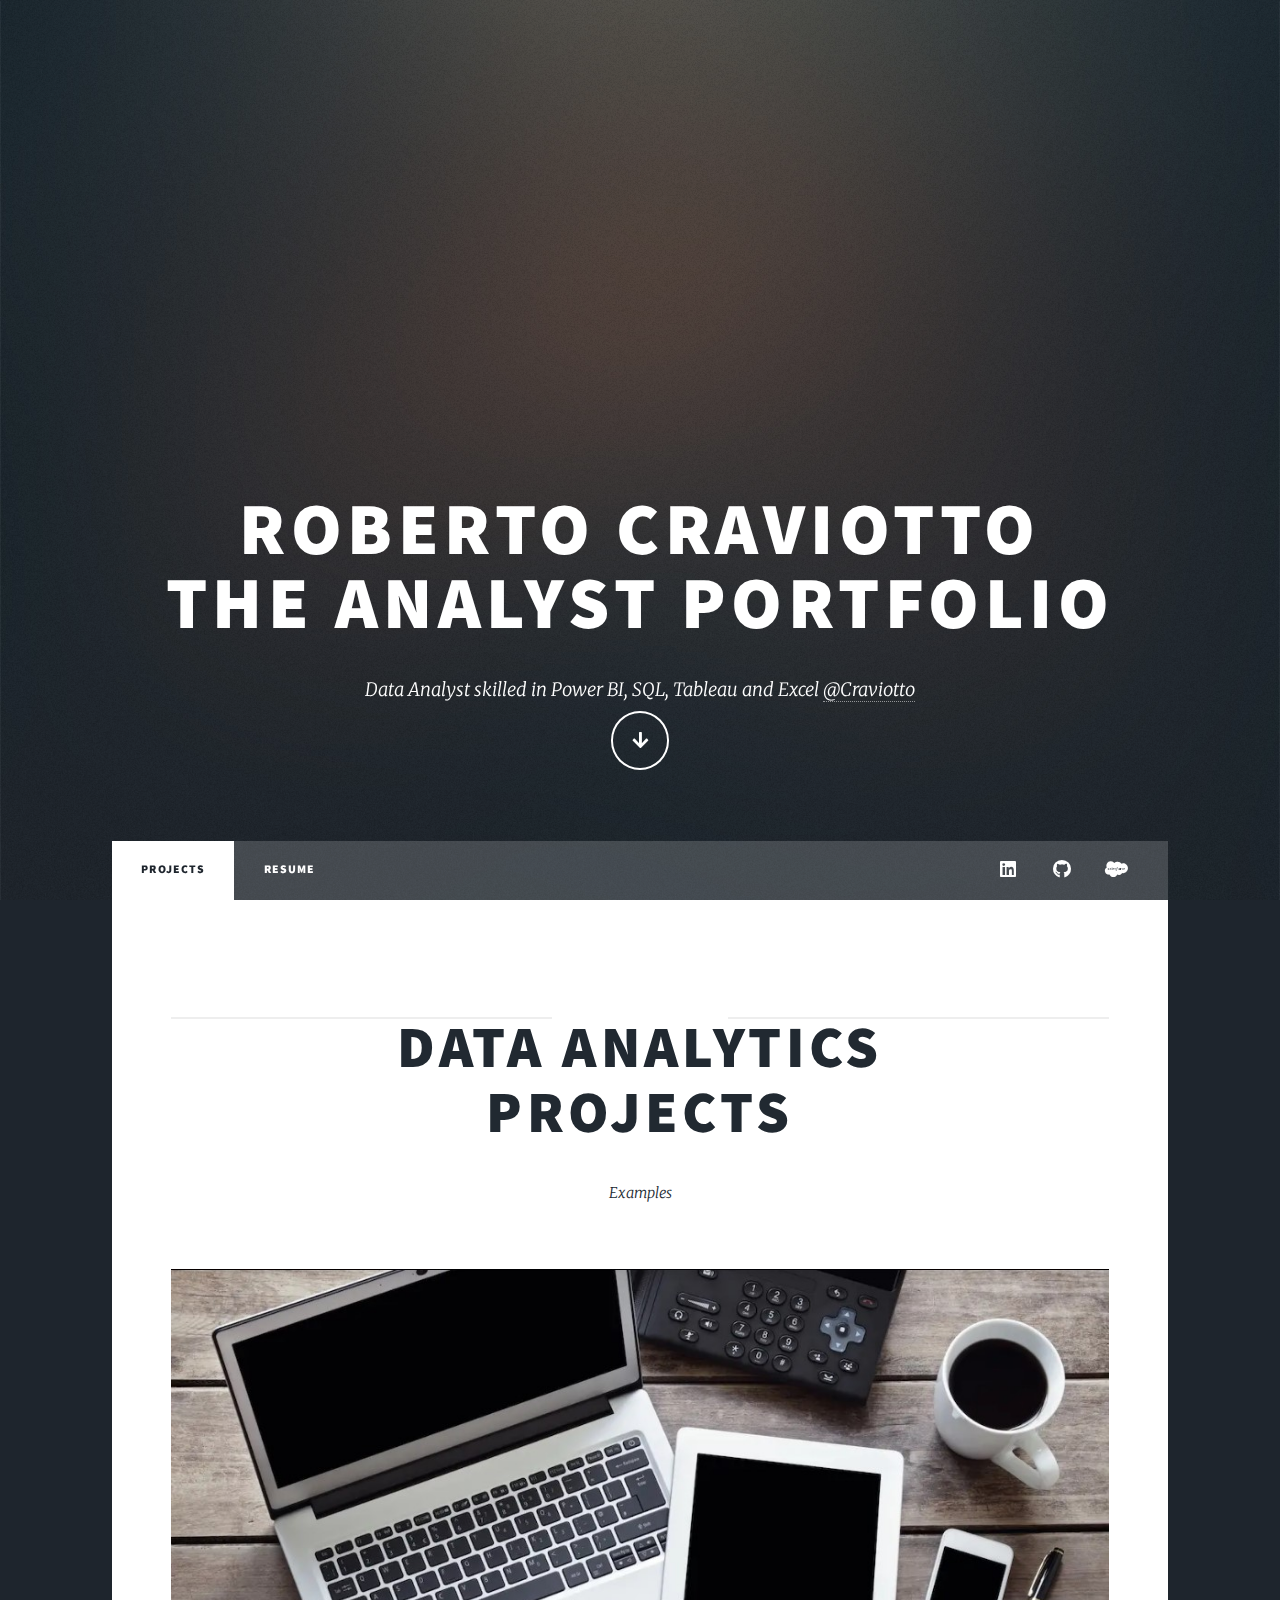
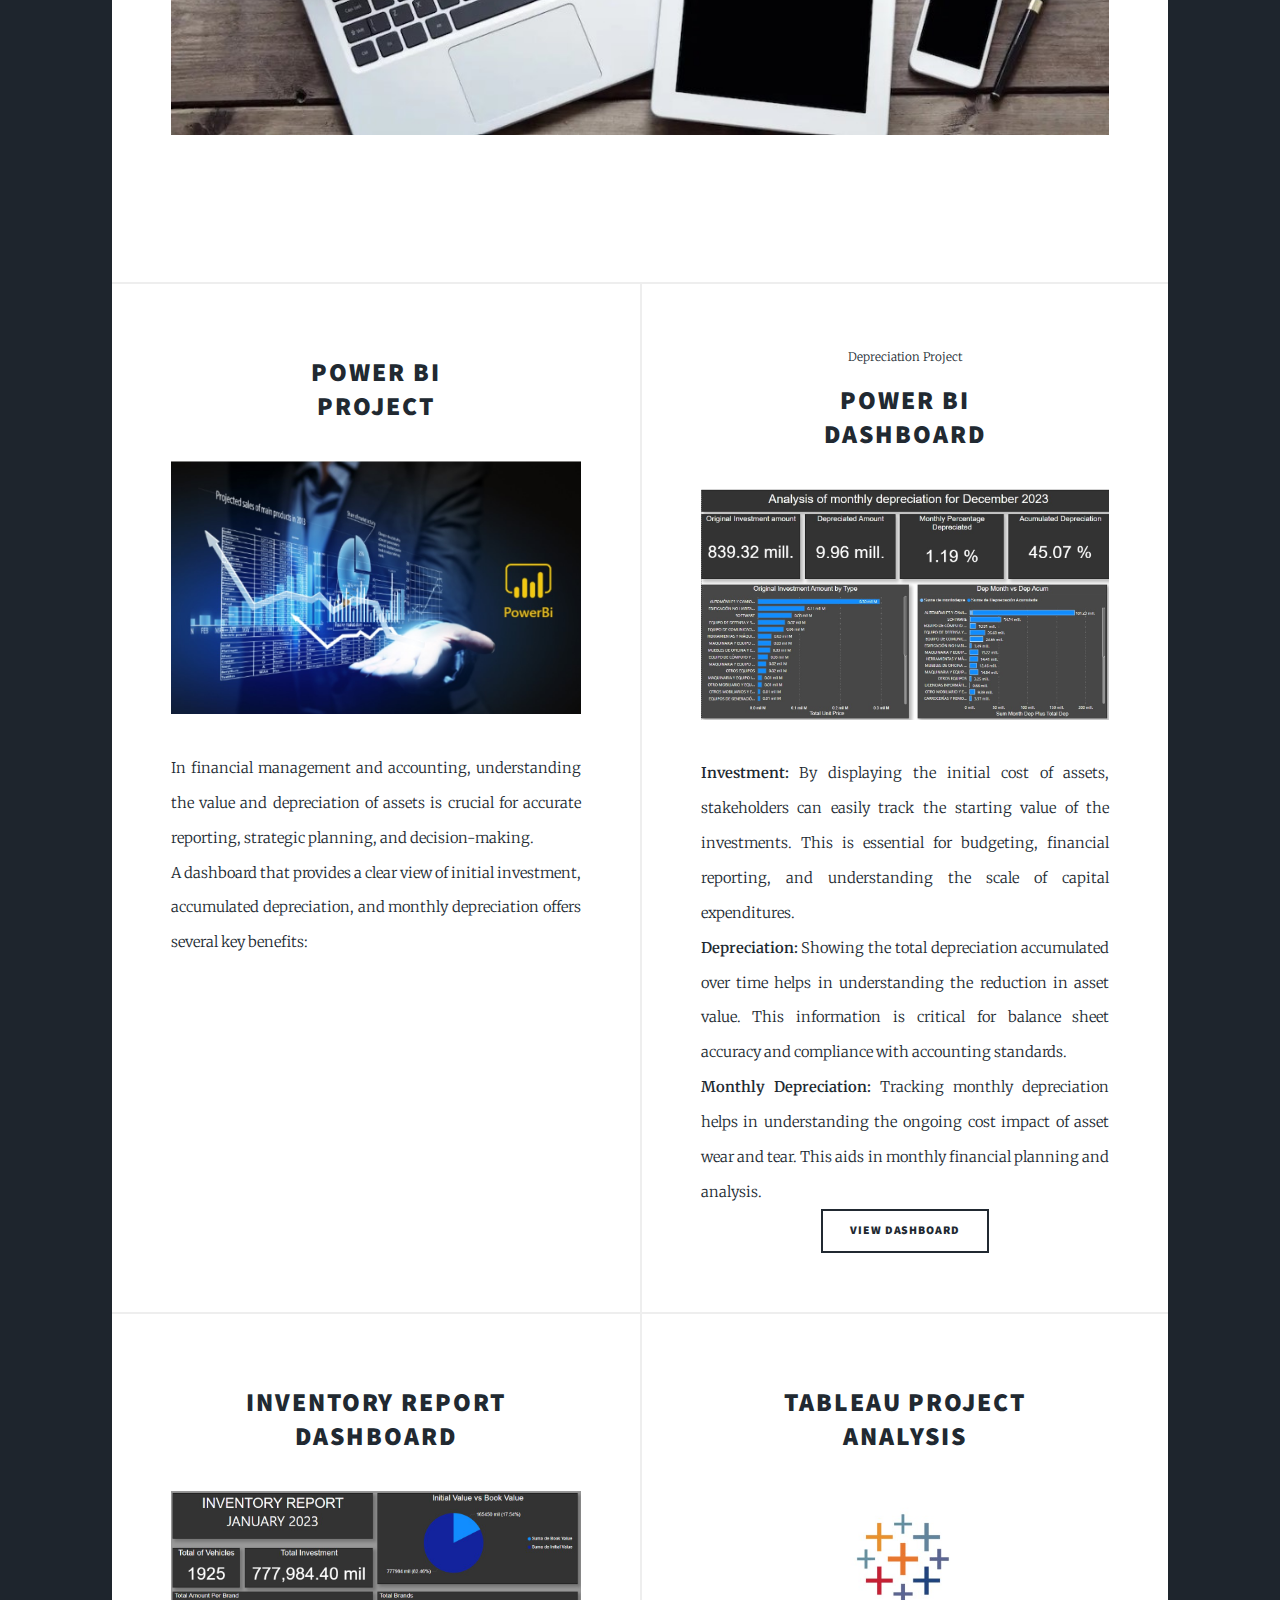
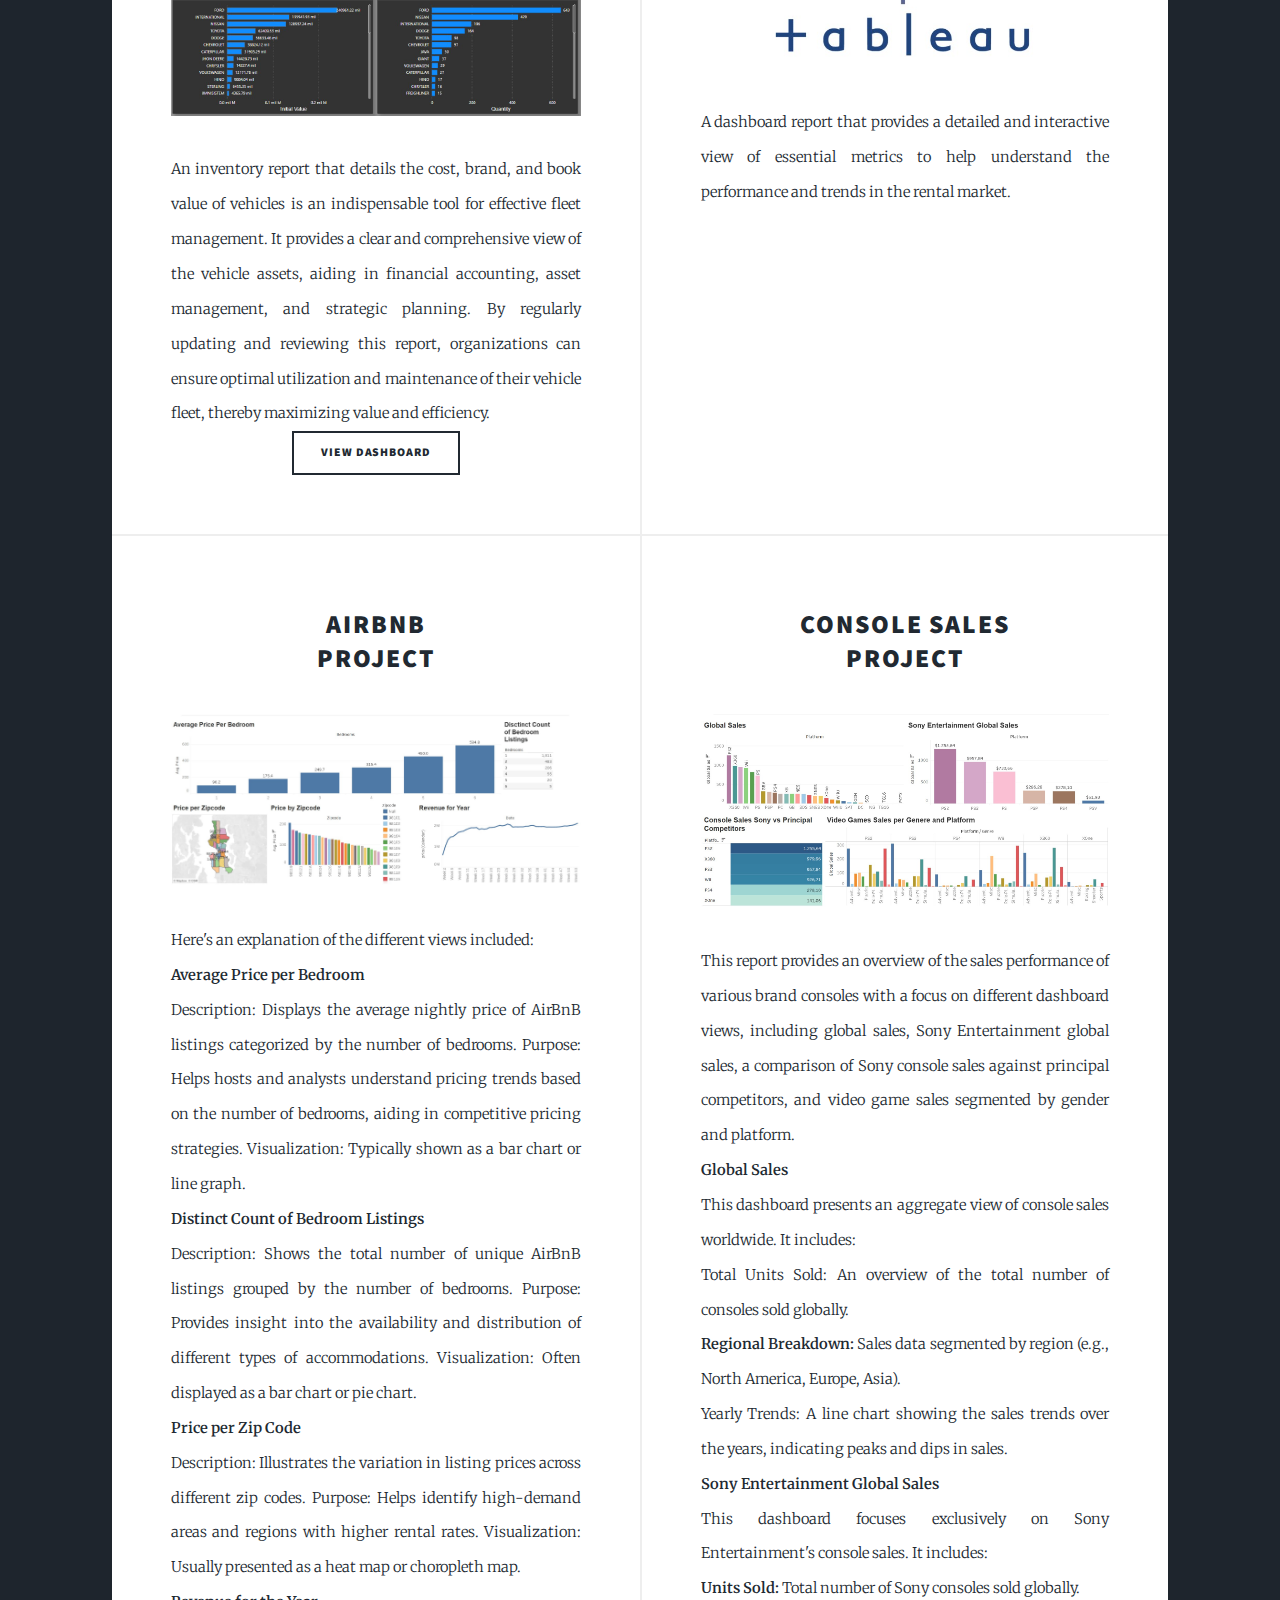
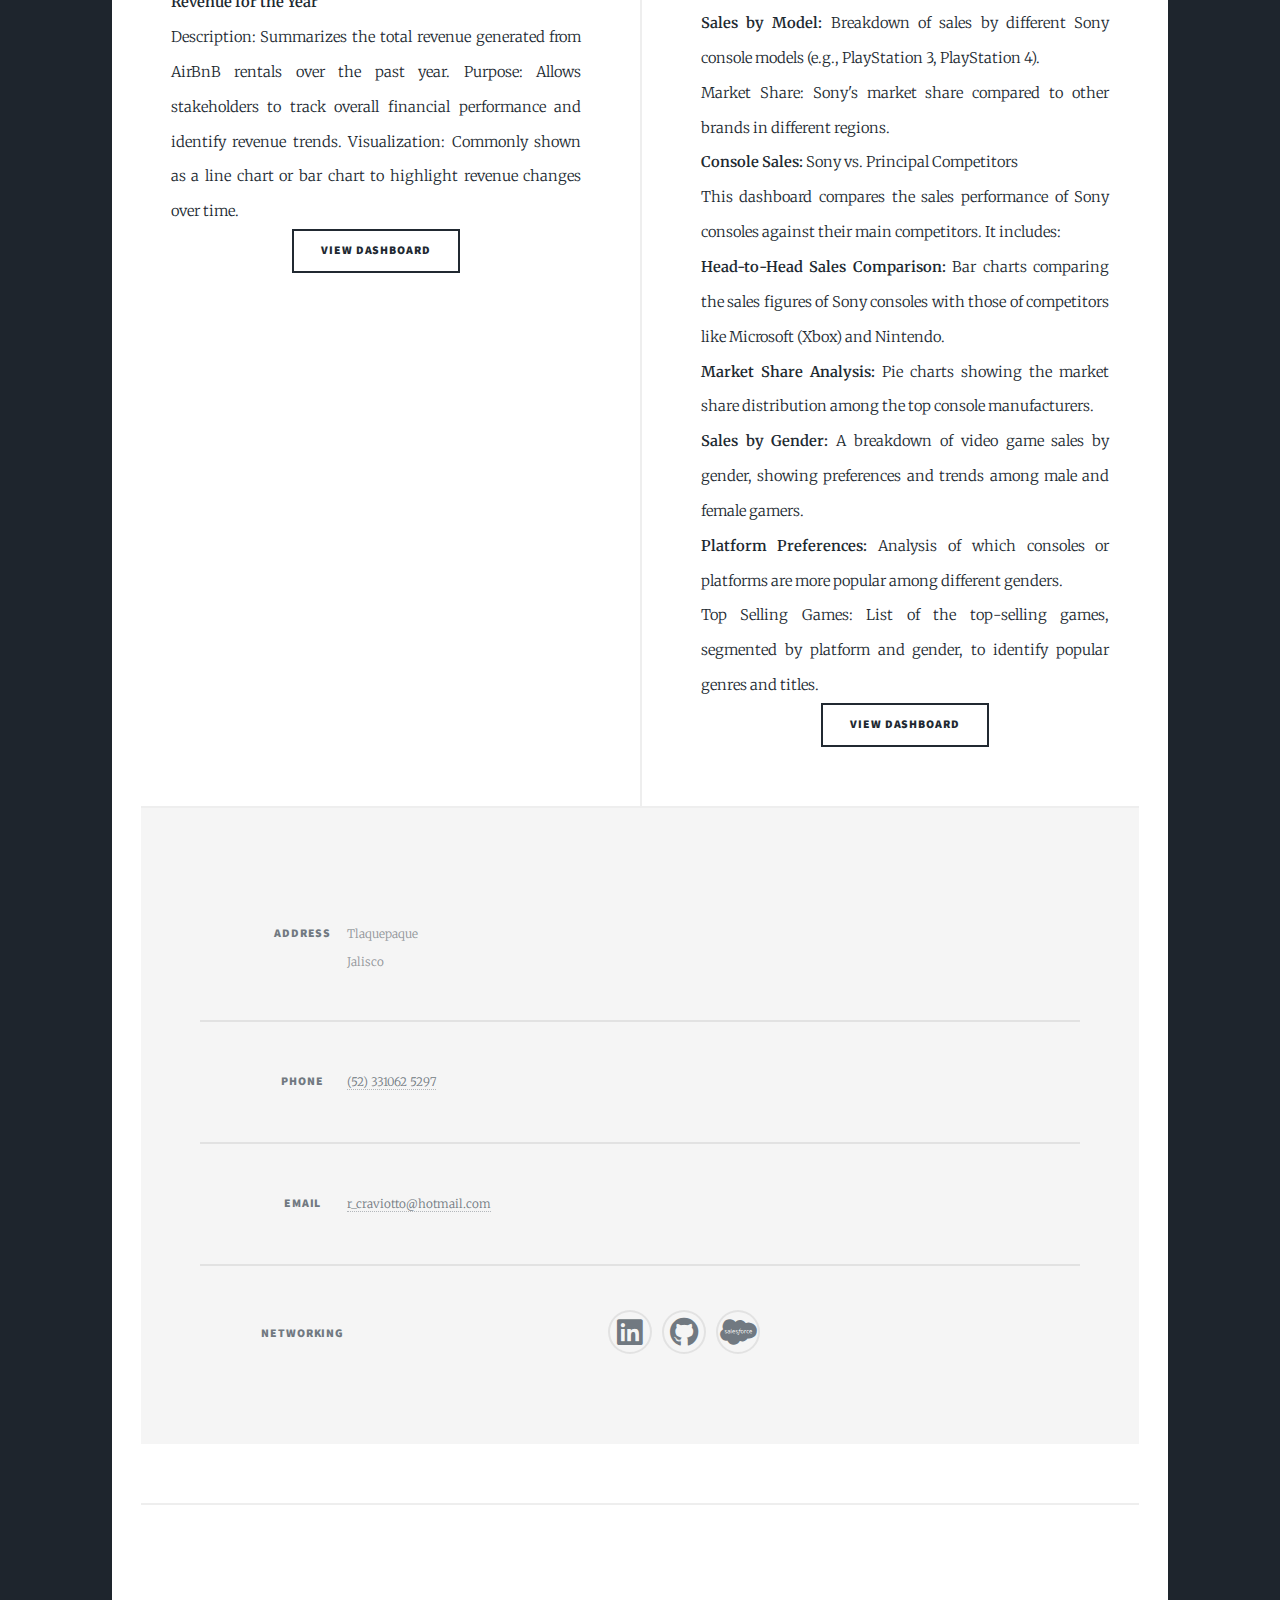
<file: index.html>
<!DOCTYPE HTML>
<!--
	Massively by HTML5 UP
	html5up.net | @ajlkn
	Free for personal and commercial use under the CCA 3.0 license (html5up.net/license)
-->
<html>
	<head>
		<title>Roberto Craviotto The Analyst Portfolio</title>
		<meta charset="utf-8" />
		<meta name="viewport" content="width=device-width, initial-scale=1, user-scalable=no" />
		<link rel="stylesheet" href="assets/css/main.css" />
		<noscript><link rel="stylesheet" href="assets/css/noscript.css" /></noscript>
	</head>
	<body class="is-preload">

		<!-- Wrapper -->
			<div id="wrapper" class="fade-in">

				<!-- Intro -->
					<div id="intro">
						<h1>Roberto Craviotto <br />
						the analyst Portfolio</h1>
						<p>Data Analyst skilled in Power BI, SQL, Tableau and Excel <a href="https://www.linkedin.com/in/roberto-craviotto-2880baba/">@Craviotto</a>
						<ul class="actions">
							<li><a href="#header" class="button icon solid solo fa-arrow-down scrolly">Continue</a></li>
						</ul>
					</div>

				<!-- Header -->
					<header id="header">
						<a href="index.html" class="logo">Roberto The Analyst</a>
					</header>

				<!-- Nav -->
					<nav id="nav">
						<ul class="links">
							<li class="active"><a href="index.html">Projects</a></li>
							<li><a href="resume.html">Resume</a></li>
							<!-- <li><a href="elements.html">Elements Reference</a></li> -->
						
						</ul>
						<ul class="icons">
							<li><a href="https://www.linkedin.com/in/roberto-craviotto-2880baba/" class="icon brands fa-linkedin"><span class="label">LinkedIn</span></a></li>	
							<li><a href="https://github.com/robertocraviotto" class="icon brands alt fa-github"><span class="label">GitHub</span></a></li>
							<li><a href="https://public.tableau.com/app/profile/roberto.craviotto" class="icon brands alt fa-salesforce"><span class="label">Tableau</span></a></li>
						</ul>
					</nav>

				<!-- Main -->
					<div id="main">

						<!-- Featured Post -->
							<article class="post featured">
								<header class="major">
									<span class="date"></span>
									<h2><a href="#">Data Analytics<br />
									Projects</a></h2>
									<p>Examples</p>
								</header>
								<a href="#" class="image main"><img src="images/pic_deskTab.jpg" alt="" /></a>
								<ul class="actions special">
									<!-- <li><a href="#" class="button large">View Project</a></li> -->
								</ul>
							</article>

						<!-- Posts -->
							<section class="posts">
								<article>
									<header>
										<title>Parrafos consecutivos sin espacio</title>
										<style>
											p {
												margin: 0;
											}
										</style>
										<span class="date"></span>
										<h2><a href="#">Power BI<br />
										Project</a></h2>
									</header>
									<a href="#" class="image fit"><img src="images/PicPowerBi.jpg" alt="" /></a>
									<p>In financial management and accounting, understanding the value and 
										depreciation of assets is crucial for accurate reporting, strategic 
										planning, and decision-making.</p>
									<p>	A dashboard that provides a clear view of 
										initial investment, accumulated depreciation, and monthly depreciation offers 
										several key benefits:</p>
									<ul class="actions special">
										<!--<li><a href="#" class="button">View Project</a></li> -->
									</ul>
								</article>
								<article>
									<header>
										<span class="date">Depreciation Project</span>
										<h2><a href="#">Power BI<br />
										Dashboard</a></h2>
									</header>
									<a href="images/PicDep.jpg" class="image fit"><img src="images/PicDep.jpg" alt="" /></a>
									<p><strong>Investment:</strong> By displaying the initial cost of assets, stakeholders 
										can easily track the starting value of the investments. This is essential 
										for budgeting, financial reporting, and understanding the scale of capital 
										expenditures.</p>
									<p>	<strong>Depreciation:</strong> Showing the total depreciation accumulated over 
										time helps in understanding the reduction in asset value. This information 
										is critical for balance sheet accuracy and compliance with accounting standards.</p>
									<p><strong>Monthly Depreciation:</strong> Tracking monthly depreciation helps in understanding the 
										ongoing cost impact of asset wear and tear. This aids in monthly financial 
										planning and analysis.</p>
									<ul class="actions special">
										<li><a href="images/PicDep.jpg" class="button">View Dashboard</a></li>
									</ul>
								</article>
								<article>
									<header>
										<span class="date"></span>
										<h2><a href="#">Inventory Report<br />
										Dashboard</a></h2>
									</header>
									<a href="images/PicInventory.jpg" class="image fit"><img src="images/PicInventory.jpg" alt="" /></a>
									<p>An inventory report that details the cost, brand, and book value of vehicles is an 
										indispensable tool for effective fleet management. It provides a clear and 
										comprehensive view of the vehicle assets, aiding in financial accounting, asset 
										management, and strategic planning. By regularly updating and reviewing this report, 
										organizations can ensure optimal utilization and maintenance of their vehicle fleet, 
										thereby maximizing value and efficiency.</p>
									<ul class="actions special">
										<li><a href="images/PicInventory.jpg" class="button">View Dashboard</a></li>
									</ul>
								</article>
								<article>
									<header>
										<span class="date"></span>
										<h2><a href="#">Tableau Project<br />
										Analysis</a></h2>
									</header>
									<a href="#" class="image fit"><img src="images/PicTableau.jpg" alt="" /></a>
									<p>A dashboard report that provides a detailed and interactive view of essential metrics to help understand the performance and trends in the rental market.</p>
									<ul class="actions special">
										<!-- <li><a href="#" class="button">Full Story</a></li> -->
									</ul>
								</article>
								<article>
									<header>
										<span class="date"></span>
										<h2><a href="#">AirBnB<br />
										Project</a></h2>
									</header>
									<a href="images/PicAirBnB.jpg" class="image fit"><img src="images/PicAirBnB.jpg" alt="" /></a>
									<p>Here's an explanation of the different views included:</p>
									<p><strong>Average Price per Bedroom</strong></p>
									<p>Description: Displays the average nightly price of AirBnB listings categorized by the number of bedrooms.
										Purpose: Helps hosts and analysts understand pricing trends based on the number of bedrooms, aiding in competitive pricing strategies.
										Visualization: Typically shown as a bar chart or line graph.</p>
									<p><strong>Distinct Count of Bedroom Listings</strong></p>
									<p>Description: Shows the total number of unique AirBnB listings grouped by the number of bedrooms.
										Purpose: Provides insight into the availability and distribution of different types of accommodations.
										Visualization: Often displayed as a bar chart or pie chart.</p>	
									<p><strong>Price per Zip Code</strong></p>	
									<p>Description: Illustrates the variation in listing prices across different zip codes.
										Purpose: Helps identify high-demand areas and regions with higher rental rates.
										Visualization: Usually presented as a heat map or choropleth map.</p>
									<p><strong>Revenue for the Year</strong></p>
									<p>Description: Summarizes the total revenue generated from AirBnB rentals over the past year.
										Purpose: Allows stakeholders to track overall financial performance and identify revenue trends.
										Visualization: Commonly shown as a line chart or bar chart to highlight revenue changes over time.</p>			
									<ul class="actions special">
										<li><a href="images/PicAirBnB.jpg" class="button">View Dashboard</a></li>
									</ul>
								</article>
								<article>
									<header>
										<span class="date"></span>
										<h2><a href="#">Console Sales<br />
										Project</a></h2>
									</header>
									<a href="images/PicSales.jpg" class="image fit"><img src="images/PicSales.jpg" alt="" /></a>
									<p>This report provides an overview of the sales performance of various brand consoles with a focus on different 
										dashboard views, including global sales, Sony Entertainment global sales, a comparison of Sony console sales against principal competitors, and video game sales segmented by gender and platform.</p>
									<p><strong>Global Sales</strong></p>
									<p>This dashboard presents an aggregate view of console sales worldwide. It includes:</p>
									<p>Total Units Sold: An overview of the total number of consoles sold globally.</p>
									<p><strong>Regional Breakdown:</strong> Sales data segmented by region (e.g., North America, Europe, Asia).</p>
									<p>Yearly Trends: A line chart showing the sales trends over the years, indicating peaks and dips in sales.</p>
									<p><strong>Sony Entertainment Global Sales</strong></p>
									<p>This dashboard focuses exclusively on Sony Entertainment's console sales. It includes:</p>
									<p><strong>Units Sold:</strong> Total number of Sony consoles sold globally.</p>
									<p><strong>Sales by Model:</strong> Breakdown of sales by different Sony console models (e.g., PlayStation 3, PlayStation 4).</p>
									<p>Market Share: Sony's market share compared to other brands in different regions.</p>
									<p><strong>Console Sales:</strong> Sony vs. Principal Competitors</strong></p>
									<p>This dashboard compares the sales performance of Sony consoles against their main competitors. It includes:</p>
									<p><strong>Head-to-Head Sales Comparison:</strong> Bar charts comparing the sales figures of Sony consoles with those of competitors like Microsoft (Xbox) and Nintendo.</p>
									<p><strong>Market Share Analysis:</strong> Pie charts showing the market share distribution among the top console manufacturers.</p>
									<p><strong>Sales by Gender:</strong> A breakdown of video game sales by gender, showing preferences and trends among male and female gamers.</p>
									<p><strong>Platform Preferences:</strong> Analysis of which consoles or platforms are more popular among different genders.</p>
									<p>Top Selling Games: List of the top-selling games, segmented by platform and gender, to identify popular genres and titles.</p>
									<ul class="actions special">
										<li><a href="images/PicSales.jpg" class="button">View Dashboard</a></li>
									</ul>
								</article>
							</section>
							

					<footer id="footer">
						<section class="split contact">
							<section class="alt">
								<h3>Address</h3>
								<p>Tlaquepaque<br />
								Jalisco </p>
							</section>
							<section>
								<h3>Phone</h3>
								<p><a href="#">(52) 331062 5297</a></p>
							</section>
							<section>
								<h3>Email</h3>
								<p><a href="#">r_craviotto@hotmail.com</a></p>
							</section>
							<section>
								<h3>Networking</h3>
								<ul class="icons alt">
									<li><a href="https://www.linkedin.com/in/roberto-craviotto-2880baba/" class="icon brands fa-linkedin"><span class="label">LinkedIn</span></a></li>
									<li><a href="https://github.com/robertocraviotto" class="icon brands alt fa-github"><span class="label">GitHub</span></a></li>
									<li><a href="https://public.tableau.com/app/profile/roberto.craviotto" class="icon brands alt fa-salesforce"><span class="label">Tableau</span></a></li>
								</ul>
							</section>
						</section>
					</footer>

				<!-- Copyright -->
					<div id="copyright">
						<ul><li>&copy; Untitled</li><li>Design: <a href="https://html5up.net">HTML5 UP</a></li></ul>
					</div>

			</div>

		<!-- Scripts -->
			<script src="assets/js/jquery.min.js"></script>
			<script src="assets/js/jquery.scrollex.min.js"></script>
			<script src="assets/js/jquery.scrolly.min.js"></script>
			<script src="assets/js/browser.min.js"></script>
			<script src="assets/js/breakpoints.min.js"></script>
			<script src="assets/js/util.js"></script>
			<script src="assets/js/main.js"></script>

	</body>
</html>
</file>
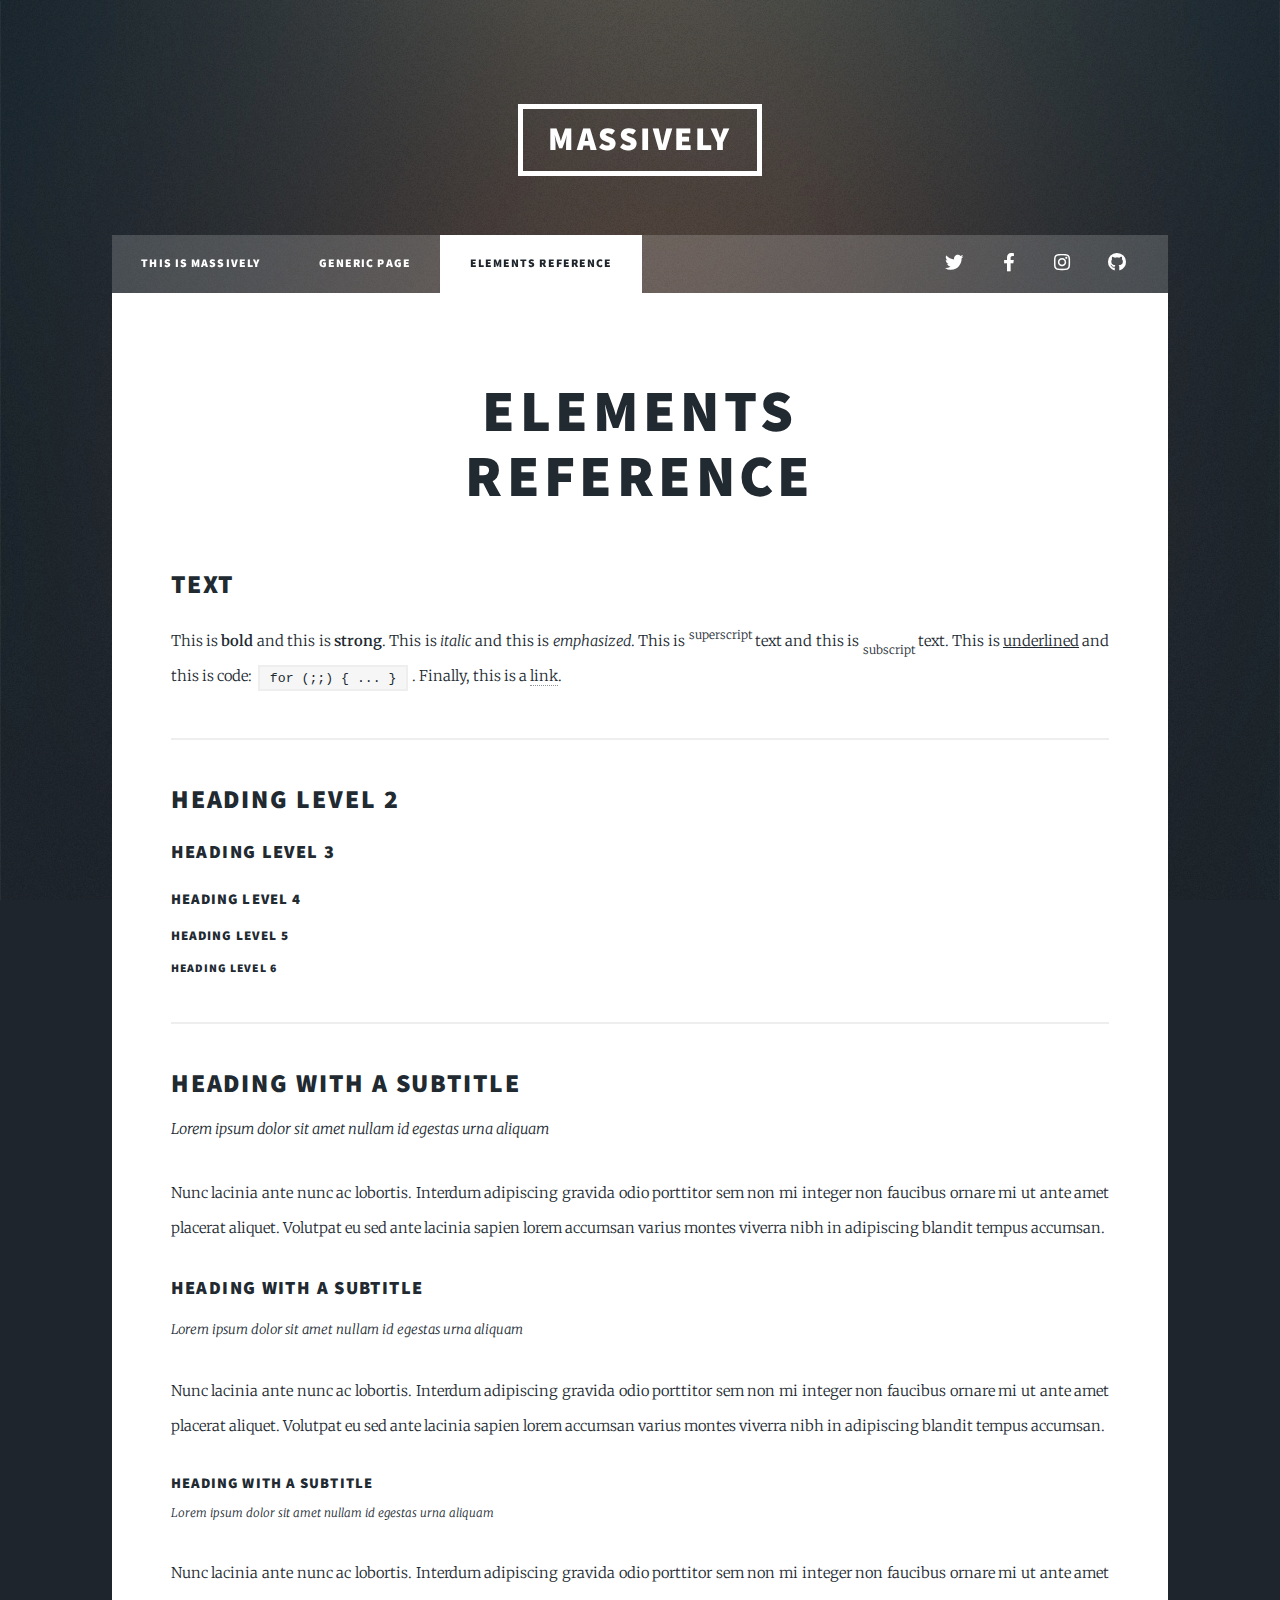
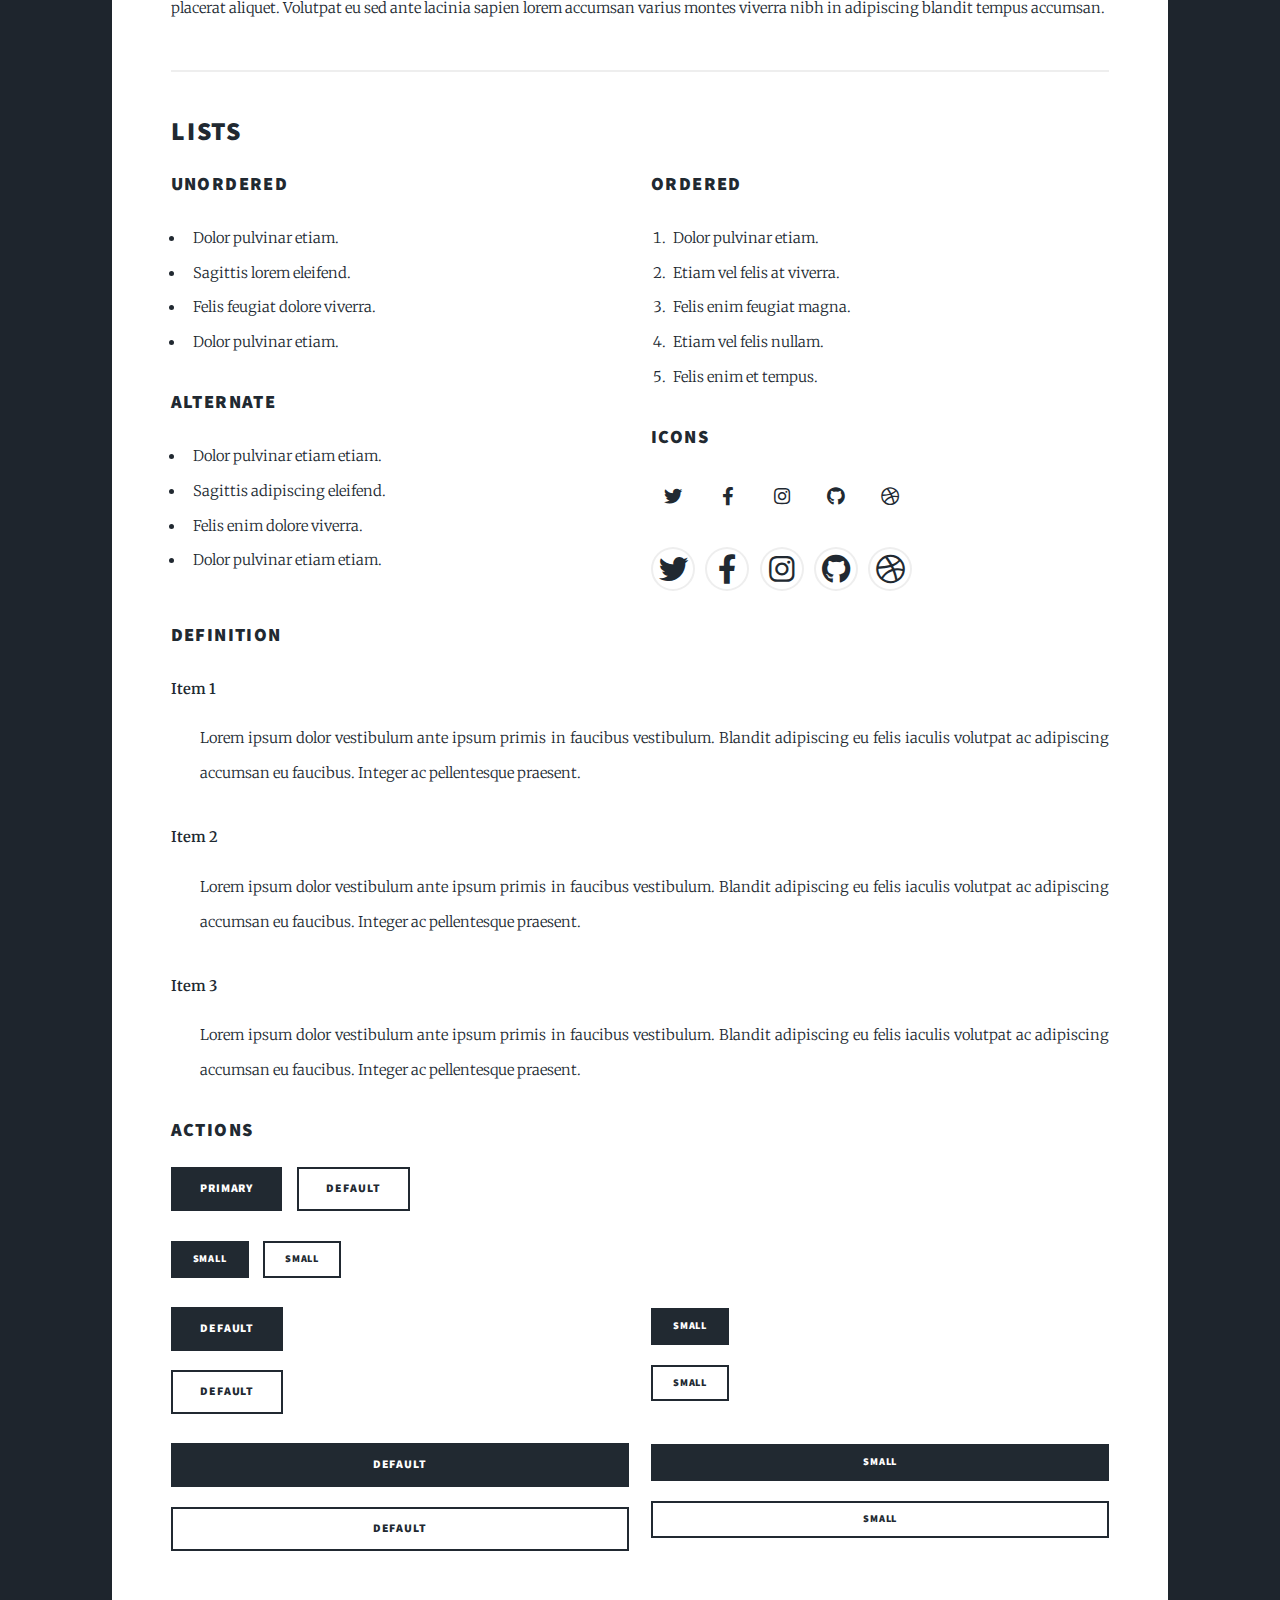
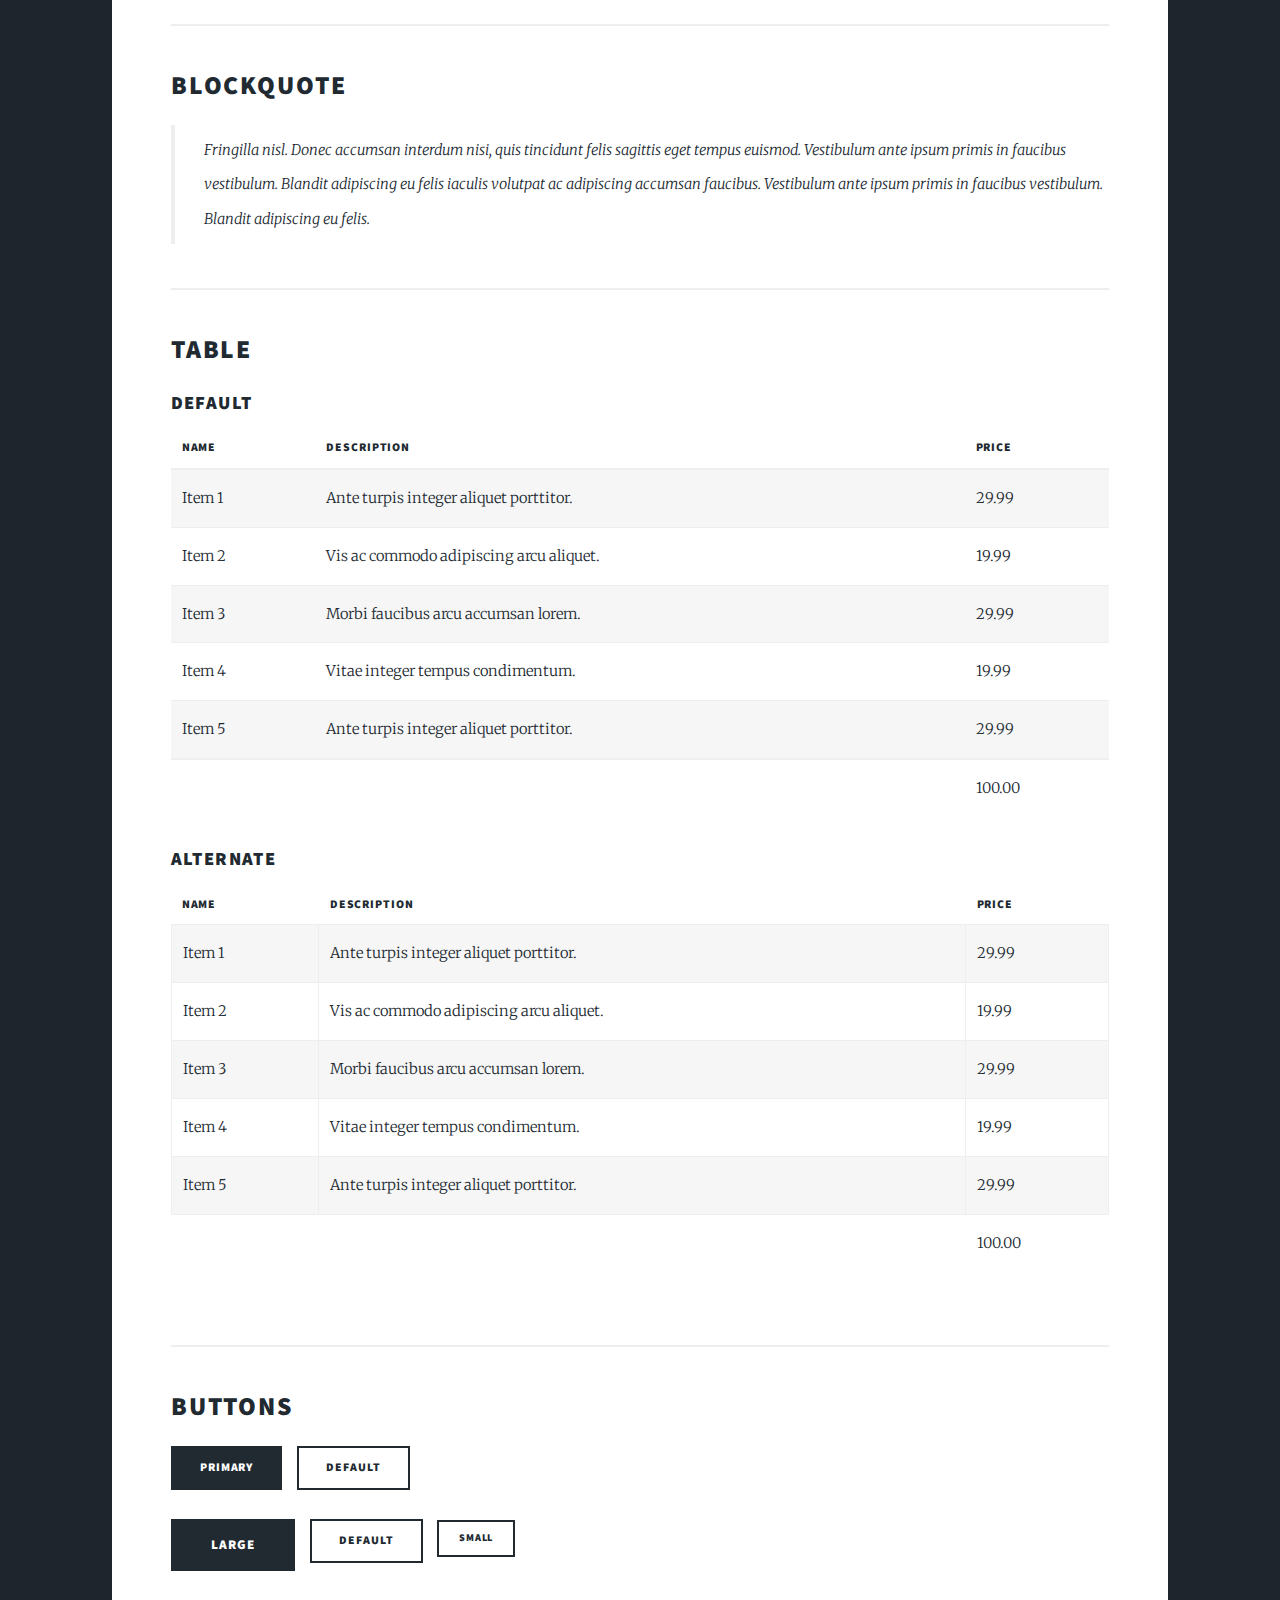
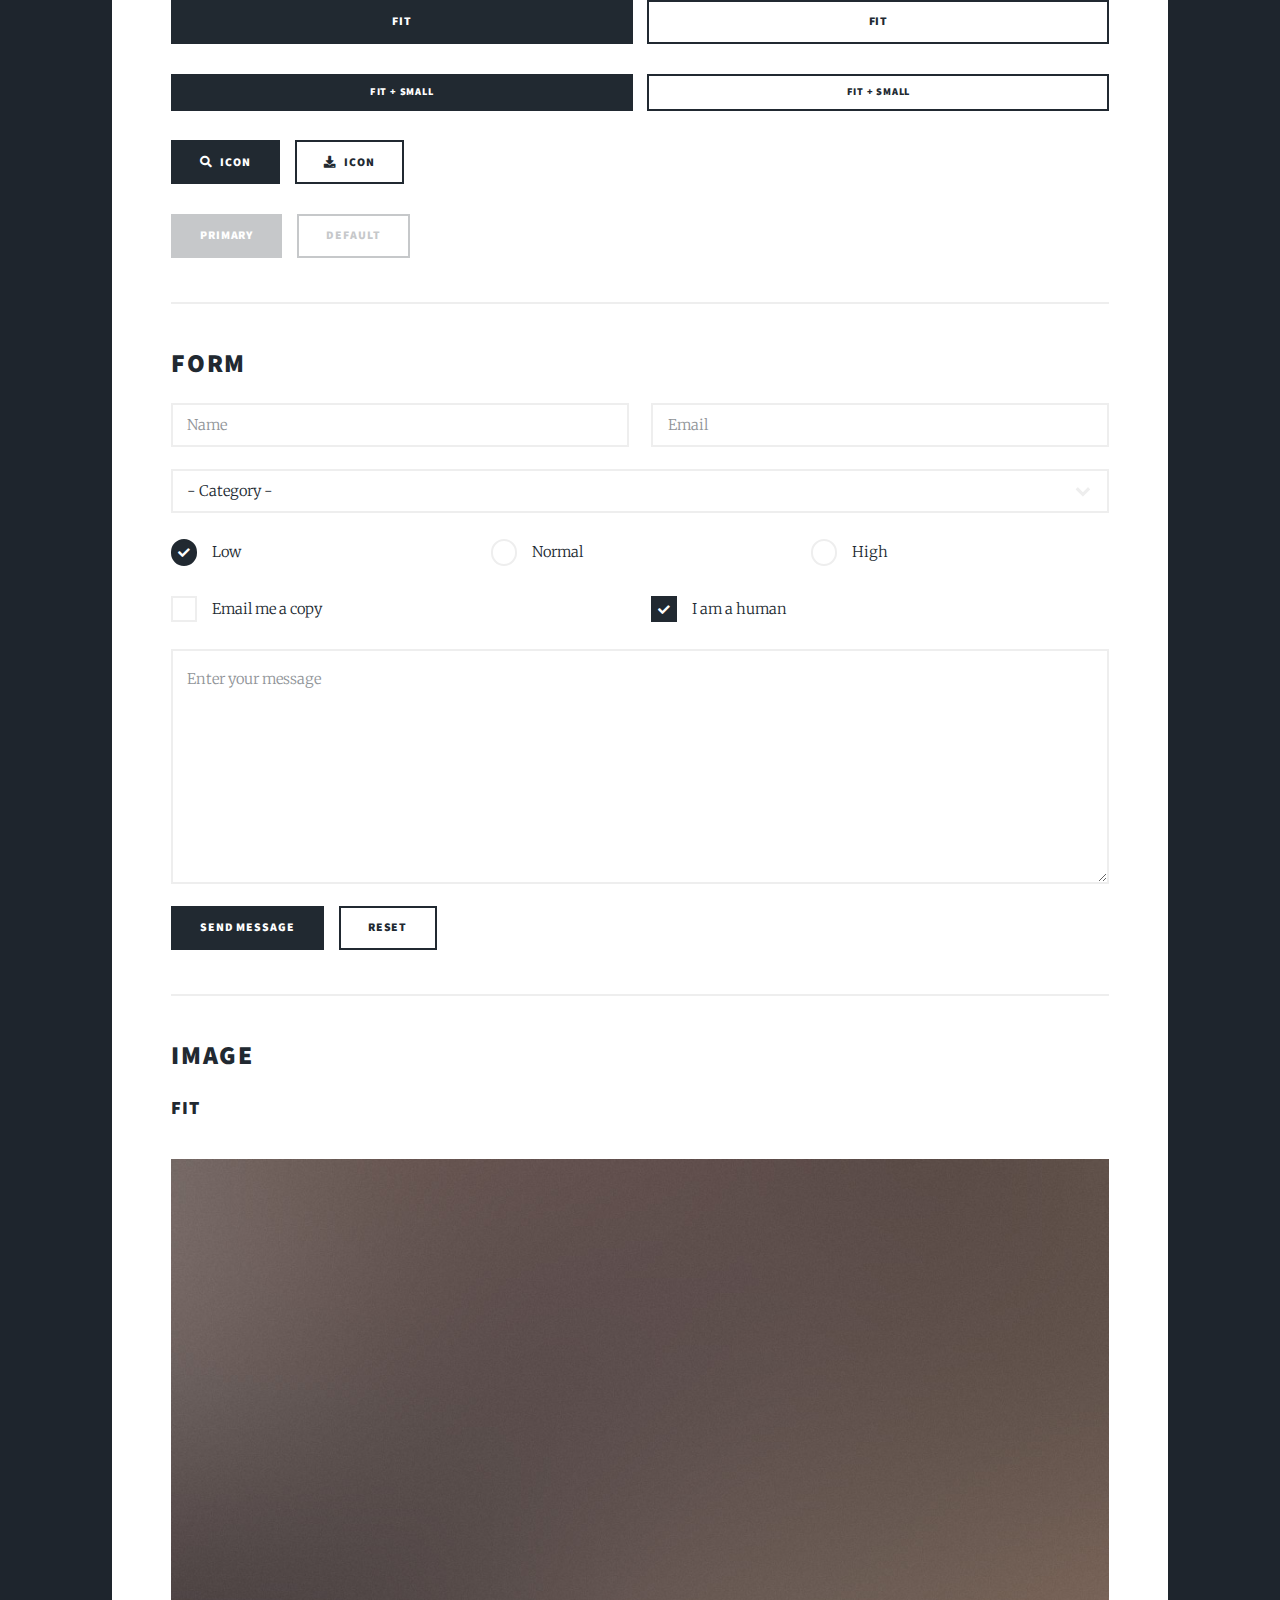
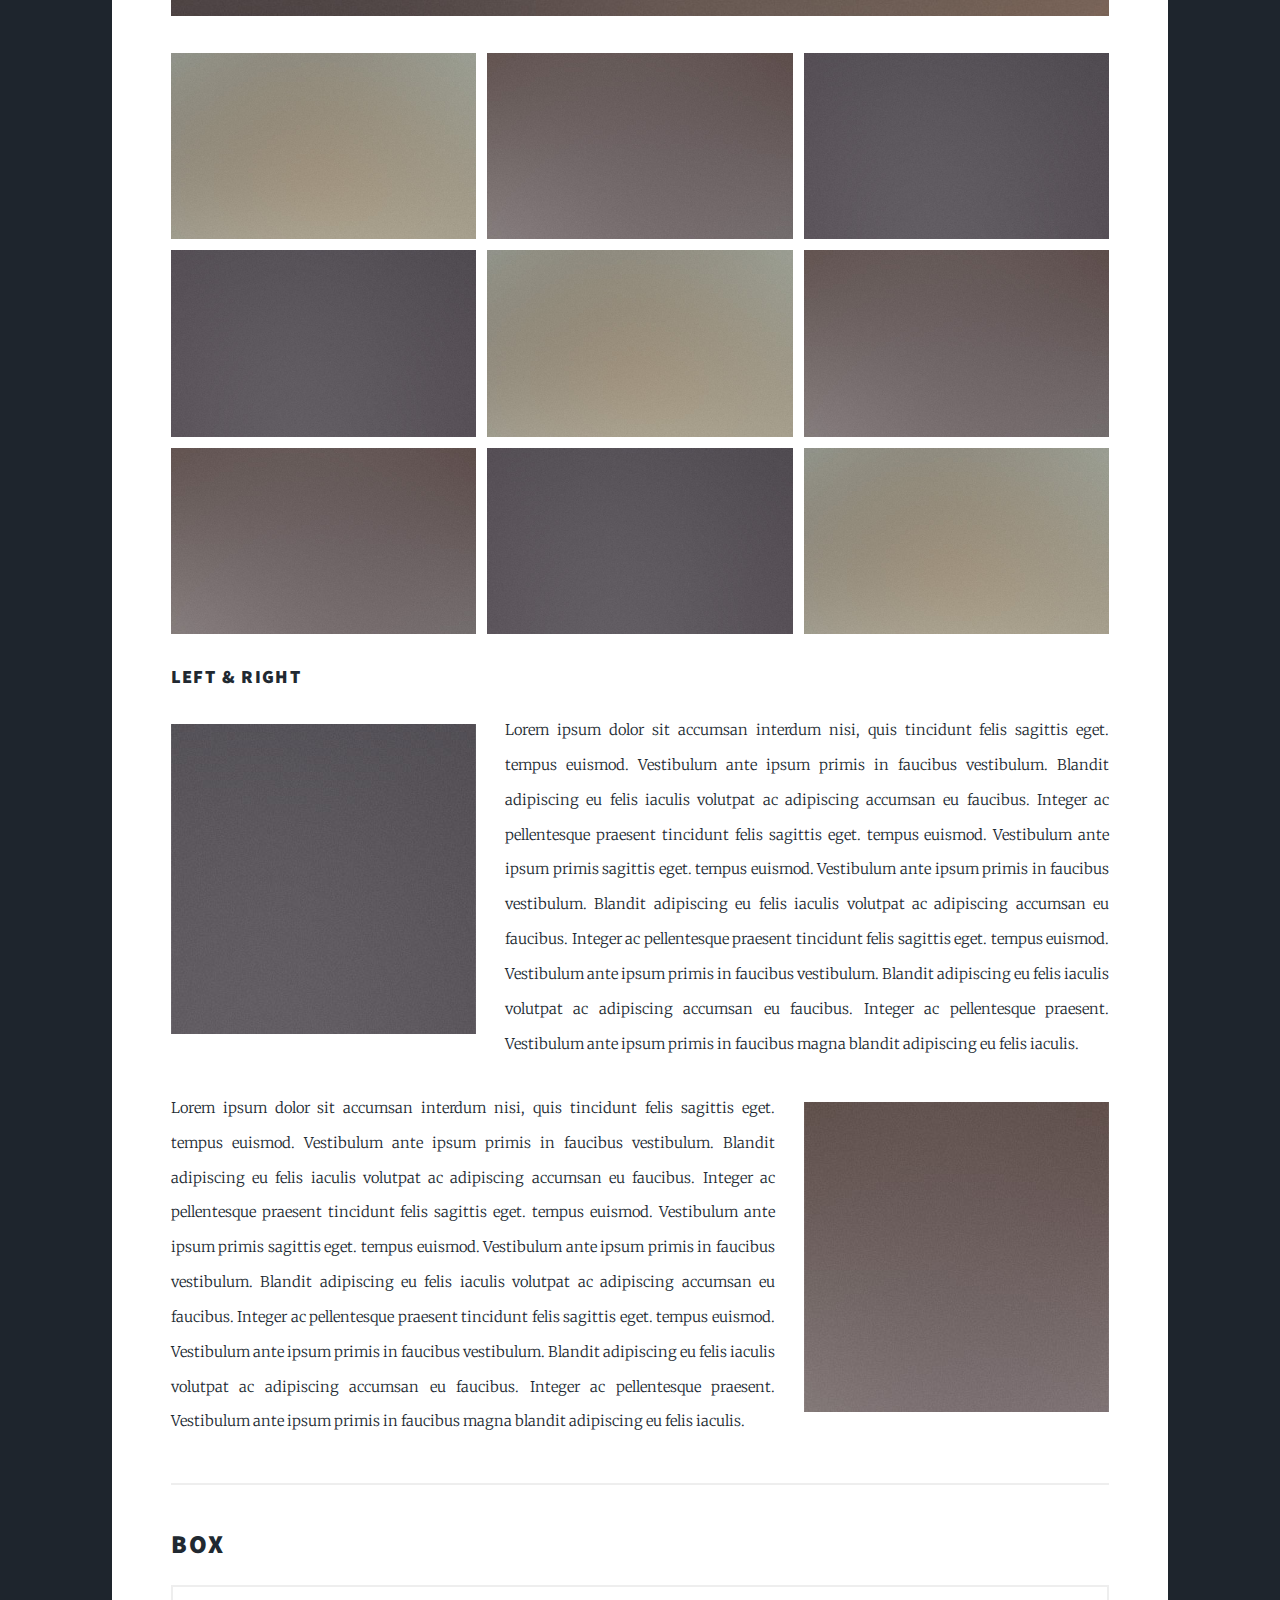
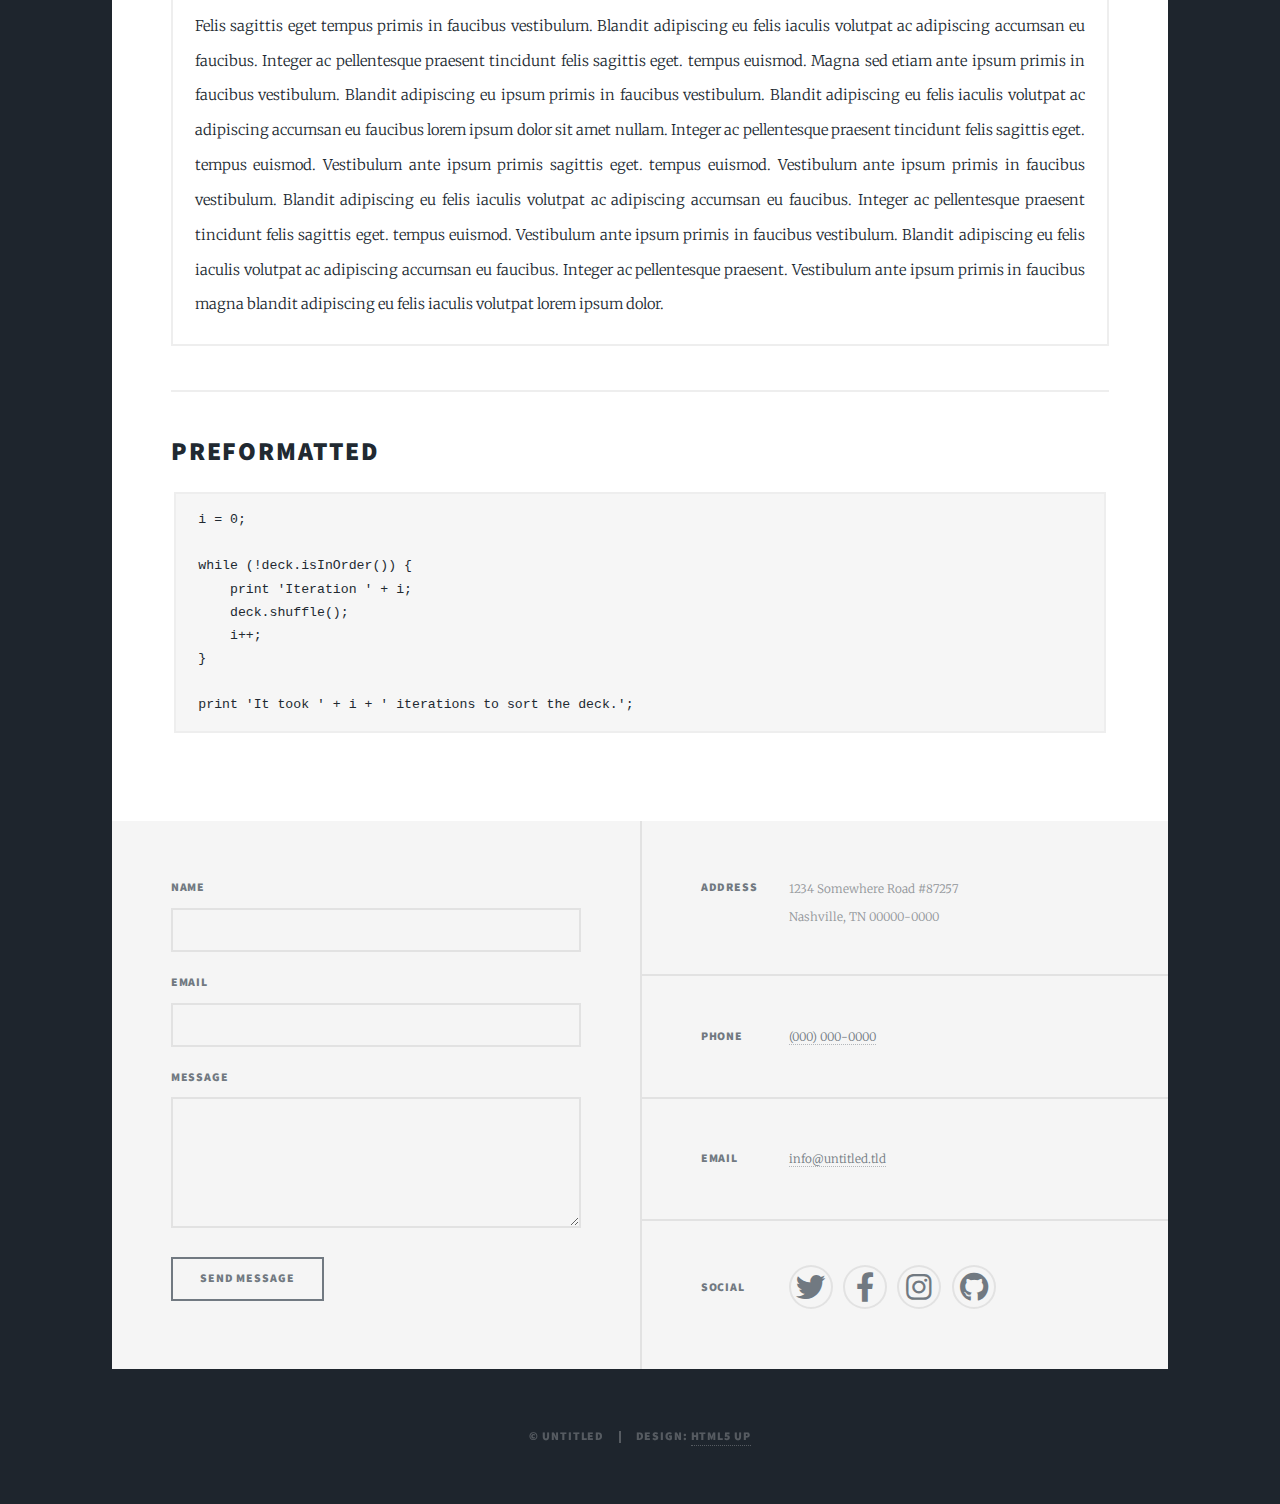
<file: elements.html>
<!DOCTYPE HTML>
<!--
	Massively by HTML5 UP
	html5up.net | @ajlkn
	Free for personal and commercial use under the CCA 3.0 license (html5up.net/license)
-->
<html>
	<head>
		<title>Elements Reference - Massively by HTML5 UP</title>
		<meta charset="utf-8" />
		<meta name="viewport" content="width=device-width, initial-scale=1, user-scalable=no" />
		<link rel="stylesheet" href="assets/css/main.css" />
		<noscript><link rel="stylesheet" href="assets/css/noscript.css" /></noscript>
	</head>
	<body class="is-preload">

		<!-- Wrapper -->
			<div id="wrapper">

				<!-- Header -->
					<header id="header">
						<a href="index.html" class="logo">Massively</a>
					</header>

				<!-- Nav -->
					<nav id="nav">
						<ul class="links">
							<li><a href="index.html">This is Massively</a></li>
							<li><a href="generic.html">Generic Page</a></li>
							<li class="active"><a href="elements.html">Elements Reference</a></li>
						</ul>
						<ul class="icons">
							<li><a href="#" class="icon brands fa-twitter"><span class="label">Twitter</span></a></li>
							<li><a href="#" class="icon brands fa-facebook-f"><span class="label">Facebook</span></a></li>
							<li><a href="#" class="icon brands fa-instagram"><span class="label">Instagram</span></a></li>
							<li><a href="#" class="icon brands fa-github"><span class="label">GitHub</span></a></li>
						</ul>
					</nav>

				<!-- Main -->
					<div id="main">

						<!-- Post -->
							<section class="post">
								<header class="major">
									<h1>Elements<br />
									Reference</h1>
								</header>

								<!-- Text stuff -->
									<h2>Text</h2>
									<p>This is <b>bold</b> and this is <strong>strong</strong>. This is <i>italic</i> and this is <em>emphasized</em>.
									This is <sup>superscript</sup> text and this is <sub>subscript</sub> text.
									This is <u>underlined</u> and this is code: <code>for (;;) { ... }</code>.
									Finally, this is a <a href="#">link</a>.</p>
									<hr />
									<h2>Heading Level 2</h2>
									<h3>Heading Level 3</h3>
									<h4>Heading Level 4</h4>
									<h5>Heading Level 5</h5>
									<h6>Heading Level 6</h6>
									<hr />
									<header>
										<h2>Heading with a Subtitle</h2>
										<p>Lorem ipsum dolor sit amet nullam id egestas urna aliquam</p>
									</header>
									<p>Nunc lacinia ante nunc ac lobortis. Interdum adipiscing gravida odio porttitor sem non mi integer non faucibus ornare mi ut ante amet placerat aliquet. Volutpat eu sed ante lacinia sapien lorem accumsan varius montes viverra nibh in adipiscing blandit tempus accumsan.</p>
									<header>
										<h3>Heading with a Subtitle</h3>
										<p>Lorem ipsum dolor sit amet nullam id egestas urna aliquam</p>
									</header>
									<p>Nunc lacinia ante nunc ac lobortis. Interdum adipiscing gravida odio porttitor sem non mi integer non faucibus ornare mi ut ante amet placerat aliquet. Volutpat eu sed ante lacinia sapien lorem accumsan varius montes viverra nibh in adipiscing blandit tempus accumsan.</p>
									<header>
										<h4>Heading with a Subtitle</h4>
										<p>Lorem ipsum dolor sit amet nullam id egestas urna aliquam</p>
									</header>
									<p>Nunc lacinia ante nunc ac lobortis. Interdum adipiscing gravida odio porttitor sem non mi integer non faucibus ornare mi ut ante amet placerat aliquet. Volutpat eu sed ante lacinia sapien lorem accumsan varius montes viverra nibh in adipiscing blandit tempus accumsan.</p>

									<hr />

								<!-- Lists -->
									<h2>Lists</h2>
									<div class="row">
										<div class="col-6 col-12-small">

											<h3>Unordered</h3>
											<ul>
												<li>Dolor pulvinar etiam.</li>
												<li>Sagittis lorem eleifend.</li>
												<li>Felis feugiat dolore viverra.</li>
												<li>Dolor pulvinar etiam.</li>
											</ul>

											<h3>Alternate</h3>
											<ul class="alt">
												<li>Dolor pulvinar etiam etiam.</li>
												<li>Sagittis adipiscing eleifend.</li>
												<li>Felis enim dolore viverra.</li>
												<li>Dolor pulvinar etiam etiam.</li>
											</ul>

										</div>
										<div class="col-6 col-12-small">

											<h3>Ordered</h3>
											<ol>
												<li>Dolor pulvinar etiam.</li>
												<li>Etiam vel felis at viverra.</li>
												<li>Felis enim feugiat magna.</li>
												<li>Etiam vel felis nullam.</li>
												<li>Felis enim et tempus.</li>
											</ol>

											<h3>Icons</h3>
											<ul class="icons">
												<li><a href="#" class="icon brands fa-twitter"><span class="label">Twitter</span></a></li>
												<li><a href="#" class="icon brands fa-facebook-f"><span class="label">Facebook</span></a></li>
												<li><a href="#" class="icon brands fa-instagram"><span class="label">Instagram</span></a></li>
												<li><a href="#" class="icon brands fa-github"><span class="label">Github</span></a></li>
												<li><a href="#" class="icon brands fa-dribbble"><span class="label">Dribbble</span></a></li>
											</ul>
											<ul class="icons alt">
												<li><a href="#" class="icon brands alt fa-twitter"><span class="label">Twitter</span></a></li>
												<li><a href="#" class="icon brands alt fa-facebook-f"><span class="label">Facebook</span></a></li>
												<li><a href="#" class="icon brands alt fa-instagram"><span class="label">Instagram</span></a></li>
												<li><a href="#" class="icon brands alt fa-github"><span class="label">Github</span></a></li>
												<li><a href="#" class="icon brands alt fa-dribbble"><span class="label">Dribbble</span></a></li>
											</ul>

										</div>
									</div>
									<h3>Definition</h3>
									<dl>
										<dt>Item 1</dt>
										<dd>
											<p>Lorem ipsum dolor vestibulum ante ipsum primis in faucibus vestibulum. Blandit adipiscing eu felis iaculis volutpat ac adipiscing accumsan eu faucibus. Integer ac pellentesque praesent.</p>
										</dd>
										<dt>Item 2</dt>
										<dd>
											<p>Lorem ipsum dolor vestibulum ante ipsum primis in faucibus vestibulum. Blandit adipiscing eu felis iaculis volutpat ac adipiscing accumsan eu faucibus. Integer ac pellentesque praesent.</p>
										</dd>
										<dt>Item 3</dt>
										<dd>
											<p>Lorem ipsum dolor vestibulum ante ipsum primis in faucibus vestibulum. Blandit adipiscing eu felis iaculis volutpat ac adipiscing accumsan eu faucibus. Integer ac pellentesque praesent.</p>
										</dd>
									</dl>

									<h3>Actions</h3>
									<ul class="actions">
										<li><a href="#" class="button primary">Primary</a></li>
										<li><a href="#" class="button">Default</a></li>
									</ul>
									<ul class="actions small">
										<li><a href="#" class="button primary small">Small</a></li>
										<li><a href="#" class="button small">Small</a></li>
									</ul>
									<div class="row">
										<div class="col-6 col-12-small">
											<ul class="actions stacked">
												<li><a href="#" class="button primary">Default</a></li>
												<li><a href="#" class="button">Default</a></li>
											</ul>
										</div>
										<div class="col-6 col-12-small">
											<ul class="actions stacked">
												<li><a href="#" class="button primary small">Small</a></li>
												<li><a href="#" class="button small">Small</a></li>
											</ul>
										</div>
									</div>
									<div class="row">
										<div class="col-6 col-12-small">
											<ul class="actions stacked">
												<li><a href="#" class="button primary fit">Default</a></li>
												<li><a href="#" class="button fit">Default</a></li>
											</ul>
										</div>
										<div class="col-6 col-12-small">
											<ul class="actions stacked">
												<li><a href="#" class="button primary small fit">Small</a></li>
												<li><a href="#" class="button small fit">Small</a></li>
											</ul>
										</div>
									</div>

									<hr />

								<!-- Blockquote -->
									<h2>Blockquote</h2>
									<blockquote>Fringilla nisl. Donec accumsan interdum nisi, quis tincidunt felis sagittis eget tempus euismod. Vestibulum ante ipsum primis in faucibus vestibulum. Blandit adipiscing eu felis iaculis volutpat ac adipiscing accumsan faucibus. Vestibulum ante ipsum primis in faucibus vestibulum. Blandit adipiscing eu felis.</blockquote>

									<hr />

								<!-- Table -->
									<h2>Table</h2>

									<h3>Default</h3>
									<div class="table-wrapper">
										<table>
											<thead>
												<tr>
													<th>Name</th>
													<th>Description</th>
													<th>Price</th>
												</tr>
											</thead>
											<tbody>
												<tr>
													<td>Item 1</td>
													<td>Ante turpis integer aliquet porttitor.</td>
													<td>29.99</td>
												</tr>
												<tr>
													<td>Item 2</td>
													<td>Vis ac commodo adipiscing arcu aliquet.</td>
													<td>19.99</td>
												</tr>
												<tr>
													<td>Item 3</td>
													<td> Morbi faucibus arcu accumsan lorem.</td>
													<td>29.99</td>
												</tr>
												<tr>
													<td>Item 4</td>
													<td>Vitae integer tempus condimentum.</td>
													<td>19.99</td>
												</tr>
												<tr>
													<td>Item 5</td>
													<td>Ante turpis integer aliquet porttitor.</td>
													<td>29.99</td>
												</tr>
											</tbody>
											<tfoot>
												<tr>
													<td colspan="2"></td>
													<td>100.00</td>
												</tr>
											</tfoot>
										</table>
									</div>

									<h3>Alternate</h3>
									<div class="table-wrapper">
										<table class="alt">
											<thead>
												<tr>
													<th>Name</th>
													<th>Description</th>
													<th>Price</th>
												</tr>
											</thead>
											<tbody>
												<tr>
													<td>Item 1</td>
													<td>Ante turpis integer aliquet porttitor.</td>
													<td>29.99</td>
												</tr>
												<tr>
													<td>Item 2</td>
													<td>Vis ac commodo adipiscing arcu aliquet.</td>
													<td>19.99</td>
												</tr>
												<tr>
													<td>Item 3</td>
													<td> Morbi faucibus arcu accumsan lorem.</td>
													<td>29.99</td>
												</tr>
												<tr>
													<td>Item 4</td>
													<td>Vitae integer tempus condimentum.</td>
													<td>19.99</td>
												</tr>
												<tr>
													<td>Item 5</td>
													<td>Ante turpis integer aliquet porttitor.</td>
													<td>29.99</td>
												</tr>
											</tbody>
											<tfoot>
												<tr>
													<td colspan="2"></td>
													<td>100.00</td>
												</tr>
											</tfoot>
										</table>
									</div>

									<hr />

								<!-- Buttons -->
									<h2>Buttons</h2>
									<ul class="actions">
										<li><a href="#" class="button primary">Primary</a></li>
										<li><a href="#" class="button">Default</a></li>
									</ul>
									<ul class="actions">
										<li><a href="#" class="button primary large">Large</a></li>
										<li><a href="#" class="button">Default</a></li>
										<li><a href="#" class="button small">Small</a></li>
									</ul>
									<ul class="actions fit">
										<li><a href="#" class="button primary fit">Fit</a></li>
										<li><a href="#" class="button fit">Fit</a></li>
									</ul>
									<ul class="actions fit small">
										<li><a href="#" class="button primary fit small">Fit + Small</a></li>
										<li><a href="#" class="button fit small">Fit + Small</a></li>
									</ul>
									<ul class="actions">
										<li><a href="#" class="button primary icon solid fa-search">Icon</a></li>
										<li><a href="#" class="button icon solid fa-download">Icon</a></li>
									</ul>
									<ul class="actions">
										<li><span class="button primary disabled">Primary</span></li>
										<li><span class="button disabled">Default</span></li>
									</ul>

									<hr />

								<!-- Form -->
									<h2>Form</h2>

									<form method="post" action="#">
										<div class="row gtr-uniform">
											<div class="col-6 col-12-xsmall">
												<input type="text" name="demo-name" id="demo-name" value="" placeholder="Name" />
											</div>
											<div class="col-6 col-12-xsmall">
												<input type="email" name="demo-email" id="demo-email" value="" placeholder="Email" />
											</div>
											<!-- Break -->
											<div class="col-12">
												<select name="demo-category" id="demo-category">
													<option value="">- Category -</option>
													<option value="1">Manufacturing</option>
													<option value="1">Shipping</option>
													<option value="1">Administration</option>
													<option value="1">Human Resources</option>
												</select>
											</div>
											<!-- Break -->
											<div class="col-4 col-12-small">
												<input type="radio" id="demo-priority-low" name="demo-priority" checked>
												<label for="demo-priority-low">Low</label>
											</div>
											<div class="col-4 col-12-small">
												<input type="radio" id="demo-priority-normal" name="demo-priority">
												<label for="demo-priority-normal">Normal</label>
											</div>
											<div class="col-4 col-12-small">
												<input type="radio" id="demo-priority-high" name="demo-priority">
												<label for="demo-priority-high">High</label>
											</div>
											<!-- Break -->
											<div class="col-6 col-12-small">
												<input type="checkbox" id="demo-copy" name="demo-copy">
												<label for="demo-copy">Email me a copy</label>
											</div>
											<div class="col-6 col-12-small">
												<input type="checkbox" id="demo-human" name="demo-human" checked>
												<label for="demo-human">I am a human</label>
											</div>
											<!-- Break -->
											<div class="col-12">
												<textarea name="demo-message" id="demo-message" placeholder="Enter your message" rows="6"></textarea>
											</div>
											<!-- Break -->
											<div class="col-12">
												<ul class="actions">
													<li><input type="submit" value="Send Message" class="primary" /></li>
													<li><input type="reset" value="Reset" /></li>
												</ul>
											</div>
										</div>
									</form>

									<hr />

								<!-- Image -->
									<h2>Image</h2>

									<h3>Fit</h3>
									<span class="image fit"><img src="images/pic01.jpg" alt="" /></span>
									<div class="box alt">
										<div class="row gtr-50 gtr-uniform">
											<div class="col-4"><span class="image fit"><img src="images/pic02.jpg" alt="" /></span></div>
											<div class="col-4"><span class="image fit"><img src="images/pic03.jpg" alt="" /></span></div>
											<div class="col-4"><span class="image fit"><img src="images/pic04.jpg" alt="" /></span></div>
											<!-- Break -->
											<div class="col-4"><span class="image fit"><img src="images/pic04.jpg" alt="" /></span></div>
											<div class="col-4"><span class="image fit"><img src="images/pic02.jpg" alt="" /></span></div>
											<div class="col-4"><span class="image fit"><img src="images/pic03.jpg" alt="" /></span></div>
											<!-- Break -->
											<div class="col-4"><span class="image fit"><img src="images/pic03.jpg" alt="" /></span></div>
											<div class="col-4"><span class="image fit"><img src="images/pic04.jpg" alt="" /></span></div>
											<div class="col-4"><span class="image fit"><img src="images/pic02.jpg" alt="" /></span></div>
										</div>
									</div>

									<h3>Left &amp; Right</h3>
									<p><span class="image left"><img src="images/pic08.jpg" alt="" /></span>Lorem ipsum dolor sit accumsan interdum nisi, quis tincidunt felis sagittis eget. tempus euismod. Vestibulum ante ipsum primis in faucibus vestibulum. Blandit adipiscing eu felis iaculis volutpat ac adipiscing accumsan eu faucibus. Integer ac pellentesque praesent tincidunt felis sagittis eget. tempus euismod. Vestibulum ante ipsum primis sagittis eget. tempus euismod. Vestibulum ante ipsum primis in faucibus vestibulum. Blandit adipiscing eu felis iaculis volutpat ac adipiscing accumsan eu faucibus. Integer ac pellentesque praesent tincidunt felis sagittis eget. tempus euismod. Vestibulum ante ipsum primis in faucibus vestibulum. Blandit adipiscing eu felis iaculis volutpat ac adipiscing accumsan eu faucibus. Integer ac pellentesque praesent. Vestibulum ante ipsum primis in faucibus magna blandit adipiscing eu felis iaculis.</p>
									<p><span class="image right"><img src="images/pic09.jpg" alt="" /></span>Lorem ipsum dolor sit accumsan interdum nisi, quis tincidunt felis sagittis eget. tempus euismod. Vestibulum ante ipsum primis in faucibus vestibulum. Blandit adipiscing eu felis iaculis volutpat ac adipiscing accumsan eu faucibus. Integer ac pellentesque praesent tincidunt felis sagittis eget. tempus euismod. Vestibulum ante ipsum primis sagittis eget. tempus euismod. Vestibulum ante ipsum primis in faucibus vestibulum. Blandit adipiscing eu felis iaculis volutpat ac adipiscing accumsan eu faucibus. Integer ac pellentesque praesent tincidunt felis sagittis eget. tempus euismod. Vestibulum ante ipsum primis in faucibus vestibulum. Blandit adipiscing eu felis iaculis volutpat ac adipiscing accumsan eu faucibus. Integer ac pellentesque praesent. Vestibulum ante ipsum primis in faucibus magna blandit adipiscing eu felis iaculis.</p>

									<hr />

								<!-- Box -->
									<h2>Box</h2>
									<div class="box">
										<p>Felis sagittis eget tempus primis in faucibus vestibulum. Blandit adipiscing eu felis iaculis volutpat ac adipiscing accumsan eu faucibus. Integer ac pellentesque praesent tincidunt felis sagittis eget. tempus euismod. Magna sed etiam ante ipsum primis in faucibus vestibulum. Blandit adipiscing eu ipsum primis in faucibus vestibulum. Blandit adipiscing eu felis iaculis volutpat ac adipiscing accumsan eu faucibus lorem ipsum dolor sit amet nullam. Integer ac pellentesque praesent tincidunt felis sagittis eget. tempus euismod. Vestibulum ante ipsum primis sagittis eget. tempus euismod. Vestibulum ante ipsum primis in faucibus vestibulum. Blandit adipiscing eu felis iaculis volutpat ac adipiscing accumsan eu faucibus. Integer ac pellentesque praesent tincidunt felis sagittis eget. tempus euismod. Vestibulum ante ipsum primis in faucibus vestibulum. Blandit adipiscing eu felis iaculis volutpat ac adipiscing accumsan eu faucibus. Integer ac pellentesque praesent. Vestibulum ante ipsum primis in faucibus magna blandit adipiscing eu felis iaculis volutpat lorem ipsum dolor.</p>
									</div>

									<hr />

								<!-- Preformatted Code -->
									<h2>Preformatted</h2>
									<pre><code>i = 0;

while (!deck.isInOrder()) {
    print 'Iteration ' + i;
    deck.shuffle();
    i++;
}

print 'It took ' + i + ' iterations to sort the deck.';
</code></pre>

							</section>

					</div>

				<!-- Footer -->
					<footer id="footer">
						<section>
							<form method="post" action="#">
								<div class="fields">
									<div class="field">
										<label for="name">Name</label>
										<input type="text" name="name" id="name" />
									</div>
									<div class="field">
										<label for="email">Email</label>
										<input type="text" name="email" id="email" />
									</div>
									<div class="field">
										<label for="message">Message</label>
										<textarea name="message" id="message" rows="3"></textarea>
									</div>
								</div>
								<ul class="actions">
									<li><input type="submit" value="Send Message" /></li>
								</ul>
							</form>
						</section>
						<section class="split contact">
							<section class="alt">
								<h3>Address</h3>
								<p>1234 Somewhere Road #87257<br />
								Nashville, TN 00000-0000</p>
							</section>
							<section>
								<h3>Phone</h3>
								<p><a href="#">(000) 000-0000</a></p>
							</section>
							<section>
								<h3>Email</h3>
								<p><a href="#">info@untitled.tld</a></p>
							</section>
							<section>
								<h3>Social</h3>
								<ul class="icons alt">
									<li><a href="#" class="icon brands alt fa-twitter"><span class="label">Twitter</span></a></li>
									<li><a href="#" class="icon brands alt fa-facebook-f"><span class="label">Facebook</span></a></li>
									<li><a href="#" class="icon brands alt fa-instagram"><span class="label">Instagram</span></a></li>
									<li><a href="#" class="icon brands alt fa-github"><span class="label">GitHub</span></a></li>
								</ul>
							</section>
						</section>
					</footer>

				<!-- Copyright -->
					<div id="copyright">
						<ul><li>&copy; Untitled</li><li>Design: <a href="https://html5up.net">HTML5 UP</a></li></ul>
					</div>

			</div>

		<!-- Scripts -->
			<script src="assets/js/jquery.min.js"></script>
			<script src="assets/js/jquery.scrollex.min.js"></script>
			<script src="assets/js/jquery.scrolly.min.js"></script>
			<script src="assets/js/browser.min.js"></script>
			<script src="assets/js/breakpoints.min.js"></script>
			<script src="assets/js/util.js"></script>
			<script src="assets/js/main.js"></script>

	</body>
</html>
</file>
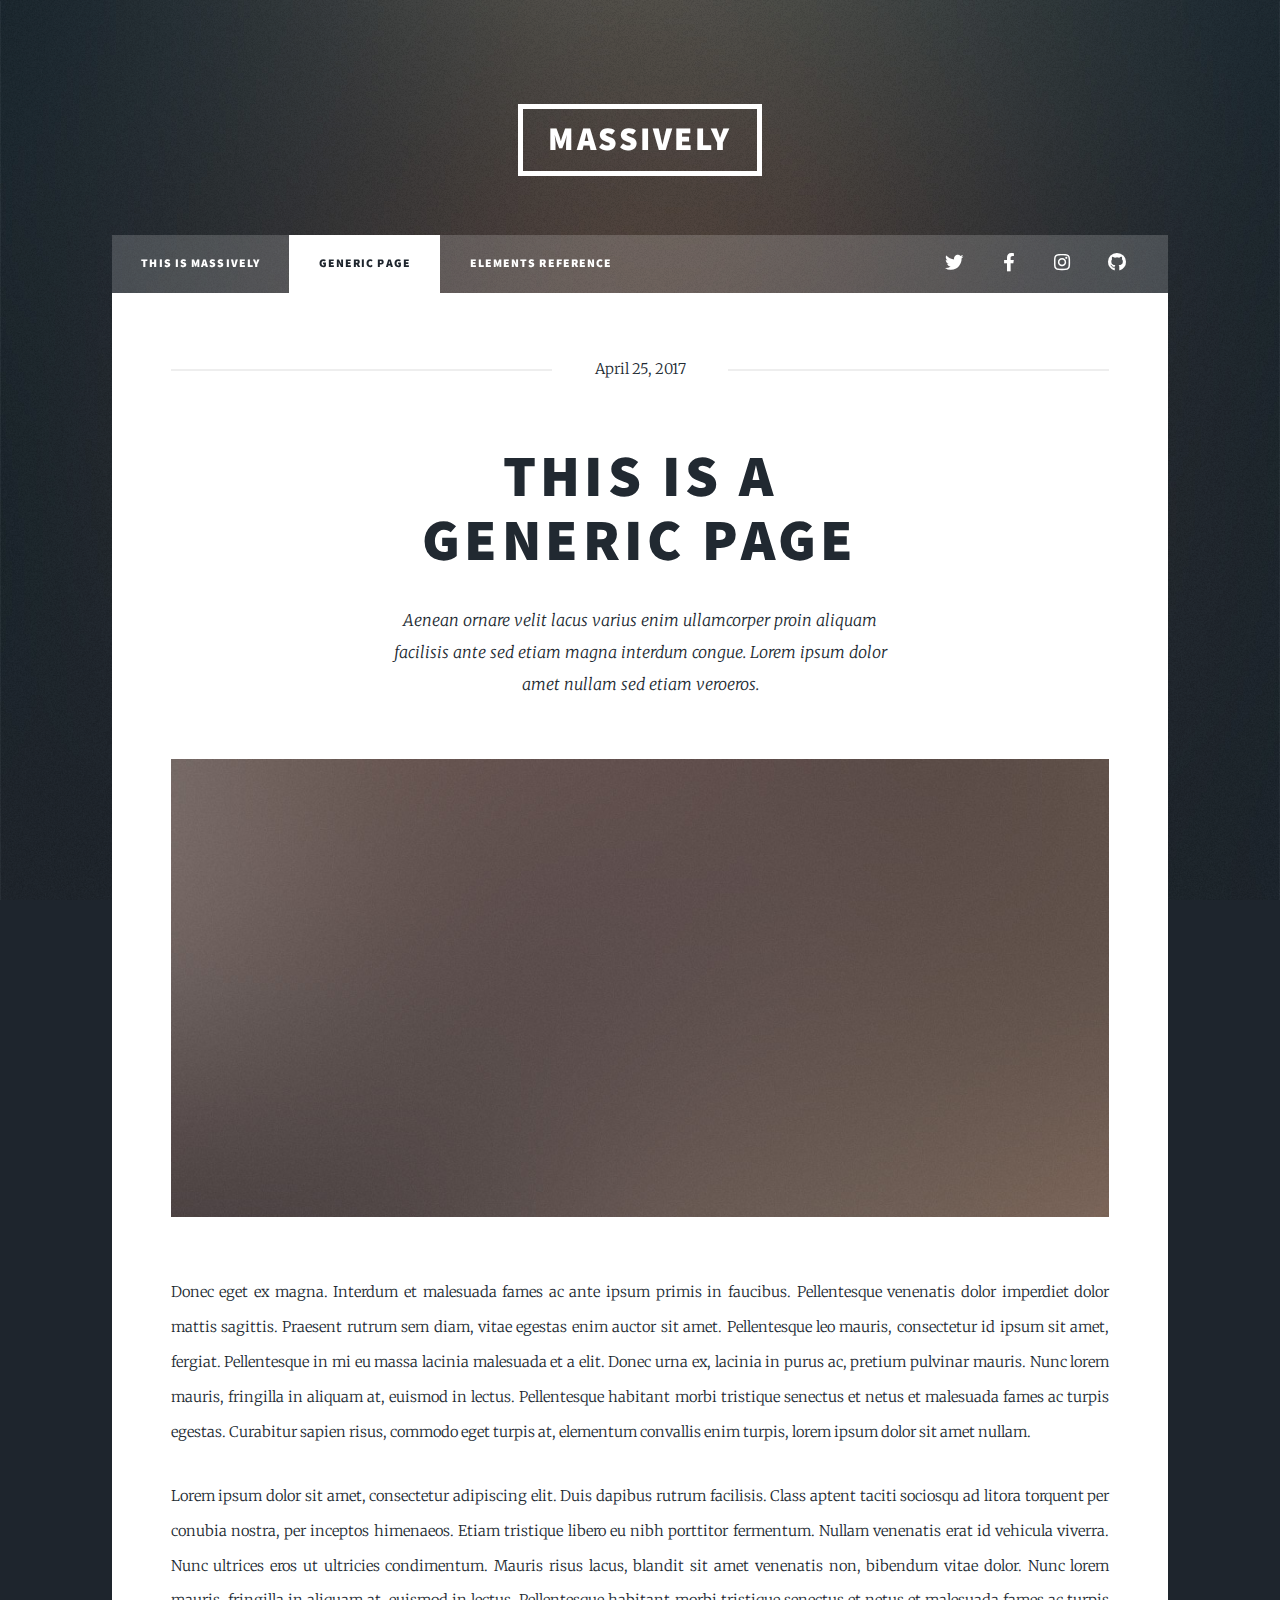
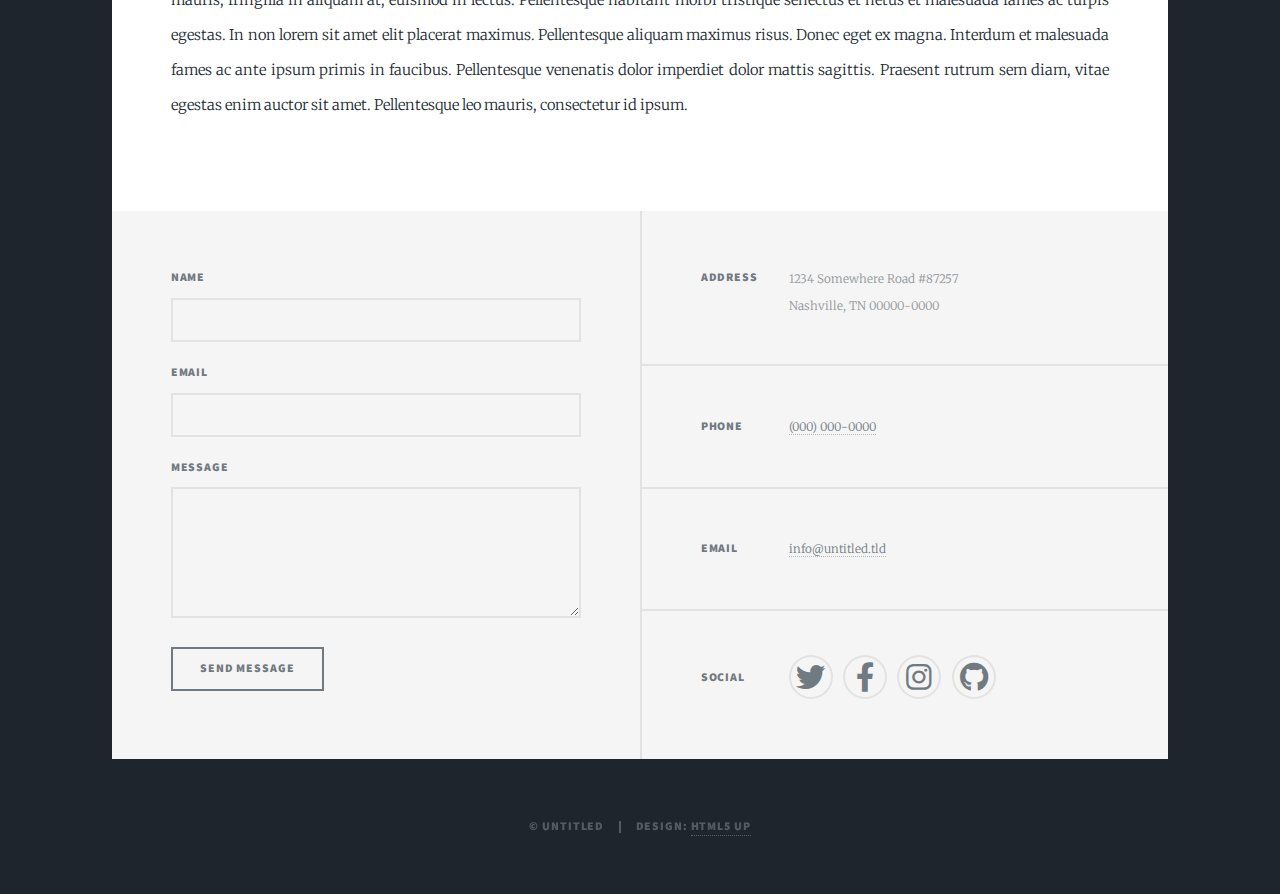
<file: generic.html>
<!DOCTYPE HTML>
<!--
	Massively by HTML5 UP
	html5up.net | @ajlkn
	Free for personal and commercial use under the CCA 3.0 license (html5up.net/license)
-->
<html>
	<head>
		<title>Generic Page - Massively by HTML5 UP</title>
		<meta charset="utf-8" />
		<meta name="viewport" content="width=device-width, initial-scale=1, user-scalable=no" />
		<link rel="stylesheet" href="assets/css/main.css" />
		<noscript><link rel="stylesheet" href="assets/css/noscript.css" /></noscript>
	</head>
	<body class="is-preload">

		<!-- Wrapper -->
			<div id="wrapper">

				<!-- Header -->
					<header id="header">
						<a href="index.html" class="logo">Massively</a>
					</header>

				<!-- Nav -->
					<nav id="nav">
						<ul class="links">
							<li><a href="index.html">This is Massively</a></li>
							<li class="active"><a href="generic.html">Generic Page</a></li>
							<li><a href="elements.html">Elements Reference</a></li>
						</ul>
						<ul class="icons">
							<li><a href="#" class="icon brands fa-twitter"><span class="label">Twitter</span></a></li>
							<li><a href="#" class="icon brands fa-facebook-f"><span class="label">Facebook</span></a></li>
							<li><a href="#" class="icon brands fa-instagram"><span class="label">Instagram</span></a></li>
							<li><a href="#" class="icon brands fa-github"><span class="label">GitHub</span></a></li>
						</ul>
					</nav>

				<!-- Main -->
					<div id="main">

						<!-- Post -->
							<section class="post">
								<header class="major">
									<span class="date">April 25, 2017</span>
									<h1>This is a<br />
									Generic Page</h1>
									<p>Aenean ornare velit lacus varius enim ullamcorper proin aliquam<br />
									facilisis ante sed etiam magna interdum congue. Lorem ipsum dolor<br />
									amet nullam sed etiam veroeros.</p>
								</header>
								<div class="image main"><img src="images/pic01.jpg" alt="" /></div>
								<p>Donec eget ex magna. Interdum et malesuada fames ac ante ipsum primis in faucibus. Pellentesque venenatis dolor imperdiet dolor mattis sagittis. Praesent rutrum sem diam, vitae egestas enim auctor sit amet. Pellentesque leo mauris, consectetur id ipsum sit amet, fergiat. Pellentesque in mi eu massa lacinia malesuada et a elit. Donec urna ex, lacinia in purus ac, pretium pulvinar mauris. Nunc lorem mauris, fringilla in aliquam at, euismod in lectus. Pellentesque habitant morbi tristique senectus et netus et malesuada fames ac turpis egestas. Curabitur sapien risus, commodo eget turpis at, elementum convallis enim turpis, lorem ipsum dolor sit amet nullam.</p>
								<p>Lorem ipsum dolor sit amet, consectetur adipiscing elit. Duis dapibus rutrum facilisis. Class aptent taciti sociosqu ad litora torquent per conubia nostra, per inceptos himenaeos. Etiam tristique libero eu nibh porttitor fermentum. Nullam venenatis erat id vehicula viverra. Nunc ultrices eros ut ultricies condimentum. Mauris risus lacus, blandit sit amet venenatis non, bibendum vitae dolor. Nunc lorem mauris, fringilla in aliquam at, euismod in lectus. Pellentesque habitant morbi tristique senectus et netus et malesuada fames ac turpis egestas. In non lorem sit amet elit placerat maximus. Pellentesque aliquam maximus risus. Donec eget ex magna. Interdum et malesuada fames ac ante ipsum primis in faucibus. Pellentesque venenatis dolor imperdiet dolor mattis sagittis. Praesent rutrum sem diam, vitae egestas enim auctor sit amet. Pellentesque leo mauris, consectetur id ipsum.</p>
							</section>

					</div>

				<!-- Footer -->
					<footer id="footer">
						<section>
							<form method="post" action="#">
								<div class="fields">
									<div class="field">
										<label for="name">Name</label>
										<input type="text" name="name" id="name" />
									</div>
									<div class="field">
										<label for="email">Email</label>
										<input type="text" name="email" id="email" />
									</div>
									<div class="field">
										<label for="message">Message</label>
										<textarea name="message" id="message" rows="3"></textarea>
									</div>
								</div>
								<ul class="actions">
									<li><input type="submit" value="Send Message" /></li>
								</ul>
							</form>
						</section>
						<section class="split contact">
							<section class="alt">
								<h3>Address</h3>
								<p>1234 Somewhere Road #87257<br />
								Nashville, TN 00000-0000</p>
							</section>
							<section>
								<h3>Phone</h3>
								<p><a href="#">(000) 000-0000</a></p>
							</section>
							<section>
								<h3>Email</h3>
								<p><a href="#">info@untitled.tld</a></p>
							</section>
							<section>
								<h3>Social</h3>
								<ul class="icons alt">
									<li><a href="#" class="icon brands alt fa-twitter"><span class="label">Twitter</span></a></li>
									<li><a href="#" class="icon brands alt fa-facebook-f"><span class="label">Facebook</span></a></li>
									<li><a href="#" class="icon brands alt fa-instagram"><span class="label">Instagram</span></a></li>
									<li><a href="#" class="icon brands alt fa-github"><span class="label">GitHub</span></a></li>
								</ul>
							</section>
						</section>
					</footer>

				<!-- Copyright -->
					<div id="copyright">
						<ul><li>&copy; Untitled</li><li>Design: <a href="https://html5up.net">HTML5 UP</a></li></ul>
					</div>

			</div>

		<!-- Scripts -->
			<script src="assets/js/jquery.min.js"></script>
			<script src="assets/js/jquery.scrollex.min.js"></script>
			<script src="assets/js/jquery.scrolly.min.js"></script>
			<script src="assets/js/browser.min.js"></script>
			<script src="assets/js/breakpoints.min.js"></script>
			<script src="assets/js/util.js"></script>
			<script src="assets/js/main.js"></script>

	</body>
</html>
</file>
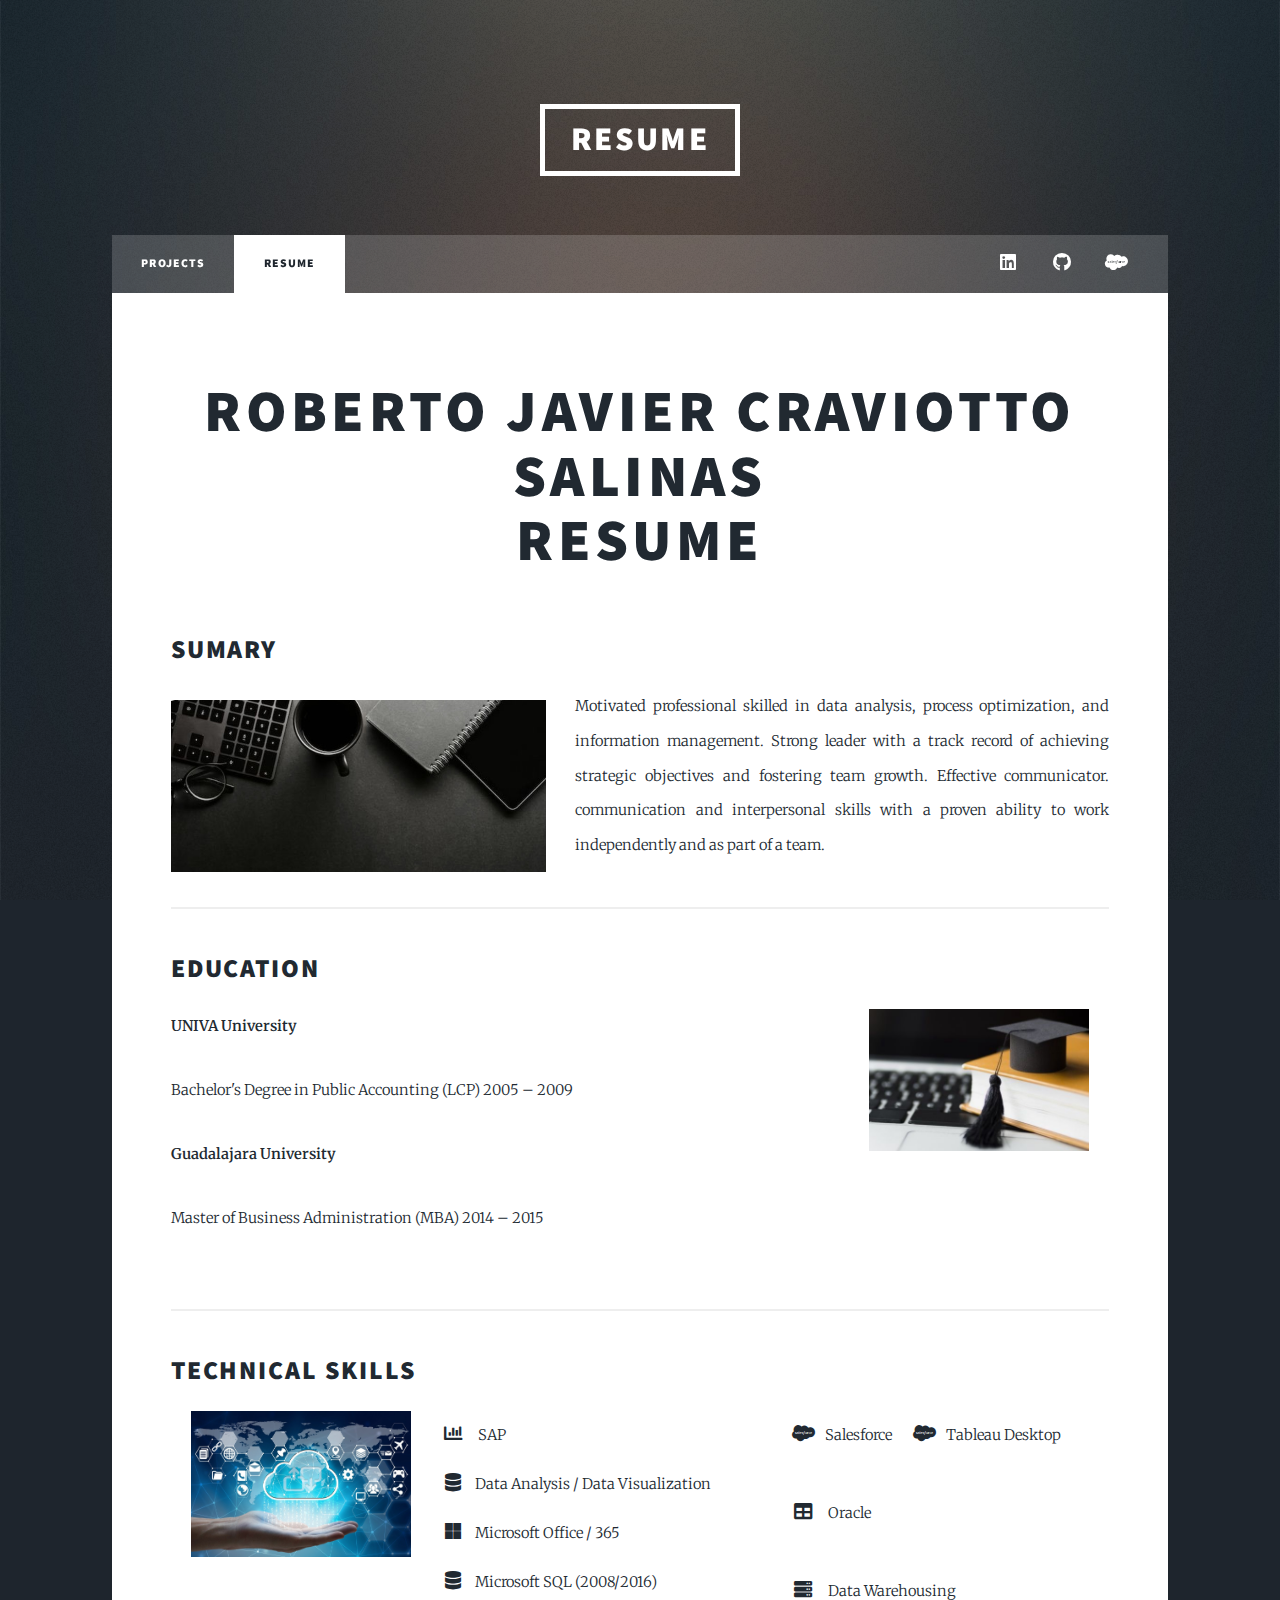
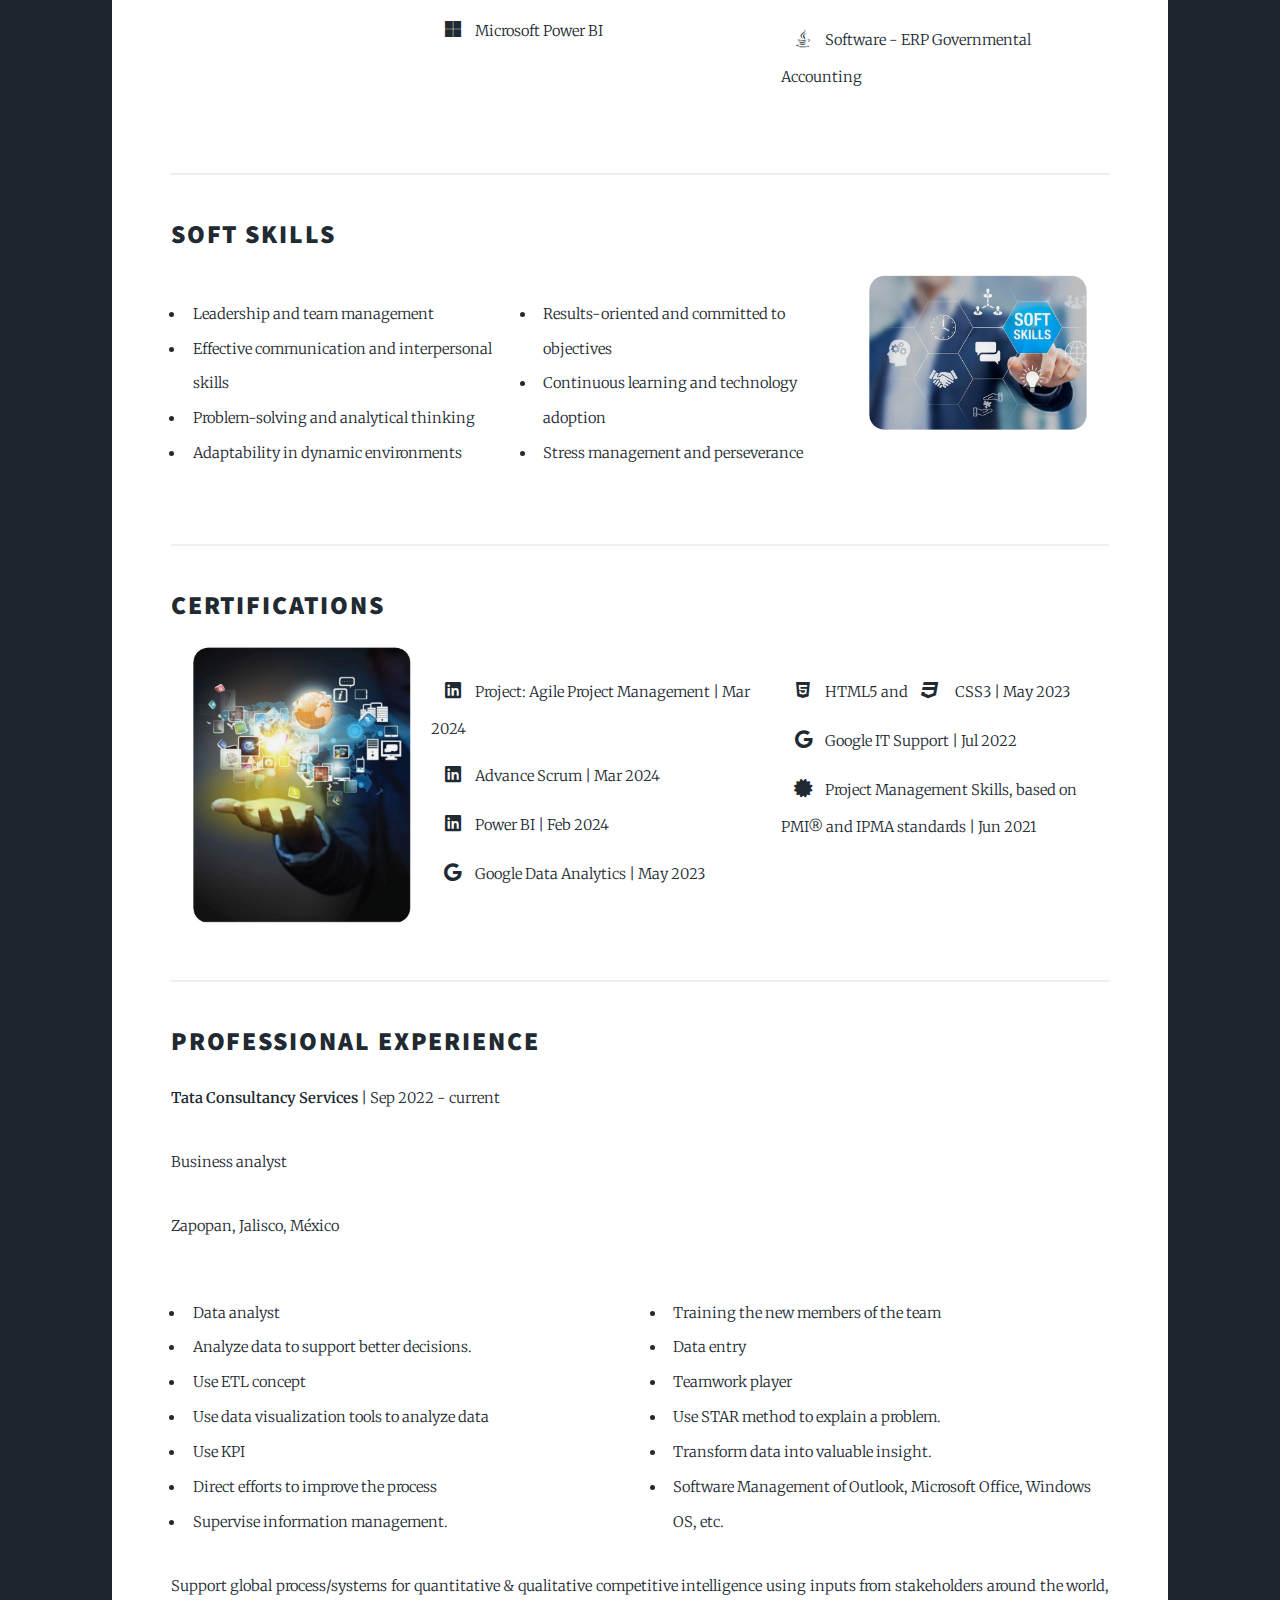
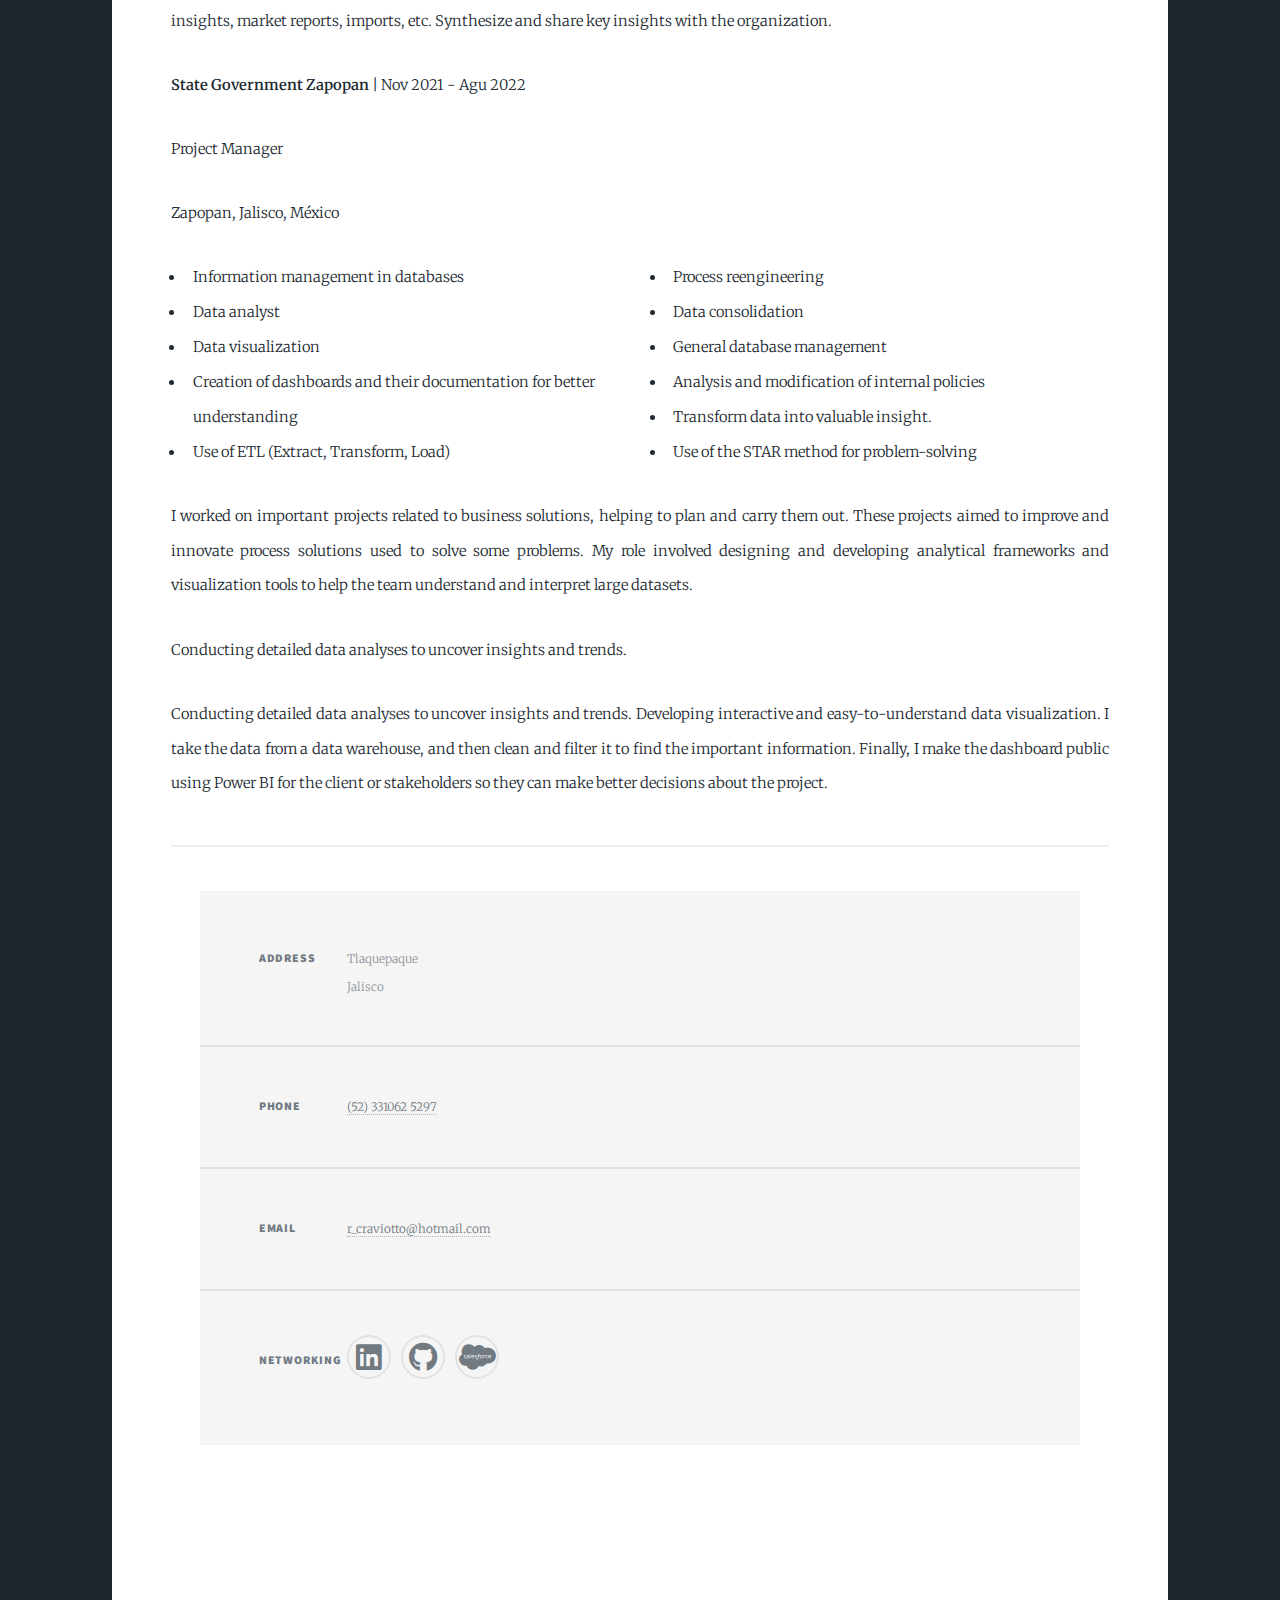
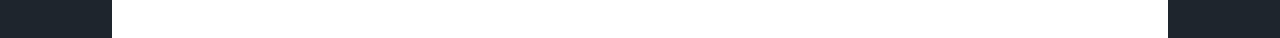
<file: resume.html>
<!DOCTYPE HTML>
<!--
	Massively by HTML5 UP
	html5up.net | @ajlkn
	Free for personal and commercial use under the CCA 3.0 license (html5up.net/license)
-->
<html>
	<head>
		<title>Resume</title>
		<meta charset="utf-8" />
		<meta name="viewport" content="width=device-width, initial-scale=1, user-scalable=no" />
		<link rel="stylesheet" href="assets/css/main.css" />
		<noscript><link rel="stylesheet" href="assets/css/noscript.css" /></noscript>
	</head>
	<body class="is-preload">

		<!-- Wrapper -->
			<div id="wrapper">

				<!-- Header -->
					<header id="header">
						<a href="index.html" class="logo">Resume</a>
					</header>

				<!-- Nav -->
					<nav id="nav">
						<ul class="links">
							<li><a href="index.html">Projects</a></li>
							<li class="active"><a href="resume.html">Resume</a></li>
						</ul>
						<ul class="icons">
							<li><a href="https://www.linkedin.com/in/roberto-craviotto-2880baba/" class="icon brands fa-linkedin"><span class="label">LinkedIn</span></a></li>	
							<li><a href="https://github.com/robertocraviotto" class="icon brands alt fa-github"><span class="label">GitHub</span></a></li>
							<li><a href="https://public.tableau.com/app/profile/roberto.craviotto" class="icon brands alt fa-salesforce"><span class="label">Tableau</span></a></li>
						</ul>
					</nav>

				<!-- Main -->
					<div id="main">

						<!-- Post -->
							<section class="post">
								<header class="major">
									<h2>Roberto Javier Craviotto Salinas<br />
									Resume</h2>
								</header>

								<!-- Text stuff -->
								<h2>Sumary</h2>
								<p><span class="image left"><img src="images/Picblackdesk.jpg" alt="" /></span>Motivated professional skilled in data analysis, process optimization, and information management. 
									Strong leader with a track record of achieving strategic objectives and fostering team growth. 
									Effective communicator.  communication and interpersonal skills with a proven ability to work 
									independently and as part of a team.</p>
								<hr />

								<style>
									.container {
										display: flex;
										align-items: flex-start;
									}
									.text {
										flex: 1;
									}
									.image {
										margin-right: 20px; /* Espacio entre la imagen y el texto */
										max-width: 220px; /* Ajusta el tamaño máximo de la imagen */
										height: auto; /* Mantiene la proporción de la imagen */
									}
								</style>

								<h2>Education</h2>
								<div class="container">
									<div class="text">
										<p><strong>UNIVA University</strong></p>
										<p>Bachelor's Degree in Public Accounting (LCP) 2005 – 2009</p>
										<p><strong>Guadalajara University</strong></p>
										<p>Master of Business Administration (MBA) 2014 – 2015</p>
									</div>
									<div>
										<class="image-container">
										<img src="images/picEducation.jpg" alt="Edu" class="image">
									</div>
								</div>
								
								<hr />
									
								<style>
									.container {
										display: flex;
										align-items: flex-start;
									}
									.text {
										flex: 1;
									}
									.image {
										margin-left: 20px; /* Espacio entre el texto y la imagen */
										max-width: 220px; /* Ajusta el tamaño máximo de la imagen */
										height: auto; /* Mantiene la proporción de la imagen */
									}

									.icons {
            							list-style: none;
            							padding: 0
        							}
        							.icons li {
            							margin-bottom: 5px;
        							}

								</style>
								<h2>Technical Skills</h2>
								<div class="container">
									<div>
										<img src="images/picSkills3.jpg" alt="Skills" class="image">
									</div>
									<div class="text">
										<div class="row">
											<div class="col-6 col-12-small">
												
												<ul class="icons">
													<li><a class="icon solid alt fa-chart-bar"><span class="label"></span> SAP</a></li>
													<li><a class="icon solid alt fa-database"><span class="label"></span>Data Analysis / Data Visualization</a></li>
													<li><a class="icon brands alt fa-microsoft"><span class="label"></span>Microsoft Office / 365</a></li>
													<li><a class="icon solid alt fa-database"><span class="label"></span>Microsoft SQL (2008/2016)</a></li>
													<li><a class="icon brands alt fa-microsoft"><span class="label"></span>Microsoft Power BI</a></li>
												</ul>
											</div>
											
											<div class="col-6 col-12-small">
												
												<ul class="icons">
													
													<li><a class="icon brands alt fa-salesforce"><span class="label"></span>Salesforce</a></li>													
													<li><a class="icon brands alt fa-salesforce"><span class="label"></span>Tableau Desktop</a></li><p></p>
													<li><a class="icon solid alt fa-table"><span class="label"></span> Oracle</a></li><p></p>
													<li><a class="icon solid alt fa-server"><span class="label"></span> Data Warehousing</a></li>
													<li><a class="icon brands alt fa-java"><span class="label"></span>Software - ERP Governmental Accounting</a></li>
												</ul>
											</div>
										</div>
									</div>
								</div>

								<hr />

								<style>
									.container {
										display: flex;
										align-items: flex-start;
									}
									.text {
										flex: 1;
									}
									.image {
										margin-right: 20px; /* Espacio entre el texto y la imagen */
										max-width: 220px; /* Ajusta el tamaño máximo de la imagen */
										height: auto; /* Mantiene la proporción de la imagen */
									}
								</style>
								<h2>Soft Skills</h2>
								<div class="container">
									<div class="text">
										<div class="row">
											<div class="col-6 col-12-small">
												<h3></h3>
												<ul>
													<li>Leadership and team management</li>
													<li>Effective communication and interpersonal skills</li>
													<li>Problem-solving and analytical thinking</li>
													<li>Adaptability in dynamic environments</li>
												</ul>
											</div>
											<div class="col-6 col-12-small">
												<h3></h3>    
												<ul>
													<li>Results-oriented and committed to objectives</li>
													<li>Continuous learning and technology adoption</li>
													<li>Stress management and perseverance</li>
												</ul>
											</div>
										</div>
									</div>
									<div>
										<img src="images/picSoftSkills.jpg" alt="SoftSkills" class="image">
									</div>
								</div>
								<hr />
								<h2>Certifications</h2>
								<div class="container">
									<div>
										<img src="images/picCertti.jpg" alt="Certifications" class="image">
									</div>
									<div class="text">
										<div class="row">
											<div class="col-6 col-12-small">
												<h3></h3>
												<ul class="icons">
													<li><a href="https://www.linkedin.com/in/roberto-craviotto-2880baba/" class="icon brands alt fa-linkedin"><span class="#"></span>Project: Agile Project Management | Mar 2024</a></li>
													<li><a href="https://www.linkedin.com/in/roberto-craviotto-2880baba/" class="icon brands alt fa-linkedin"><span class="label"></span>Advance Scrum | Mar 2024</a></li>
													<li><a href="https://www.linkedin.com/in/roberto-craviotto-2880baba/" class="icon brands alt fa-linkedin"><span class="label"></span>Power BI | Feb 2024</a></li>
													<li><a href="https://www.credly.com/badges/1a90b077-95a7-48d0-97c9-2005c06862f7/linked_in_profile" class="icon brands alt fa-google"><span class="label"></span>Google Data Analytics | May 2023</a></li>
												</ul>
											</div>

											<div class="col-6 col-12-small">
												<h3></h3>
												<ul class="icons">
													<li><a href="https://app.aluracursos.com/certificate/f8c51fa3-9a62-49e3-8690-c40014d01ebb" class="icon brands alt fa-html5"><span class="label"></span>HTML5 and<a href="#" class="icon brands alt fa-css3"></a> CSS3 | May 2023</a></li>
													<li><a href="https://www.credly.com/badges/f1c8814b-2b46-413d-a1ad-8f79e2413672?source=linked_in_profile" class="icon brands alt fa-google"><span class="label"></span>Google IT Support  | Jul 2022</a></li>
													<li><a href="https://www.credential.net/3bbb6ff2-68b1-46e7-8c26-e37abf994c70" class="icon solid alt fa-certificate"><span class="label"></span>Project Management Skills, based on PMI® and IPMA standards | Jun 2021</a></li>
												</ul>
											</div>
										</div>
									</div>
								</div>
								<hr />

								<style>
									.container {
										display: flex;
										align-items: flex-start;
									}
									.text {
										flex: 1;
									}
								</style>

								<h2>Professional Experience</h2>
								<p><strong>Tata Consultancy Services</strong> | Sep 2022 - current</p>
								<p>Business analyst</p><p>Zapopan, Jalisco, México</p>
								<div class="container">
									<div class="text">
										<div class="row">
											<div class="col-6 col-12-small">
												<h3></h3>
												
												<ul>
													<li>Data analyst</li>
													<li>Analyze data to support better decisions.</li>
													<li>Use ETL concept</li>
													<li>Use data visualization tools to analyze data</li>
													<li>Use KPI</li>
													<li>Direct efforts to improve the process</li>
													<li>Supervise information management. </li>
												</ul>
											</div>
											<div class="col-6 col-12-small">
												<h3></h3>    
												<ul>
													<li>Training the new members of the team</li>
													<li>Data entry</li>
													<li>Teamwork player</li>
													<li>Use STAR method to explain a problem.</li>
													<li>Transform data into valuable insight.</li>
													<li>Software Management of Outlook, Microsoft Office, Windows OS, etc.</li>
												</ul>
											</div>
										</div>
									</div>
								</div>
								<p>Support global process/systems for quantitative & qualitative competitive intelligence using 
									inputs from stakeholders around the world, insights, market reports, imports, etc. Synthesize 
									and share key insights with the organization.</p>

								<p><strong>State Government Zapopan</strong> | Nov 2021 - Agu 2022</p>
								<p>Project Manager</p><p>Zapopan, Jalisco, México</p>
								<div class="container">
									<div class="text">
										<div class="row">
											<div class="col-6 col-12-small">
												<ul>
													<li>Information management in databases</li>
													<li>Data analyst</li>
													<li>Data visualization</li>
													<li>Creation of dashboards and their documentation for better understanding</li>
													<li>Use of ETL (Extract, Transform, Load)</li>
												</ul>
											</div>
											<div class="col-6 col-12-small"> 
												<ul>
													<li>Process reengineering</li>
													<li>Data consolidation</li>
													<li>General database management</li>
													<li>Analysis and modification of internal policies</li>
													<li>Transform data into valuable insight.</li>
													<li>Use of the STAR method for problem-solving</li>
												</ul>
											</div>
										</div>
									</div>
								</div>
								<p>I worked on important projects related to business solutions, helping to plan and carry them out. 
									These projects aimed to improve and innovate process solutions used to solve some problems.
									My role involved designing and developing analytical frameworks and visualization tools to help 
									the team understand and interpret large datasets.</p>
								<p>Conducting detailed data analyses to uncover insights and trends.</p>
								<p>Conducting detailed data analyses to uncover insights and trends.
									Developing interactive and easy-to-understand data visualization.
									I take the data from a data warehouse, and then clean and filter it to find the important information. 
									Finally, I make the dashboard public using Power BI for the client or stakeholders so they can make better 
									decisions about the project.</p>

								<hr />

				<!-- Footer -->
					<footer id="footer">
						<section class="split contact">
							<section class="alt">
								<h3>Address</h3>
								<p>Tlaquepaque<br />
								Jalisco </p>
							</section>
							<section>
								<h3>Phone</h3>
								<p><a href="#">(52) 331062 5297</a></p>
							</section>
							<section>
								<h3>Email</h3>
								<p><a href="#">r_craviotto@hotmail.com</a></p>
							</section>
							<section>
								<h3>Networking</h3>
								<ul class="icons alt">
									<li><a href="https://www.linkedin.com/in/roberto-craviotto-2880baba/" class="icon brands fa-linkedin"><span class="label">LinkedIn</span></a></li>
									<li><a href="https://github.com/robertocraviotto" class="icon brands alt fa-github"><span class="label">GitHub</span></a></li>
									<li><a href="https://public.tableau.com/app/profile/roberto.craviotto" class="icon brands alt fa-salesforce"><span class="label">Tableau</span></a></li>
								</ul>
							</section>
						</section>
					</footer>

				<!-- Copyright -->
					<div id="copyright">
						<ul><li>&copy; Untitled</li><li>Design: <a href="https://html5up.net">HTML5 UP</a></li></ul>
					</div>

			</div>

		<!-- Scripts -->
			<script src="assets/js/jquery.min.js"></script>
			<script src="assets/js/jquery.scrollex.min.js"></script>
			<script src="assets/js/jquery.scrolly.min.js"></script>
			<script src="assets/js/browser.min.js"></script>
			<script src="assets/js/breakpoints.min.js"></script>
			<script src="assets/js/util.js"></script>
			<script src="assets/js/main.js"></script>

	</body>
</html>
</file>
<file: assets/css/main.css>
@import url(fontawesome-all.min.css);
@import url("https://fonts.googleapis.com/css?family=Merriweather:300,700,300italic,700italic|Source+Sans+Pro:900");

/*
	Massively by HTML5 UP
	html5up.net | @ajlkn
	Free for personal and commercial use under the CCA 3.0 license (html5up.net/license)
*/

html, body, div, span, applet, object,
iframe, h1, h2, h3, h4, h5, h6, p, blockquote,
pre, a, abbr, acronym, address, big, cite,
code, del, dfn, em, img, ins, kbd, q, s, samp,
small, strike, strong, sub, sup, tt, var, b,
u, i, center, dl, dt, dd, ol, ul, li, fieldset,
form, label, legend, table, caption, tbody,
tfoot, thead, tr, th, td, article, aside,
canvas, details, embed, figure, figcaption,
footer, header, hgroup, menu, nav, output, ruby,
section, summary, time, mark, audio, video {
	margin: 0;
	padding: 0;
	border: 0;
	font-size: 100%;
	font: inherit;
	vertical-align: baseline;}

article, aside, details, figcaption, figure,
footer, header, hgroup, menu, nav, section {
	display: block;}

body {
	line-height: 1;
}

ol, ul {
	list-style: none;
}

blockquote, q {
	quotes: none;
}

	blockquote:before, blockquote:after, q:before, q:after {
		content: '';
		content: none;
	}

table {
	border-collapse: collapse;
	border-spacing: 0;
}

body {
	-webkit-text-size-adjust: none;
}

mark {
	background-color: transparent;
	color: inherit;
}

input::-moz-focus-inner {
	border: 0;
	padding: 0;
}

input, select, textarea {
	-moz-appearance: none;
	-webkit-appearance: none;
	-ms-appearance: none;
	appearance: none;
}

/* Basic */

	@-ms-viewport {
		width: device-width;
	}

	body {
		-ms-overflow-style: scrollbar;
	}

	@media screen and (max-width: 480px) {

		html, body {
			min-width: 320px;
		}

	}

	html {
		box-sizing: border-box;
	}

	*, *:before, *:after {
		box-sizing: inherit;
	}

	body {
		background-color: #1e252d;
	}

		body.is-preload *, body.is-preload *:before, body.is-preload *:after {
			-moz-animation: none !important;
			-webkit-animation: none !important;
			-ms-animation: none !important;
			animation: none !important;
			-moz-transition: none !important;
			-webkit-transition: none !important;
			-ms-transition: none !important;
			transition: none !important;
		}

/* Type */

	html {
		font-size: 16pt;
	}

		@media screen and (max-width: 1680px) {

			html {
				font-size: 12pt;
			}

		}

		@media screen and (max-width: 1280px) {

			html {
				font-size: 11pt;
			}

		}

		@media screen and (max-width: 360px) {

			html {
				font-size: 10pt;
			}

		}

	body {
		color: #212931;
	}

	body, input, select, textarea {
		font-family: "Merriweather", Georgia, serif;
		font-weight: 300;
		font-size: 1rem;
		line-height: 2.375;
	}

	a {
		-moz-transition: color 0.2s ease-in-out, background-color 0.2s ease-in-out, border-color 0.2s ease-in-out, box-shadow 0.2s ease-in-out;
		-webkit-transition: color 0.2s ease-in-out, background-color 0.2s ease-in-out, border-color 0.2s ease-in-out, box-shadow 0.2s ease-in-out;
		-ms-transition: color 0.2s ease-in-out, background-color 0.2s ease-in-out, border-color 0.2s ease-in-out, box-shadow 0.2s ease-in-out;
		transition: color 0.2s ease-in-out, background-color 0.2s ease-in-out, border-color 0.2s ease-in-out, box-shadow 0.2s ease-in-out;
		border-bottom: dotted 1px;
		text-decoration: none;
	}

		a:hover {
			border-bottom-color: transparent;
		}

	strong, b {
		font-weight: 600;
	}

	em, i {
		font-style: italic;
	}

	p {
		text-align: justify;
		margin: 0 0 2rem 0;
	}

	h1, h2, h3, h4, h5, h6 {
		font-family: "Source Sans Pro", Helvetica, sans-serif;
		font-weight: 900;
		line-height: 1.5;
		letter-spacing: 0.075em;
		text-transform: uppercase;
		margin: 0 0 1rem 0;
	}

		h1 a, h2 a, h3 a, h4 a, h5 a, h6 a {
			border-bottom: 0;
			color: inherit;
			text-decoration: none;
		}

	h1 {
		font-size: 4rem;
		line-height: 1.1;
		margin: 0 0 2rem 0;
	}

	h2 {
		font-size: 1.75rem;
		line-height: 1.3;
		margin: 0 0 1.5rem 0;
	}

	h3 {
		font-size: 1.25rem;
		margin: 0 0 1.5rem 0;
	}

	h4 {
		font-size: 1rem;
	}

	h5 {
		font-size: 0.9rem;
	}

	h6 {
		font-size: 0.8rem;
	}

	sub {
		font-size: 0.8rem;
		position: relative;
		top: 0.5rem;
	}

	sup {
		font-size: 0.8rem;
		position: relative;
		top: -0.5rem;
	}

	blockquote {
		border-left: solid 4px;
		font-style: italic;
		margin: 0 0 2rem 0;
		padding: 0.5rem 0 0.5rem 2rem;
	}

	code {
		border: solid 2px;
		font-family: "Courier New", monospace;
		font-size: 0.9rem;
		margin: 0 0.25rem;
		padding: 0.25rem 0.65rem;
	}

	pre {
		-webkit-overflow-scrolling: touch;
		font-family: "Courier New", monospace;
		font-size: 0.9rem;
		margin: 0 0 2rem 0;
	}

		pre code {
			display: block;
			line-height: 1.75;
			padding: 1rem 1.5rem;
			overflow-x: auto;
		}

	hr {
		border: 0;
		border-bottom: solid 2px;
		margin: 3rem 0;
	}

		hr.major {
			margin: 5rem 0;
		}

	.align-left {
		text-align: left;
	}

	.align-center {
		text-align: center;
	}

	.align-right {
		text-align: right;
	}

	input, select, textarea {
		color: #212931;
	}

	a {
		color: #212931;
		border-bottom-color: rgba(33, 41, 49, 0.5);
	}

		a:hover {
			border-bottom-color: transparent;
			color: #18bfef !important;
		}

	strong, b {
		color: #212931;
	}

	h1, h2, h3, h4, h5, h6 {
		color: #212931;
	}

	blockquote {
		border-left-color: #eeeeee;
	}

	code {
		background: rgba(220, 220, 220, 0.25);
		border-color: #eeeeee;
	}

	hr {
		border-bottom-color: #eeeeee;
	}

/* Row */

	.row {
		display: flex;
		flex-wrap: wrap;
		box-sizing: border-box;
		align-items: stretch;
	}

		.row > * {
			box-sizing: border-box;
		}

		.row.gtr-uniform > * > :last-child {
			margin-bottom: 0;
		}

		.row.aln-left {
			justify-content: flex-start;
		}

		.row.aln-center {
			justify-content: center;
		}

		.row.aln-right {
			justify-content: flex-end;
		}

		.row.aln-top {
			align-items: flex-start;
		}

		.row.aln-middle {
			align-items: center;
		}

		.row.aln-bottom {
			align-items: flex-end;
		}

		.row > .imp {
			order: -1;
		}

		.row > .col-1 {
			width: 8.33333%;
		}

		.row > .off-1 {
			margin-left: 8.33333%;
		}

		.row > .col-2 {
			width: 16.66667%;
		}

		.row > .off-2 {
			margin-left: 16.66667%;
		}

		.row > .col-3 {
			width: 25%;
		}

		.row > .off-3 {
			margin-left: 25%;
		}

		.row > .col-4 {
			width: 33.33333%;
		}

		.row > .off-4 {
			margin-left: 33.33333%;
		}

		.row > .col-5 {
			width: 41.66667%;
		}

		.row > .off-5 {
			margin-left: 41.66667%;
		}

		.row > .col-6 {
			width: 50%;
		}

		.row > .off-6 {
			margin-left: 50%;
		}

		.row > .col-7 {
			width: 58.33333%;
		}

		.row > .off-7 {
			margin-left: 58.33333%;
		}

		.row > .col-8 {
			width: 66.66667%;
		}

		.row > .off-8 {
			margin-left: 66.66667%;
		}

		.row > .col-9 {
			width: 75%;
		}

		.row > .off-9 {
			margin-left: 75%;
		}

		.row > .col-10 {
			width: 83.33333%;
		}

		.row > .off-10 {
			margin-left: 83.33333%;
		}

		.row > .col-11 {
			width: 91.66667%;
		}

		.row > .off-11 {
			margin-left: 91.66667%;
		}

		.row > .col-12 {
			width: 100%;
		}

		.row > .off-12 {
			margin-left: 100%;
		}

		.row.gtr-0 {
			margin-top: 0;
			margin-left: 0rem;
		}

			.row.gtr-0 > * {
				padding: 0 0 0 0rem;
			}

			.row.gtr-0.gtr-uniform {
				margin-top: 0rem;
			}

				.row.gtr-0.gtr-uniform > * {
					padding-top: 0rem;
				}

		.row.gtr-25 {
			margin-top: 0;
			margin-left: -0.375rem;
		}

			.row.gtr-25 > * {
				padding: 0 0 0 0.375rem;
			}

			.row.gtr-25.gtr-uniform {
				margin-top: -0.375rem;
			}

				.row.gtr-25.gtr-uniform > * {
					padding-top: 0.375rem;
				}

		.row.gtr-50 {
			margin-top: 0;
			margin-left: -0.75rem;
		}

			.row.gtr-50 > * {
				padding: 0 0 0 0.75rem;
			}

			.row.gtr-50.gtr-uniform {
				margin-top: -0.75rem;
			}

				.row.gtr-50.gtr-uniform > * {
					padding-top: 0.75rem;
				}

		.row {
			margin-top: 0;
			margin-left: -1.5rem;
		}

			.row > * {
				padding: 0 0 0 1.5rem;
			}

			.row.gtr-uniform {
				margin-top: -1.5rem;
			}

				.row.gtr-uniform > * {
					padding-top: 1.5rem;
				}

		.row.gtr-150 {
			margin-top: 0;
			margin-left: -2.25rem;
		}

			.row.gtr-150 > * {
				padding: 0 0 0 2.25rem;
			}

			.row.gtr-150.gtr-uniform {
				margin-top: -2.25rem;
			}

				.row.gtr-150.gtr-uniform > * {
					padding-top: 2.25rem;
				}

		.row.gtr-200 {
			margin-top: 0;
			margin-left: -3rem;
		}

			.row.gtr-200 > * {
				padding: 0 0 0 3rem;
			}

			.row.gtr-200.gtr-uniform {
				margin-top: -3rem;
			}

				.row.gtr-200.gtr-uniform > * {
					padding-top: 3rem;
				}

		@media screen and (max-width: 1680px) {

			.row {
				display: flex;
				flex-wrap: wrap;
				box-sizing: border-box;
				align-items: stretch;
			}

				.row > * {
					box-sizing: border-box;
				}

				.row.gtr-uniform > * > :last-child {
					margin-bottom: 0;
				}

				.row.aln-left {
					justify-content: flex-start;
				}

				.row.aln-center {
					justify-content: center;
				}

				.row.aln-right {
					justify-content: flex-end;
				}

				.row.aln-top {
					align-items: flex-start;
				}

				.row.aln-middle {
					align-items: center;
				}

				.row.aln-bottom {
					align-items: flex-end;
				}

				.row > .imp-xlarge {
					order: -1;
				}

				.row > .col-1-xlarge {
					width: 8.33333%;
				}

				.row > .off-1-xlarge {
					margin-left: 8.33333%;
				}

				.row > .col-2-xlarge {
					width: 16.66667%;
				}

				.row > .off-2-xlarge {
					margin-left: 16.66667%;
				}

				.row > .col-3-xlarge {
					width: 25%;
				}

				.row > .off-3-xlarge {
					margin-left: 25%;
				}

				.row > .col-4-xlarge {
					width: 33.33333%;
				}

				.row > .off-4-xlarge {
					margin-left: 33.33333%;
				}

				.row > .col-5-xlarge {
					width: 41.66667%;
				}

				.row > .off-5-xlarge {
					margin-left: 41.66667%;
				}

				.row > .col-6-xlarge {
					width: 50%;
				}

				.row > .off-6-xlarge {
					margin-left: 50%;
				}

				.row > .col-7-xlarge {
					width: 58.33333%;
				}

				.row > .off-7-xlarge {
					margin-left: 58.33333%;
				}

				.row > .col-8-xlarge {
					width: 66.66667%;
				}

				.row > .off-8-xlarge {
					margin-left: 66.66667%;
				}

				.row > .col-9-xlarge {
					width: 75%;
				}

				.row > .off-9-xlarge {
					margin-left: 75%;
				}

				.row > .col-10-xlarge {
					width: 83.33333%;
				}

				.row > .off-10-xlarge {
					margin-left: 83.33333%;
				}

				.row > .col-11-xlarge {
					width: 91.66667%;
				}

				.row > .off-11-xlarge {
					margin-left: 91.66667%;
				}

				.row > .col-12-xlarge {
					width: 100%;
				}

				.row > .off-12-xlarge {
					margin-left: 100%;
				}

				.row.gtr-0 {
					margin-top: 0;
					margin-left: 0rem;
				}

					.row.gtr-0 > * {
						padding: 0 0 0 0rem;
					}

					.row.gtr-0.gtr-uniform {
						margin-top: 0rem;
					}

						.row.gtr-0.gtr-uniform > * {
							padding-top: 0rem;
						}

				.row.gtr-25 {
					margin-top: 0;
					margin-left: -0.375rem;
				}

					.row.gtr-25 > * {
						padding: 0 0 0 0.375rem;
					}

					.row.gtr-25.gtr-uniform {
						margin-top: -0.375rem;
					}

						.row.gtr-25.gtr-uniform > * {
							padding-top: 0.375rem;
						}

				.row.gtr-50 {
					margin-top: 0;
					margin-left: -0.75rem;
				}

					.row.gtr-50 > * {
						padding: 0 0 0 0.75rem;
					}

					.row.gtr-50.gtr-uniform {
						margin-top: -0.75rem;
					}

						.row.gtr-50.gtr-uniform > * {
							padding-top: 0.75rem;
						}

				.row {
					margin-top: 0;
					margin-left: -1.5rem;
				}

					.row > * {
						padding: 0 0 0 1.5rem;
					}

					.row.gtr-uniform {
						margin-top: -1.5rem;
					}

						.row.gtr-uniform > * {
							padding-top: 1.5rem;
						}

				.row.gtr-150 {
					margin-top: 0;
					margin-left: -2.25rem;
				}

					.row.gtr-150 > * {
						padding: 0 0 0 2.25rem;
					}

					.row.gtr-150.gtr-uniform {
						margin-top: -2.25rem;
					}

						.row.gtr-150.gtr-uniform > * {
							padding-top: 2.25rem;
						}

				.row.gtr-200 {
					margin-top: 0;
					margin-left: -3rem;
				}

					.row.gtr-200 > * {
						padding: 0 0 0 3rem;
					}

					.row.gtr-200.gtr-uniform {
						margin-top: -3rem;
					}

						.row.gtr-200.gtr-uniform > * {
							padding-top: 3rem;
						}

		}

		@media screen and (max-width: 1280px) {

			.row {
				display: flex;
				flex-wrap: wrap;
				box-sizing: border-box;
				align-items: stretch;
			}

				.row > * {
					box-sizing: border-box;
				}

				.row.gtr-uniform > * > :last-child {
					margin-bottom: 0;
				}

				.row.aln-left {
					justify-content: flex-start;
				}

				.row.aln-center {
					justify-content: center;
				}

				.row.aln-right {
					justify-content: flex-end;
				}

				.row.aln-top {
					align-items: flex-start;
				}

				.row.aln-middle {
					align-items: center;
				}

				.row.aln-bottom {
					align-items: flex-end;
				}

				.row > .imp-large {
					order: -1;
				}

				.row > .col-1-large {
					width: 8.33333%;
				}

				.row > .off-1-large {
					margin-left: 8.33333%;
				}

				.row > .col-2-large {
					width: 16.66667%;
				}

				.row > .off-2-large {
					margin-left: 16.66667%;
				}

				.row > .col-3-large {
					width: 25%;
				}

				.row > .off-3-large {
					margin-left: 25%;
				}

				.row > .col-4-large {
					width: 33.33333%;
				}

				.row > .off-4-large {
					margin-left: 33.33333%;
				}

				.row > .col-5-large {
					width: 41.66667%;
				}

				.row > .off-5-large {
					margin-left: 41.66667%;
				}

				.row > .col-6-large {
					width: 50%;
				}

				.row > .off-6-large {
					margin-left: 50%;
				}

				.row > .col-7-large {
					width: 58.33333%;
				}

				.row > .off-7-large {
					margin-left: 58.33333%;
				}

				.row > .col-8-large {
					width: 66.66667%;
				}

				.row > .off-8-large {
					margin-left: 66.66667%;
				}

				.row > .col-9-large {
					width: 75%;
				}

				.row > .off-9-large {
					margin-left: 75%;
				}

				.row > .col-10-large {
					width: 83.33333%;
				}

				.row > .off-10-large {
					margin-left: 83.33333%;
				}

				.row > .col-11-large {
					width: 91.66667%;
				}

				.row > .off-11-large {
					margin-left: 91.66667%;
				}

				.row > .col-12-large {
					width: 100%;
				}

				.row > .off-12-large {
					margin-left: 100%;
				}

				.row.gtr-0 {
					margin-top: 0;
					margin-left: 0rem;
				}

					.row.gtr-0 > * {
						padding: 0 0 0 0rem;
					}

					.row.gtr-0.gtr-uniform {
						margin-top: 0rem;
					}

						.row.gtr-0.gtr-uniform > * {
							padding-top: 0rem;
						}

				.row.gtr-25 {
					margin-top: 0;
					margin-left: -0.375rem;
				}

					.row.gtr-25 > * {
						padding: 0 0 0 0.375rem;
					}

					.row.gtr-25.gtr-uniform {
						margin-top: -0.375rem;
					}

						.row.gtr-25.gtr-uniform > * {
							padding-top: 0.375rem;
						}

				.row.gtr-50 {
					margin-top: 0;
					margin-left: -0.75rem;
				}

					.row.gtr-50 > * {
						padding: 0 0 0 0.75rem;
					}

					.row.gtr-50.gtr-uniform {
						margin-top: -0.75rem;
					}

						.row.gtr-50.gtr-uniform > * {
							padding-top: 0.75rem;
						}

				.row {
					margin-top: 0;
					margin-left: -1.5rem;
				}

					.row > * {
						padding: 0 0 0 1.5rem;
					}

					.row.gtr-uniform {
						margin-top: -1.5rem;
					}

						.row.gtr-uniform > * {
							padding-top: 1.5rem;
						}

				.row.gtr-150 {
					margin-top: 0;
					margin-left: -2.25rem;
				}

					.row.gtr-150 > * {
						padding: 0 0 0 2.25rem;
					}

					.row.gtr-150.gtr-uniform {
						margin-top: -2.25rem;
					}

						.row.gtr-150.gtr-uniform > * {
							padding-top: 2.25rem;
						}

				.row.gtr-200 {
					margin-top: 0;
					margin-left: -3rem;
				}

					.row.gtr-200 > * {
						padding: 0 0 0 3rem;
					}

					.row.gtr-200.gtr-uniform {
						margin-top: -3rem;
					}

						.row.gtr-200.gtr-uniform > * {
							padding-top: 3rem;
						}

		}

		@media screen and (max-width: 980px) {

			.row {
				display: flex;
				flex-wrap: wrap;
				box-sizing: border-box;
				align-items: stretch;
			}

				.row > * {
					box-sizing: border-box;
				}

				.row.gtr-uniform > * > :last-child {
					margin-bottom: 0;
				}

				.row.aln-left {
					justify-content: flex-start;
				}

				.row.aln-center {
					justify-content: center;
				}

				.row.aln-right {
					justify-content: flex-end;
				}

				.row.aln-top {
					align-items: flex-start;
				}

				.row.aln-middle {
					align-items: center;
				}

				.row.aln-bottom {
					align-items: flex-end;
				}

				.row > .imp-medium {
					order: -1;
				}

				.row > .col-1-medium {
					width: 8.33333%;
				}

				.row > .off-1-medium {
					margin-left: 8.33333%;
				}

				.row > .col-2-medium {
					width: 16.66667%;
				}

				.row > .off-2-medium {
					margin-left: 16.66667%;
				}

				.row > .col-3-medium {
					width: 25%;
				}

				.row > .off-3-medium {
					margin-left: 25%;
				}

				.row > .col-4-medium {
					width: 33.33333%;
				}

				.row > .off-4-medium {
					margin-left: 33.33333%;
				}

				.row > .col-5-medium {
					width: 41.66667%;
				}

				.row > .off-5-medium {
					margin-left: 41.66667%;
				}

				.row > .col-6-medium {
					width: 50%;
				}

				.row > .off-6-medium {
					margin-left: 50%;
				}

				.row > .col-7-medium {
					width: 58.33333%;
				}

				.row > .off-7-medium {
					margin-left: 58.33333%;
				}

				.row > .col-8-medium {
					width: 66.66667%;
				}

				.row > .off-8-medium {
					margin-left: 66.66667%;
				}

				.row > .col-9-medium {
					width: 75%;
				}

				.row > .off-9-medium {
					margin-left: 75%;
				}

				.row > .col-10-medium {
					width: 83.33333%;
				}

				.row > .off-10-medium {
					margin-left: 83.33333%;
				}

				.row > .col-11-medium {
					width: 91.66667%;
				}

				.row > .off-11-medium {
					margin-left: 91.66667%;
				}

				.row > .col-12-medium {
					width: 100%;
				}

				.row > .off-12-medium {
					margin-left: 100%;
				}

				.row.gtr-0 {
					margin-top: 0;
					margin-left: 0rem;
				}

					.row.gtr-0 > * {
						padding: 0 0 0 0rem;
					}

					.row.gtr-0.gtr-uniform {
						margin-top: 0rem;
					}

						.row.gtr-0.gtr-uniform > * {
							padding-top: 0rem;
						}

				.row.gtr-25 {
					margin-top: 0;
					margin-left: -0.375rem;
				}

					.row.gtr-25 > * {
						padding: 0 0 0 0.375rem;
					}

					.row.gtr-25.gtr-uniform {
						margin-top: -0.375rem;
					}

						.row.gtr-25.gtr-uniform > * {
							padding-top: 0.375rem;
						}

				.row.gtr-50 {
					margin-top: 0;
					margin-left: -0.75rem;
				}

					.row.gtr-50 > * {
						padding: 0 0 0 0.75rem;
					}

					.row.gtr-50.gtr-uniform {
						margin-top: -0.75rem;
					}

						.row.gtr-50.gtr-uniform > * {
							padding-top: 0.75rem;
						}

				.row {
					margin-top: 0;
					margin-left: -1.5rem;
				}

					.row > * {
						padding: 0 0 0 1.5rem;
					}

					.row.gtr-uniform {
						margin-top: -1.5rem;
					}

						.row.gtr-uniform > * {
							padding-top: 1.5rem;
						}

				.row.gtr-150 {
					margin-top: 0;
					margin-left: -2.25rem;
				}

					.row.gtr-150 > * {
						padding: 0 0 0 2.25rem;
					}

					.row.gtr-150.gtr-uniform {
						margin-top: -2.25rem;
					}

						.row.gtr-150.gtr-uniform > * {
							padding-top: 2.25rem;
						}

				.row.gtr-200 {
					margin-top: 0;
					margin-left: -3rem;
				}

					.row.gtr-200 > * {
						padding: 0 0 0 3rem;
					}

					.row.gtr-200.gtr-uniform {
						margin-top: -3rem;
					}

						.row.gtr-200.gtr-uniform > * {
							padding-top: 3rem;
						}

		}

		@media screen and (max-width: 736px) {

			.row {
				display: flex;
				flex-wrap: wrap;
				box-sizing: border-box;
				align-items: stretch;
			}

				.row > * {
					box-sizing: border-box;
				}

				.row.gtr-uniform > * > :last-child {
					margin-bottom: 0;
				}

				.row.aln-left {
					justify-content: flex-start;
				}

				.row.aln-center {
					justify-content: center;
				}

				.row.aln-right {
					justify-content: flex-end;
				}

				.row.aln-top {
					align-items: flex-start;
				}

				.row.aln-middle {
					align-items: center;
				}

				.row.aln-bottom {
					align-items: flex-end;
				}

				.row > .imp-small {
					order: -1;
				}

				.row > .col-1-small {
					width: 8.33333%;
				}

				.row > .off-1-small {
					margin-left: 8.33333%;
				}

				.row > .col-2-small {
					width: 16.66667%;
				}

				.row > .off-2-small {
					margin-left: 16.66667%;
				}

				.row > .col-3-small {
					width: 25%;
				}

				.row > .off-3-small {
					margin-left: 25%;
				}

				.row > .col-4-small {
					width: 33.33333%;
				}

				.row > .off-4-small {
					margin-left: 33.33333%;
				}

				.row > .col-5-small {
					width: 41.66667%;
				}

				.row > .off-5-small {
					margin-left: 41.66667%;
				}

				.row > .col-6-small {
					width: 50%;
				}

				.row > .off-6-small {
					margin-left: 50%;
				}

				.row > .col-7-small {
					width: 58.33333%;
				}

				.row > .off-7-small {
					margin-left: 58.33333%;
				}

				.row > .col-8-small {
					width: 66.66667%;
				}

				.row > .off-8-small {
					margin-left: 66.66667%;
				}

				.row > .col-9-small {
					width: 75%;
				}

				.row > .off-9-small {
					margin-left: 75%;
				}

				.row > .col-10-small {
					width: 83.33333%;
				}

				.row > .off-10-small {
					margin-left: 83.33333%;
				}

				.row > .col-11-small {
					width: 91.66667%;
				}

				.row > .off-11-small {
					margin-left: 91.66667%;
				}

				.row > .col-12-small {
					width: 100%;
				}

				.row > .off-12-small {
					margin-left: 100%;
				}

				.row.gtr-0 {
					margin-top: 0;
					margin-left: 0rem;
				}

					.row.gtr-0 > * {
						padding: 0 0 0 0rem;
					}

					.row.gtr-0.gtr-uniform {
						margin-top: 0rem;
					}

						.row.gtr-0.gtr-uniform > * {
							padding-top: 0rem;
						}

				.row.gtr-25 {
					margin-top: 0;
					margin-left: -0.375rem;
				}

					.row.gtr-25 > * {
						padding: 0 0 0 0.375rem;
					}

					.row.gtr-25.gtr-uniform {
						margin-top: -0.375rem;
					}

						.row.gtr-25.gtr-uniform > * {
							padding-top: 0.375rem;
						}

				.row.gtr-50 {
					margin-top: 0;
					margin-left: -0.75rem;
				}

					.row.gtr-50 > * {
						padding: 0 0 0 0.75rem;
					}

					.row.gtr-50.gtr-uniform {
						margin-top: -0.75rem;
					}

						.row.gtr-50.gtr-uniform > * {
							padding-top: 0.75rem;
						}

				.row {
					margin-top: 0;
					margin-left: -1.5rem;
				}

					.row > * {
						padding: 0 0 0 1.5rem;
					}

					.row.gtr-uniform {
						margin-top: -1.5rem;
					}

						.row.gtr-uniform > * {
							padding-top: 1.5rem;
						}

				.row.gtr-150 {
					margin-top: 0;
					margin-left: -2.25rem;
				}

					.row.gtr-150 > * {
						padding: 0 0 0 2.25rem;
					}

					.row.gtr-150.gtr-uniform {
						margin-top: -2.25rem;
					}

						.row.gtr-150.gtr-uniform > * {
							padding-top: 2.25rem;
						}

				.row.gtr-200 {
					margin-top: 0;
					margin-left: -3rem;
				}

					.row.gtr-200 > * {
						padding: 0 0 0 3rem;
					}

					.row.gtr-200.gtr-uniform {
						margin-top: -3rem;
					}

						.row.gtr-200.gtr-uniform > * {
							padding-top: 3rem;
						}

		}

		@media screen and (max-width: 480px) {

			.row {
				display: flex;
				flex-wrap: wrap;
				box-sizing: border-box;
				align-items: stretch;
			}

				.row > * {
					box-sizing: border-box;
				}

				.row.gtr-uniform > * > :last-child {
					margin-bottom: 0;
				}

				.row.aln-left {
					justify-content: flex-start;
				}

				.row.aln-center {
					justify-content: center;
				}

				.row.aln-right {
					justify-content: flex-end;
				}

				.row.aln-top {
					align-items: flex-start;
				}

				.row.aln-middle {
					align-items: center;
				}

				.row.aln-bottom {
					align-items: flex-end;
				}

				.row > .imp-xsmall {
					order: -1;
				}

				.row > .col-1-xsmall {
					width: 8.33333%;
				}

				.row > .off-1-xsmall {
					margin-left: 8.33333%;
				}

				.row > .col-2-xsmall {
					width: 16.66667%;
				}

				.row > .off-2-xsmall {
					margin-left: 16.66667%;
				}

				.row > .col-3-xsmall {
					width: 25%;
				}

				.row > .off-3-xsmall {
					margin-left: 25%;
				}

				.row > .col-4-xsmall {
					width: 33.33333%;
				}

				.row > .off-4-xsmall {
					margin-left: 33.33333%;
				}

				.row > .col-5-xsmall {
					width: 41.66667%;
				}

				.row > .off-5-xsmall {
					margin-left: 41.66667%;
				}

				.row > .col-6-xsmall {
					width: 50%;
				}

				.row > .off-6-xsmall {
					margin-left: 50%;
				}

				.row > .col-7-xsmall {
					width: 58.33333%;
				}

				.row > .off-7-xsmall {
					margin-left: 58.33333%;
				}

				.row > .col-8-xsmall {
					width: 66.66667%;
				}

				.row > .off-8-xsmall {
					margin-left: 66.66667%;
				}

				.row > .col-9-xsmall {
					width: 75%;
				}

				.row > .off-9-xsmall {
					margin-left: 75%;
				}

				.row > .col-10-xsmall {
					width: 83.33333%;
				}

				.row > .off-10-xsmall {
					margin-left: 83.33333%;
				}

				.row > .col-11-xsmall {
					width: 91.66667%;
				}

				.row > .off-11-xsmall {
					margin-left: 91.66667%;
				}

				.row > .col-12-xsmall {
					width: 100%;
				}

				.row > .off-12-xsmall {
					margin-left: 100%;
				}

				.row.gtr-0 {
					margin-top: 0;
					margin-left: 0rem;
				}

					.row.gtr-0 > * {
						padding: 0 0 0 0rem;
					}

					.row.gtr-0.gtr-uniform {
						margin-top: 0rem;
					}

						.row.gtr-0.gtr-uniform > * {
							padding-top: 0rem;
						}

				.row.gtr-25 {
					margin-top: 0;
					margin-left: -0.375rem;
				}

					.row.gtr-25 > * {
						padding: 0 0 0 0.375rem;
					}

					.row.gtr-25.gtr-uniform {
						margin-top: -0.375rem;
					}

						.row.gtr-25.gtr-uniform > * {
							padding-top: 0.375rem;
						}

				.row.gtr-50 {
					margin-top: 0;
					margin-left: -0.75rem;
				}

					.row.gtr-50 > * {
						padding: 0 0 0 0.75rem;
					}

					.row.gtr-50.gtr-uniform {
						margin-top: -0.75rem;
					}

						.row.gtr-50.gtr-uniform > * {
							padding-top: 0.75rem;
						}

				.row {
					margin-top: 0;
					margin-left: -1.5rem;
				}

					.row > * {
						padding: 0 0 0 1.5rem;
					}

					.row.gtr-uniform {
						margin-top: -1.5rem;
					}

						.row.gtr-uniform > * {
							padding-top: 1.5rem;
						}

				.row.gtr-150 {
					margin-top: 0;
					margin-left: -2.25rem;
				}

					.row.gtr-150 > * {
						padding: 0 0 0 2.25rem;
					}

					.row.gtr-150.gtr-uniform {
						margin-top: -2.25rem;
					}

						.row.gtr-150.gtr-uniform > * {
							padding-top: 2.25rem;
						}

				.row.gtr-200 {
					margin-top: 0;
					margin-left: -3rem;
				}

					.row.gtr-200 > * {
						padding: 0 0 0 3rem;
					}

					.row.gtr-200.gtr-uniform {
						margin-top: -3rem;
					}

						.row.gtr-200.gtr-uniform > * {
							padding-top: 3rem;
						}

		}

		@media screen and (max-width: 360px) {

			.row {
				display: flex;
				flex-wrap: wrap;
				box-sizing: border-box;
				align-items: stretch;
			}

				.row > * {
					box-sizing: border-box;
				}

				.row.gtr-uniform > * > :last-child {
					margin-bottom: 0;
				}

				.row.aln-left {
					justify-content: flex-start;
				}

				.row.aln-center {
					justify-content: center;
				}

				.row.aln-right {
					justify-content: flex-end;
				}

				.row.aln-top {
					align-items: flex-start;
				}

				.row.aln-middle {
					align-items: center;
				}

				.row.aln-bottom {
					align-items: flex-end;
				}

				.row > .imp-xxsmall {
					order: -1;
				}

				.row > .col-1-xxsmall {
					width: 8.33333%;
				}

				.row > .off-1-xxsmall {
					margin-left: 8.33333%;
				}

				.row > .col-2-xxsmall {
					width: 16.66667%;
				}

				.row > .off-2-xxsmall {
					margin-left: 16.66667%;
				}

				.row > .col-3-xxsmall {
					width: 25%;
				}

				.row > .off-3-xxsmall {
					margin-left: 25%;
				}

				.row > .col-4-xxsmall {
					width: 33.33333%;
				}

				.row > .off-4-xxsmall {
					margin-left: 33.33333%;
				}

				.row > .col-5-xxsmall {
					width: 41.66667%;
				}

				.row > .off-5-xxsmall {
					margin-left: 41.66667%;
				}

				.row > .col-6-xxsmall {
					width: 50%;
				}

				.row > .off-6-xxsmall {
					margin-left: 50%;
				}

				.row > .col-7-xxsmall {
					width: 58.33333%;
				}

				.row > .off-7-xxsmall {
					margin-left: 58.33333%;
				}

				.row > .col-8-xxsmall {
					width: 66.66667%;
				}

				.row > .off-8-xxsmall {
					margin-left: 66.66667%;
				}

				.row > .col-9-xxsmall {
					width: 75%;
				}

				.row > .off-9-xxsmall {
					margin-left: 75%;
				}

				.row > .col-10-xxsmall {
					width: 83.33333%;
				}

				.row > .off-10-xxsmall {
					margin-left: 83.33333%;
				}

				.row > .col-11-xxsmall {
					width: 91.66667%;
				}

				.row > .off-11-xxsmall {
					margin-left: 91.66667%;
				}

				.row > .col-12-xxsmall {
					width: 100%;
				}

				.row > .off-12-xxsmall {
					margin-left: 100%;
				}

				.row.gtr-0 {
					margin-top: 0;
					margin-left: 0rem;
				}

					.row.gtr-0 > * {
						padding: 0 0 0 0rem;
					}

					.row.gtr-0.gtr-uniform {
						margin-top: 0rem;
					}

						.row.gtr-0.gtr-uniform > * {
							padding-top: 0rem;
						}

				.row.gtr-25 {
					margin-top: 0;
					margin-left: -0.375rem;
				}

					.row.gtr-25 > * {
						padding: 0 0 0 0.375rem;
					}

					.row.gtr-25.gtr-uniform {
						margin-top: -0.375rem;
					}

						.row.gtr-25.gtr-uniform > * {
							padding-top: 0.375rem;
						}

				.row.gtr-50 {
					margin-top: 0;
					margin-left: -0.75rem;
				}

					.row.gtr-50 > * {
						padding: 0 0 0 0.75rem;
					}

					.row.gtr-50.gtr-uniform {
						margin-top: -0.75rem;
					}

						.row.gtr-50.gtr-uniform > * {
							padding-top: 0.75rem;
						}

				.row {
					margin-top: 0;
					margin-left: -1.5rem;
				}

					.row > * {
						padding: 0 0 0 1.5rem;
					}

					.row.gtr-uniform {
						margin-top: -1.5rem;
					}

						.row.gtr-uniform > * {
							padding-top: 1.5rem;
						}

				.row.gtr-150 {
					margin-top: 0;
					margin-left: -2.25rem;
				}

					.row.gtr-150 > * {
						padding: 0 0 0 2.25rem;
					}

					.row.gtr-150.gtr-uniform {
						margin-top: -2.25rem;
					}

						.row.gtr-150.gtr-uniform > * {
							padding-top: 2.25rem;
						}

				.row.gtr-200 {
					margin-top: 0;
					margin-left: -3rem;
				}

					.row.gtr-200 > * {
						padding: 0 0 0 3rem;
					}

					.row.gtr-200.gtr-uniform {
						margin-top: -3rem;
					}

						.row.gtr-200.gtr-uniform > * {
							padding-top: 3rem;
						}

		}

/* Box */

	.box {
		border: solid 2px;
		margin-bottom: 2rem;
		padding: 1.5rem;
	}

		.box > :last-child,
		.box > :last-child > :last-child,
		.box > :last-child > :last-child > :last-child {
			margin-bottom: 0;
		}

		.box.alt {
			border: 0;
			border-radius: 0;
			padding: 0;
		}

	.box {
		border-color: #eeeeee;
	}

/* Button */

	input[type="submit"],
	input[type="reset"],
	input[type="button"],
	button,
	.button {
		-moz-appearance: none;
		-webkit-appearance: none;
		-ms-appearance: none;
		appearance: none;
		-moz-transition: background-color 0.2s ease-in-out, box-shadow 0.2s ease-in-out, color 0.2s ease-in-out;
		-webkit-transition: background-color 0.2s ease-in-out, box-shadow 0.2s ease-in-out, color 0.2s ease-in-out;
		-ms-transition: background-color 0.2s ease-in-out, box-shadow 0.2s ease-in-out, color 0.2s ease-in-out;
		transition: background-color 0.2s ease-in-out, box-shadow 0.2s ease-in-out, color 0.2s ease-in-out;
		border: 0;
		border-radius: 0;
		cursor: pointer;
		display: inline-block;
		font-family: "Source Sans Pro", Helvetica, sans-serif;
		font-size: 0.8rem;
		font-weight: 900;
		letter-spacing: 0.075em;
		height: 3rem;
		line-height: 3rem;
		padding: 0 2rem;
		text-align: center;
		text-decoration: none;
		text-transform: uppercase;
		white-space: nowrap;
	}

		input[type="submit"].icon:before,
		input[type="reset"].icon:before,
		input[type="button"].icon:before,
		button.icon:before,
		.button.icon:before {
			margin-right: 0.5rem;
		}

		input[type="submit"].icon.solo,
		input[type="reset"].icon.solo,
		input[type="button"].icon.solo,
		button.icon.solo,
		.button.icon.solo {
			position: relative;
			width: 4rem;
			height: 4rem;
			line-height: 4rem;
			border-radius: 4rem;
			text-indent: 4rem;
			overflow: hidden;
			padding: 0;
			white-space: nowrap;
		}

			input[type="submit"].icon.solo:before,
			input[type="reset"].icon.solo:before,
			input[type="button"].icon.solo:before,
			button.icon.solo:before,
			.button.icon.solo:before {
				position: absolute;
				display: block;
				top: 0;
				left: 0;
				width: inherit;
				height: inherit;
				line-height: inherit;
				font-size: 1.25rem;
				margin-right: 0;
				text-align: center;
				text-indent: 0;
			}

		input[type="submit"].fit,
		input[type="reset"].fit,
		input[type="button"].fit,
		button.fit,
		.button.fit {
			width: 100%;
		}

		input[type="submit"].small,
		input[type="reset"].small,
		input[type="button"].small,
		button.small,
		.button.small {
			font-size: 0.7rem;
			height: 2.5rem;
			line-height: 2.5rem;
			padding: 0 1.5rem;
		}

		input[type="submit"].large,
		input[type="reset"].large,
		input[type="button"].large,
		button.large,
		.button.large {
			font-size: 0.9rem;
			height: 3.5rem;
			line-height: 3.5rem;
			padding: 0 2.75rem;
		}

		@media screen and (max-width: 980px) {

			input[type="submit"],
			input[type="reset"],
			input[type="button"],
			button,
			.button {
				font-size: 0.9rem;
				height: 3.25rem;
				line-height: 3.25rem;
			}

				input[type="submit"].large,
				input[type="reset"].large,
				input[type="button"].large,
				button.large,
				.button.large {
					font-size: 1rem;
					height: 3.75rem;
					line-height: 3.75rem;
				}

		}

		input[type="submit"].disabled, input[type="submit"]:disabled,
		input[type="reset"].disabled,
		input[type="reset"]:disabled,
		input[type="button"].disabled,
		input[type="button"]:disabled,
		button.disabled,
		button:disabled,
		.button.disabled,
		.button:disabled {
			pointer-events: none;
			opacity: 0.25;
		}

	input[type="submit"],
	input[type="reset"],
	input[type="button"],
	button,
	.button {
		background-color: transparent;
		box-shadow: inset 0 0 0 2px #212931;
		color: #212931 !important;
	}

		input[type="submit"]:hover,
		input[type="reset"]:hover,
		input[type="button"]:hover,
		button:hover,
		.button:hover {
			box-shadow: inset 0 0 0 2px #18bfef;
			color: #18bfef !important;
		}

		input[type="submit"].primary,
		input[type="reset"].primary,
		input[type="button"].primary,
		button.primary,
		.button.primary {
			background-color: #212931;
			box-shadow: none;
			color: #ffffff !important;
		}

			input[type="submit"].primary:hover,
			input[type="reset"].primary:hover,
			input[type="button"].primary:hover,
			button.primary:hover,
			.button.primary:hover {
				background-color: #18bfef;
			}

/* Form */

	form {
		margin: 0 0 2rem 0;
	}

		form > :last-child {
			margin-bottom: 0;
		}

		form > .fields {
			display: -moz-flex;
			display: -webkit-flex;
			display: -ms-flex;
			display: flex;
			-moz-flex-wrap: wrap;
			-webkit-flex-wrap: wrap;
			-ms-flex-wrap: wrap;
			flex-wrap: wrap;
			width: calc(100% + 3rem);
			margin: -1.5rem 0 2rem -1.5rem;
		}

			form > .fields > .field {
				-moz-flex-grow: 0;
				-webkit-flex-grow: 0;
				-ms-flex-grow: 0;
				flex-grow: 0;
				-moz-flex-shrink: 0;
				-webkit-flex-shrink: 0;
				-ms-flex-shrink: 0;
				flex-shrink: 0;
				padding: 1.5rem 0 0 1.5rem;
				width: calc(100% - 1.5rem);
			}

				form > .fields > .field.half {
					width: calc(50% - 0.75rem);
				}

				form > .fields > .field.third {
					width: calc(100%/3 - 0.5rem);
				}

				form > .fields > .field.quarter {
					width: calc(25% - 0.375rem);
				}

		@media screen and (max-width: 480px) {

			form > .fields {
				width: calc(100% + 3rem);
				margin: -1.5rem 0 2rem -1.5rem;
			}

				form > .fields > .field {
					padding: 1.5rem 0 0 1.5rem;
					width: calc(100% - 1.5rem);
				}

					form > .fields > .field.half {
						width: calc(100% - 1.5rem);
					}

					form > .fields > .field.third {
						width: calc(100% - 1.5rem);
					}

					form > .fields > .field.quarter {
						width: calc(100% - 1.5rem);
					}

		}

	label {
		display: block;
		font-family: "Source Sans Pro", Helvetica, sans-serif;
		font-weight: 900;
		line-height: 1.5;
		letter-spacing: 0.075em;
		font-size: 0.8rem;
		text-transform: uppercase;
		margin: 0 0 0.75rem 0;
	}

		@media screen and (max-width: 980px) {

			label {
				font-size: 0.9rem;
			}

		}

	input[type="text"],
	input[type="password"],
	input[type="email"],
	select,
	textarea {
		-moz-appearance: none;
		-webkit-appearance: none;
		-ms-appearance: none;
		appearance: none;
		background: transparent;
		border-radius: 0;
		border: solid 2px;
		color: inherit;
		display: block;
		outline: 0;
		padding: 0 1rem;
		text-decoration: none;
		width: 100%;
	}

		input[type="text"]:invalid,
		input[type="password"]:invalid,
		input[type="email"]:invalid,
		select:invalid,
		textarea:invalid {
			box-shadow: none;
		}

	select {
		background-size: 1.25rem;
		background-repeat: no-repeat;
		background-position: calc(100% - 1rem) center;
		height: 3rem;
		padding-right: 3rem;
		text-overflow: ellipsis;
	}

		select:focus::-ms-value {
			background-color: transparent;
		}

		select::-ms-expand {
			display: none;
		}

	input[type="text"],
	input[type="password"],
	input[type="email"],
	select {
		height: 3rem;
	}

	textarea {
		padding: 0.75rem 1rem;
	}

	input[type="checkbox"],
	input[type="radio"] {
		-moz-appearance: none;
		-webkit-appearance: none;
		-ms-appearance: none;
		appearance: none;
		display: block;
		float: left;
		margin-right: -2rem;
		opacity: 0;
		width: 1rem;
		z-index: -1;
	}

		input[type="checkbox"] + label,
		input[type="radio"] + label {
			text-decoration: none;
			cursor: pointer;
			display: inline-block;
			font-size: 1rem;
			letter-spacing: 0;
			font-family: "Merriweather", Georgia, serif;
			text-transform: none;
			font-weight: 300;
			padding-left: 2.8rem;
			padding-right: 1rem;
			position: relative;
		}

			input[type="checkbox"] + label:before,
			input[type="radio"] + label:before {
				-moz-osx-font-smoothing: grayscale;
				-webkit-font-smoothing: antialiased;
				display: inline-block;
				font-style: normal;
				font-variant: normal;
				text-rendering: auto;
				line-height: 1;
				text-transform: none !important;
				font-family: 'Font Awesome 5 Free';
				font-weight: 900;
			}

			input[type="checkbox"] + label:before,
			input[type="radio"] + label:before {
				border-radius: 0;
				border: solid 2px;
				content: '';
				display: inline-block;
				font-size: 0.8rem;
				height: 1.8rem;
				left: 0;
				line-height: 1.65rem;
				position: absolute;
				text-align: center;
				top: -0.125rem;
				width: 1.8rem;
			}

		input[type="checkbox"]:checked + label:before,
		input[type="radio"]:checked + label:before {
			content: '\f00c';
		}

	input[type="checkbox"] + label:before {
		border-radius: 0;
	}

	input[type="radio"] + label:before {
		border-radius: 100%;
	}

	::-webkit-input-placeholder {
		opacity: 1.0;
	}

	:-moz-placeholder {
		opacity: 1.0;
	}

	::-moz-placeholder {
		opacity: 1.0;
	}

	:-ms-input-placeholder {
		opacity: 1.0;
	}

	label {
		color: #212931;
	}

	input[type="text"],
	input[type="password"],
	input[type="email"],
	select,
	textarea {
		border-color: #eeeeee;
	}

		input[type="text"]:focus,
		input[type="password"]:focus,
		input[type="email"]:focus,
		select:focus,
		textarea:focus {
			border-color: #18bfef;
		}

	select {
		background-image: url("data:image/svg+xml;charset=utf8,%3Csvg xmlns='http://www.w3.org/2000/svg' width='40' height='40' preserveAspectRatio='none' viewBox='0 0 40 40'%3E%3Cpath d='M9.4,12.3l10.4,10.4l10.4-10.4c0.2-0.2,0.5-0.4,0.9-0.4c0.3,0,0.6,0.1,0.9,0.4l3.3,3.3c0.2,0.2,0.4,0.5,0.4,0.9 c0,0.4-0.1,0.6-0.4,0.9L20.7,31.9c-0.2,0.2-0.5,0.4-0.9,0.4c-0.3,0-0.6-0.1-0.9-0.4L4.3,17.3c-0.2-0.2-0.4-0.5-0.4-0.9 c0-0.4,0.1-0.6,0.4-0.9l3.3-3.3c0.2-0.2,0.5-0.4,0.9-0.4S9.1,12.1,9.4,12.3z' fill='%23eeeeee' /%3E%3C/svg%3E");
	}

		select option {
			background-color: #ffffff;
			color: #212931;
		}

	.select-wrapper:before {
		color: #eeeeee;
	}

	input[type="checkbox"] + label,
	input[type="radio"] + label {
		color: #212931;
	}

		input[type="checkbox"] + label:before,
		input[type="radio"] + label:before {
			border-color: #eeeeee;
		}

	input[type="checkbox"]:checked + label:before,
	input[type="radio"]:checked + label:before {
		background-color: #212931;
		border-color: #212931;
		color: #ffffff;
	}

	input[type="checkbox"]:focus + label:before,
	input[type="radio"]:focus + label:before {
		border-color: #18bfef;
	}

	::-webkit-input-placeholder {
		color: #909498 !important;
	}

	:-moz-placeholder {
		color: #909498 !important;
	}

	::-moz-placeholder {
		color: #909498 !important;
	}

	:-ms-input-placeholder {
		color: #909498 !important;
	}

	.formerize-placeholder {
		color: #909498 !important;
	}

/* Icon */

	.icon {
		text-decoration: none;
		border-bottom: none;
		position: relative;
	}

		.icon:before {
			-moz-osx-font-smoothing: grayscale;
			-webkit-font-smoothing: antialiased;
			display: inline-block;
			font-style: normal;
			font-variant: normal;
			text-rendering: auto;
			line-height: 1;
			text-transform: none !important;
			font-family: 'Font Awesome 5 Free';
			font-weight: 400;
		}

		.icon > .label {
			display: none;
		}

		.icon:before {
			line-height: inherit;
		}

		.icon.solid:before {
			font-weight: 900;
		}

		.icon.brands:before {
			font-family: 'Font Awesome 5 Brands';
		}

/* Image */

	.image {
		border: 0;
		display: inline-block;
		position: relative;
	}

		.image img {
			display: block;
		}

		.image.left, .image.right {
			max-width: 40%;
		}

			.image.left img, .image.right img {
				width: 100%;
			}

		.image.left {
			float: left;
			margin: 0 2rem 2rem 0;
			top: 0.75rem;
		}

		.image.right {
			float: right;
			margin: 0 0 2rem 2rem;
			top: 0.75rem;
		}

		.image.fit {
			display: block;
			margin: 2.5rem 0;
			width: 100%;
		}

			.image.fit:first-child {
				margin-top: 0;
			}

			.image.fit img {
				width: 100%;
			}

		.image.main {
			display: block;
			margin: 4rem 0;
			width: 100%;
		}

			.image.main:first-child {
				margin-top: 0;
			}

			.image.main img {
				width: 100%;
			}

		@media screen and (max-width: 736px) {

			.image.fit {
				margin: 2rem 0;
			}

			.image.main {
				margin: 2rem 0;
			}

		}

	a.image {
		overflow: hidden;
	}

		a.image img {
			-moz-transition: -moz-transform 0.2s ease-out;
			-webkit-transition: -webkit-transform 0.2s ease-out;
			-ms-transition: -ms-transform 0.2s ease-out;
			transition: transform 0.2s ease-out;
		}

		a.image:hover img {
			-moz-transform: scale(1.05);
			-webkit-transform: scale(1.05);
			-ms-transform: scale(1.05);
			transform: scale(1.05);
		}

/* Actions */

	ul.actions {
		display: -moz-flex;
		display: -webkit-flex;
		display: -ms-flex;
		display: flex;
		cursor: default;
		list-style: none;
		margin-left: -1rem;
		padding-left: 0;
	}

		ul.actions li {
			padding: 0 0 0 1rem;
			vertical-align: middle;
		}

		ul.actions.special {
			-moz-justify-content: center;
			-webkit-justify-content: center;
			-ms-justify-content: center;
			justify-content: center;
			width: 100%;
			margin-left: 0;
		}

			ul.actions.special li:first-child {
				padding-left: 0;
			}

		ul.actions.stacked {
			-moz-flex-direction: column;
			-webkit-flex-direction: column;
			-ms-flex-direction: column;
			flex-direction: column;
			margin-left: 0;
		}

			ul.actions.stacked li {
				padding: 1.3rem 0 0 0;
			}

				ul.actions.stacked li:first-child {
					padding-top: 0;
				}

		ul.actions.fit {
			width: calc(100% + 1rem);
		}

			ul.actions.fit li {
				-moz-flex-grow: 1;
				-webkit-flex-grow: 1;
				-ms-flex-grow: 1;
				flex-grow: 1;
				-moz-flex-shrink: 1;
				-webkit-flex-shrink: 1;
				-ms-flex-shrink: 1;
				flex-shrink: 1;
				width: 100%;
			}

				ul.actions.fit li > * {
					width: 100%;
				}

			ul.actions.fit.stacked {
				width: 100%;
			}

		@media screen and (max-width: 480px) {

			ul.actions:not(.fixed) {
				-moz-flex-direction: column;
				-webkit-flex-direction: column;
				-ms-flex-direction: column;
				flex-direction: column;
				margin-left: 0;
				width: 100% !important;
			}

				ul.actions:not(.fixed) li {
					-moz-flex-grow: 1;
					-webkit-flex-grow: 1;
					-ms-flex-grow: 1;
					flex-grow: 1;
					-moz-flex-shrink: 1;
					-webkit-flex-shrink: 1;
					-ms-flex-shrink: 1;
					flex-shrink: 1;
					padding: 1rem 0 0 0;
					text-align: center;
					width: 100%;
				}

					ul.actions:not(.fixed) li > * {
						width: 100%;
					}

					ul.actions:not(.fixed) li:first-child {
						padding-top: 0;
					}

					ul.actions:not(.fixed) li input[type="submit"],
					ul.actions:not(.fixed) li input[type="reset"],
					ul.actions:not(.fixed) li input[type="button"],
					ul.actions:not(.fixed) li button,
					ul.actions:not(.fixed) li .button {
						width: 100%;
					}

						ul.actions:not(.fixed) li input[type="submit"].icon:before,
						ul.actions:not(.fixed) li input[type="reset"].icon:before,
						ul.actions:not(.fixed) li input[type="button"].icon:before,
						ul.actions:not(.fixed) li button.icon:before,
						ul.actions:not(.fixed) li .button.icon:before {
							margin-left: -0.5rem;
						}

		}

/* Icons */

	ul.icons {
		cursor: default;
		list-style: none;
		padding-left: 0;
	}

		ul.icons li {
			display: inline-block;
			padding: 0 0.5rem 0 0;
			vertical-align: middle;
		}

			ul.icons li:last-child {
				padding-right: 0;
			}

			ul.icons li .icon:before {
				width: 3.00rem;
				height: 3.00rem;
				line-height: 3.00rem;
				display: inline-block;
				text-align: center;
				border-radius: 100%;
				font-size: 1.25rem;
			}

		ul.icons.alt li .icon:before {
			-moz-transition: color 0.2s ease-in-out, background-color 0.2s ease-in-out, border-color 0.2s ease-in-out, box-shadow 0.2s ease-in-out;
			-webkit-transition: color 0.2s ease-in-out, background-color 0.2s ease-in-out, border-color 0.2s ease-in-out, box-shadow 0.2s ease-in-out;
			-ms-transition: color 0.2s ease-in-out, background-color 0.2s ease-in-out, border-color 0.2s ease-in-out, box-shadow 0.2s ease-in-out;
			transition: color 0.2s ease-in-out, background-color 0.2s ease-in-out, border-color 0.2s ease-in-out, box-shadow 0.2s ease-in-out;
			font-size: 2rem;
		}

/* List */

	ol {
		list-style: decimal;
		margin: 0 0 2rem 0;
		padding-left: 1.25rem;
	}

		ol li {
			padding-left: 0.25rem;
		}

	ul {
		list-style: disc;
		margin: 0 0 2rem 0;
		padding-left: 1rem;
	}

		ul li {
			padding-left: 0.5rem;
		}

		ul.divided {
			list-style: none;
			padding-left: 0;
		}

			ul.divided li {
				border-top: solid 1px;
				padding: 0.5rem 0;
			}

				ul.divided li:first-child {
					border-top: 0;
					padding-top: 0;
				}

	dl {
		margin: 0 0 2rem 0;
	}

		dl dt {
			display: block;
			font-weight: 600;
			margin: 0 0 1rem 0;
		}

		dl dd {
			margin-left: 2rem;
		}

	ul.divided li {
		border-top-color: #eeeeee;
	}

	ul.icons li a.icon:hover:before {
		color: #18bfef;
	}

	ul.icons.alt li .icon:before {
		box-shadow: inset 0 0 0 2px #eeeeee;
	}

	ul.icons.alt li a.icon:hover:before {
		box-shadow: inset 0 0 0 2px #18bfef;
	}

/* Section/Article */

	section.special, article.special {
		text-align: center;
	}

	header {
		cursor: default;
	}

		header > .date {
			display: block;
			font-size: 0.8rem;
			height: 1;
			margin: 0 0 1rem 0;
			position: relative;
		}

		header > p {
			font-style: italic;
		}

		header > h1 + p {
			font-size: 1.1rem;
			margin-top: -0.5rem;
			line-height: 2;
		}

		header > h2 + p {
			font-size: 1rem;
			margin-top: -0.75rem;
		}

		header > h3 + p {
			font-size: 0.9rem;
			margin-top: -0.75rem;
		}

		header > h4 + p {
			font-size: 0.8rem;
			margin-top: -0.75rem;
		}

		header.major {
			margin: 0 0 4rem 0;
			text-align: center;
		}

			header.major > :last-child {
				margin-bottom: 0;
			}

			header.major > p {
				margin-top: 0;
				text-align: center;
			}

			header.major > .date {
				font-size: 1rem;
				margin: 0 0 4rem 0;
			}

				header.major > .date:before, header.major > .date:after {
					content: '';
					display: block;
					position: absolute;
					top: 50%;
					width: calc(50% - 6rem);
					border-top: solid 2px;
				}

				header.major > .date:before {
					left: 0;
				}

				header.major > .date:after {
					right: 0;
				}

		@media screen and (max-width: 980px) {

			header br {
				display: none;
			}

		}

		@media screen and (max-width: 736px) {

			header.major {
				margin: 0 0 2rem 0;
			}

		}

	header.major .date:before, header.major .date:after {
		border-top-color: #eeeeee;
	}

/* Table */

	.table-wrapper {
		-webkit-overflow-scrolling: touch;
		overflow-x: auto;
	}

	table {
		margin: 0 0 2rem 0;
		width: 100%;
	}

		table tbody tr {
			border: solid 1px;
			border-left: 0;
			border-right: 0;
		}

		table td {
			padding: 0.75rem 0.75rem;
		}

		table th {
			font-family: "Source Sans Pro", Helvetica, sans-serif;
			font-size: 0.8rem;
			font-weight: 900;
			letter-spacing: 0.075em;
			line-height: 1.5;
			padding: 0 0.75rem 0.75rem 0.75rem;
			text-align: left;
			text-transform: uppercase;
		}

			@media screen and (max-width: 980px) {

				table th {
					font-size: 0.9rem;
				}

			}

		table thead {
			border-bottom: solid 2px;
		}

		table tfoot {
			border-top: solid 2px;
		}

		table.alt {
			border-collapse: separate;
		}

			table.alt tbody tr td {
				border: solid 1px;
				border-left-width: 0;
				border-top-width: 0;
			}

				table.alt tbody tr td:first-child {
					border-left-width: 1px;
				}

			table.alt tbody tr:first-child td {
				border-top-width: 1px;
			}

			table.alt thead {
				border-bottom: 0;
			}

			table.alt tfoot {
				border-top: 0;
			}

	table tbody tr {
		border-color: #eeeeee;
	}

		table tbody tr:nth-child(2n + 1) {
			background-color: rgba(220, 220, 220, 0.25);
		}

	table th {
		color: #212931;
	}

	table thead {
		border-bottom-color: #eeeeee;
	}

	table tfoot {
		border-top-color: #eeeeee;
	}

	table.alt tbody tr td {
		border-color: #eeeeee;
	}

/* Pagination */

	.pagination {
		display: -moz-inline-flex;
		display: -webkit-inline-flex;
		display: -ms-inline-flex;
		display: inline-flex;
		-moz-user-select: none;
		-webkit-user-select: none;
		-ms-user-select: none;
		user-select: none;
		cursor: default;
		list-style: none;
		margin: 0 0 2rem 2px;
		padding: 0;
	}

		.pagination a, .pagination span {
			-moz-transition: background-color 0.2s ease-in-out, border-color 0.2s ease-in-out, box-shadow 0.2s ease-in-out, color 0.2s ease-in-out;
			-webkit-transition: background-color 0.2s ease-in-out, border-color 0.2s ease-in-out, box-shadow 0.2s ease-in-out, color 0.2s ease-in-out;
			-ms-transition: background-color 0.2s ease-in-out, border-color 0.2s ease-in-out, box-shadow 0.2s ease-in-out, color 0.2s ease-in-out;
			transition: background-color 0.2s ease-in-out, border-color 0.2s ease-in-out, box-shadow 0.2s ease-in-out, color 0.2s ease-in-out;
			border: solid 2px;
			display: inline-block;
			font-family: "Source Sans Pro", Helvetica, sans-serif;
			font-size: 0.8rem;
			font-weight: 900;
			height: 3rem;
			letter-spacing: 0.075em;
			line-height: calc(3rem - 4px);
			margin-left: -2px;
			min-width: 3rem;
			position: relative;
			text-align: center;
			text-decoration: none;
			text-transform: uppercase;
		}

		.pagination .next, .pagination .previous {
			text-decoration: none;
			padding: 0 1.75rem;
		}

			.pagination .next:before, .pagination .previous:before {
				-moz-osx-font-smoothing: grayscale;
				-webkit-font-smoothing: antialiased;
				display: inline-block;
				font-style: normal;
				font-variant: normal;
				text-rendering: auto;
				line-height: 1;
				text-transform: none !important;
				font-family: 'Font Awesome 5 Free';
				font-weight: 900;
			}

			.pagination .next:before, .pagination .previous:before {
				display: inline-block;
				color: inherit !important;
				line-height: inherit;
			}

		.pagination .previous:before {
			content: '\f104';
			margin-right: 0.9375em;
		}

		.pagination .next:before {
			content: '\f105';
			float: right;
			margin-left: 0.9375em;
		}

		@media screen and (max-width: 980px) {

			.pagination a, .pagination span {
				font-size: 0.9rem;
			}

		}

		@media screen and (max-width: 480px) {

			.pagination .page, .pagination .extra {
				display: none;
			}

		}

	.pagination a, .pagination span {
		border-color: #eeeeee;
	}

	.pagination a {
		color: #212931 !important;
	}

		.pagination a:hover {
			color: #18bfef !important;
			border-color: #18bfef;
			z-index: 1;
		}

			.pagination a:hover + a,
			.pagination a:hover + span {
				border-left-color: #18bfef;
			}

		.pagination a.active {
			background-color: #eeeeee;
		}

	.pagination span {
		color: #eeeeee;
	}

/* Wrapper */

	#wrapper {
		-moz-transition: opacity 0.5s ease;
		-webkit-transition: opacity 0.5s ease;
		-ms-transition: opacity 0.5s ease;
		transition: opacity 0.5s ease;
		position: relative;
		z-index: 1;
		overflow: hidden;
	}

		#wrapper > .bg {
			position: absolute;
			top: 0;
			left: 0;
			width: 100%;
			height: 100%;
			background-color: #212931;
			background-image: url("../../images/overlay.png"), linear-gradient(0deg, rgba(0, 0, 0, 0.1), rgba(0, 0, 0, 0.1)), url("../../images/bg.jpg");
			background-size: auto,								auto,														100% auto;
			background-position: center,								center,														top center;
			background-repeat: repeat,								no-repeat,													no-repeat;
			background-attachment: scroll,								scroll,														scroll;
			z-index: -1;
		}

			#wrapper > .bg.fixed {
				position: fixed;
				width: 100vw;
				height: 100vh;
			}

		#wrapper.fade-in:before {
			pointer-events: none;
			-moz-transition: opacity 1s ease-in-out;
			-webkit-transition: opacity 1s ease-in-out;
			-ms-transition: opacity 1s ease-in-out;
			transition: opacity 1s ease-in-out;
			-moz-transition-delay: 0.75s;
			-webkit-transition-delay: 0.75s;
			-ms-transition-delay: 0.75s;
			transition-delay: 0.75s;
			background: #1e252d;
			content: '';
			display: block;
			height: 100%;
			left: 0;
			opacity: 0;
			position: fixed;
			top: 0;
			width: 100%;
		}

		body.is-preload #wrapper.fade-in:before {
			opacity: 1;
		}

		@media screen and (orientation: portrait) {

			#wrapper > .bg {
				background-size: auto,								auto,														auto 175%;
			}

		}

/* Intro */

	#intro {
		color: #ffffff;
		padding: 8rem 4rem 6rem 4rem ;
		-moz-align-items: center;
		-webkit-align-items: center;
		-ms-align-items: center;
		align-items: center;
		display: -moz-flex;
		display: -webkit-flex;
		display: -ms-flex;
		display: flex;
		-moz-flex-direction: column;
		-webkit-flex-direction: column;
		-ms-flex-direction: column;
		flex-direction: column;
		-moz-justify-content: -moz-flex-end;
		-webkit-justify-content: -webkit-flex-end;
		-ms-justify-content: -ms-flex-end;
		justify-content: flex-end;
		-moz-transition: opacity 1s ease, -moz-transform 1s ease;
		-webkit-transition: opacity 1s ease, -webkit-transform 1s ease;
		-ms-transition: opacity 1s ease, -ms-transform 1s ease;
		transition: opacity 1s ease, transform 1s ease;
		position: relative;
		cursor: default;
		text-align: center;
		z-index: 1;
		min-height: 100vh;
	}

		#intro input, #intro select, #intro textarea {
			color: #ffffff;
		}

		#intro a {
			color: #ffffff;
			border-bottom-color: rgba(255, 255, 255, 0.5);
		}

			#intro a:hover {
				border-bottom-color: transparent;
				color: #18bfef !important;
			}

		#intro strong, #intro b {
			color: #ffffff;
		}

		#intro h1, #intro h2, #intro h3, #intro h4, #intro h5, #intro h6 {
			color: #ffffff;
		}

		#intro blockquote {
			border-left-color: #ffffff;
		}

		#intro code {
			background: rgba(255, 255, 255, 0.075);
			border-color: #ffffff;
		}

		#intro hr {
			border-bottom-color: #ffffff;
		}

		#intro input[type="submit"],
		#intro input[type="reset"],
		#intro input[type="button"],
		#intro button,
		#intro .button {
			background-color: transparent;
			box-shadow: inset 0 0 0 2px #ffffff;
			color: #ffffff !important;
		}

			#intro input[type="submit"]:hover,
			#intro input[type="reset"]:hover,
			#intro input[type="button"]:hover,
			#intro button:hover,
			#intro .button:hover {
				box-shadow: inset 0 0 0 2px #18bfef;
				color: #18bfef !important;
			}

			#intro input[type="submit"].primary,
			#intro input[type="reset"].primary,
			#intro input[type="button"].primary,
			#intro button.primary,
			#intro .button.primary {
				background-color: #ffffff;
				box-shadow: none;
				color: #1e252d !important;
			}

				#intro input[type="submit"].primary:hover,
				#intro input[type="reset"].primary:hover,
				#intro input[type="button"].primary:hover,
				#intro button.primary:hover,
				#intro .button.primary:hover {
					background-color: #18bfef;
				}

		#intro h1 {
			font-size: 5rem;
			line-height: 1;
		}

		#intro p {
			font-size: 1.25rem;
			font-style: italic;
			margin-top: -0.25rem;
			text-align: center;
		}

		#intro + #header {
			margin-top: -20rem;
		}

			#intro + #header .logo {
				-moz-transform: translateY(2rem);
				-webkit-transform: translateY(2rem);
				-ms-transform: translateY(2rem);
				transform: translateY(2rem);
				opacity: 0;
				visibility: hidden;
			}

		#intro.hidden {
			pointer-events: none;
			-moz-transform: translateY(2rem);
			-webkit-transform: translateY(2rem);
			-ms-transform: translateY(2rem);
			transform: translateY(2rem);
			-moz-transition: opacity 0.5s ease, -moz-transform 0.5s ease, visibility 0.5s;
			-webkit-transition: opacity 0.5s ease, -webkit-transform 0.5s ease, visibility 0.5s;
			-ms-transition: opacity 0.5s ease, -ms-transform 0.5s ease, visibility 0.5s;
			transition: opacity 0.5s ease, transform 0.5s ease, visibility 0.5s;
			opacity: 0;
			visibility: hidden;
		}

			#intro.hidden + #header .logo {
				-moz-transform: translateY(0);
				-webkit-transform: translateY(0);
				-ms-transform: translateY(0);
				transform: translateY(0);
				opacity: 1;
				visibility: visible;
			}

		body.is-preload #intro {
			-moz-transform: translateY(2rem);
			-webkit-transform: translateY(2rem);
			-ms-transform: translateY(2rem);
			transform: translateY(2rem);
			opacity: 0;
		}

			body.is-preload #intro:not(.hidden) + #header + #nav {
				-moz-transform: translateY(4rem);
				-webkit-transform: translateY(4rem);
				-ms-transform: translateY(4rem);
				transform: translateY(4rem);
				opacity: 0;
			}

		@media screen and (max-width: 980px) {

			#intro {
				padding: 4rem 4rem 2rem 4rem ;
				min-height: 90vh;
			}

				#intro p br {
					display: none;
				}

				#intro + #header {
					margin-top: -14rem;
				}

		}

		@media screen and (max-width: 736px) {

			#intro {
				padding: 3rem 2rem 1rem 2rem ;
				min-height: 80vh;
			}

				#intro h1 {
					font-size: 3.25rem;
					line-height: 1.1;
					margin-bottom: 1rem;
				}

				#intro p {
					font-size: 1rem;
					margin-top: 0rem;
				}

				#intro .actions {
					display: none;
				}

		}

/* Header */

	#header {
		color: #ffffff;
		-moz-align-items: center;
		-webkit-align-items: center;
		-ms-align-items: center;
		align-items: center;
		display: -moz-flex;
		display: -webkit-flex;
		display: -ms-flex;
		display: flex;
		-moz-flex-direction: column;
		-webkit-flex-direction: column;
		-ms-flex-direction: column;
		flex-direction: column;
		-moz-justify-content: -moz-flex-end;
		-webkit-justify-content: -webkit-flex-end;
		-ms-justify-content: -ms-flex-end;
		justify-content: flex-end;
		pointer-events: none;
		-moz-user-select: none;
		-webkit-user-select: none;
		-ms-user-select: none;
		user-select: none;
		height: 20rem;
		padding-bottom: 8rem;
		position: relative;
		text-align: center;
		z-index: 2;
	}

		#header input, #header select, #header textarea {
			color: #ffffff;
		}

		#header a {
			color: #ffffff;
			border-bottom-color: rgba(255, 255, 255, 0.5);
		}

			#header a:hover {
				border-bottom-color: transparent;
				color: #18bfef !important;
			}

		#header strong, #header b {
			color: #ffffff;
		}

		#header h1, #header h2, #header h3, #header h4, #header h5, #header h6 {
			color: #ffffff;
		}

		#header blockquote {
			border-left-color: #ffffff;
		}

		#header code {
			background: rgba(255, 255, 255, 0.075);
			border-color: #ffffff;
		}

		#header hr {
			border-bottom-color: #ffffff;
		}

		#header .logo {
			-moz-transition: border-color 0.2s ease-in-out, color 0.2s ease-in-out, opacity 0.5s ease, -moz-transform 0.5s ease, visibility 0.5s;
			-webkit-transition: border-color 0.2s ease-in-out, color 0.2s ease-in-out, opacity 0.5s ease, -webkit-transform 0.5s ease, visibility 0.5s;
			-ms-transition: border-color 0.2s ease-in-out, color 0.2s ease-in-out, opacity 0.5s ease, -ms-transform 0.5s ease, visibility 0.5s;
			transition: border-color 0.2s ease-in-out, color 0.2s ease-in-out, opacity 0.5s ease, transform 0.5s ease, visibility 0.5s;
			pointer-events: auto;
			border-style: solid;
			border-color: #ffffff;
			border-width: 5px !important;
			font-family: "Source Sans Pro", Helvetica, sans-serif;
			font-size: 2.25rem;
			font-weight: 900;
			letter-spacing: 0.075em;
			line-height: 1;
			padding: 1rem 1.75rem;
			text-transform: uppercase;
			visibility: visible;
		}

			#header .logo:hover {
				border-color: #18bfef !important;
				color: #18bfef !important;
			}

		@media screen and (max-width: 980px) {

			#header {
				height: 14rem;
				padding-bottom: 4rem;
			}

		}

		@media screen and (max-width: 736px) {

			#header {
				padding-bottom: 3rem;
			}

				#header .logo {
					font-size: 1.75rem;
					border-width: 3px !important;
				}

		}

/* Nav */

	#nav {
		color: #ffffff;
		display: -moz-flex;
		display: -webkit-flex;
		display: -ms-flex;
		display: flex;
		-moz-transition: -moz-transform 1s ease, opacity 1s ease;
		-webkit-transition: -webkit-transform 1s ease, opacity 1s ease;
		-ms-transition: -ms-transform 1s ease, opacity 1s ease;
		transition: transform 1s ease, opacity 1s ease;
		background: rgba(255, 255, 255, 0.175);
		height: 4rem;
		line-height: 4rem;
		margin: -4rem auto 0 auto;
		overflow: hidden;
		padding: 0 2rem 0 0;
		position: relative;
		width: calc(100% - 4rem);
		max-width: 72rem;
		z-index: 2;
	}

		#nav ul.divided li {
			border-top-color: #ffffff;
		}

		#nav ul.icons li a.icon:hover:before {
			color: #18bfef;
		}

		#nav ul.icons.alt li .icon:before {
			box-shadow: inset 0 0 0 2px #ffffff;
		}

		#nav ul.icons.alt li a.icon:hover:before {
			box-shadow: inset 0 0 0 2px #18bfef;
		}

		#nav input, #nav select, #nav textarea {
			color: #ffffff;
		}

		#nav a {
			color: #ffffff;
			border-bottom-color: rgba(255, 255, 255, 0.5);
		}

			#nav a:hover {
				border-bottom-color: transparent;
				color: #18bfef !important;
			}

		#nav strong, #nav b {
			color: #ffffff;
		}

		#nav h1, #nav h2, #nav h3, #nav h4, #nav h5, #nav h6 {
			color: #ffffff;
		}

		#nav blockquote {
			border-left-color: #ffffff;
		}

		#nav code {
			background: rgba(255, 255, 255, 0.075);
			border-color: #ffffff;
		}

		#nav hr {
			border-bottom-color: #ffffff;
		}

		#nav ul.links {
			display: -moz-flex;
			display: -webkit-flex;
			display: -ms-flex;
			display: flex;
			-moz-flex-grow: 1;
			-webkit-flex-grow: 1;
			-ms-flex-grow: 1;
			flex-grow: 1;
			-moz-flex-shrink: 1;
			-webkit-flex-shrink: 1;
			-ms-flex-shrink: 1;
			flex-shrink: 1;
			font-family: "Source Sans Pro", Helvetica, sans-serif;
			font-weight: 900;
			letter-spacing: 0.075em;
			list-style: none;
			margin-bottom: 0;
			padding-left: 0;
			text-transform: uppercase;
		}

			#nav ul.links li {
				display: block;
				padding-left: 0;
			}

				#nav ul.links li a {
					-moz-transition: background-color 0.2s ease-in-out, color 0.2s ease-in-out;
					-webkit-transition: background-color 0.2s ease-in-out, color 0.2s ease-in-out;
					-ms-transition: background-color 0.2s ease-in-out, color 0.2s ease-in-out;
					transition: background-color 0.2s ease-in-out, color 0.2s ease-in-out;
					display: block;
					font-size: 0.8rem;
					outline: none;
					padding: 0 2rem;
				}

					#nav ul.links li a:hover {
						color: inherit !important;
						background-color: rgba(255, 255, 255, 0.1);
					}

				#nav ul.links li.active {
					background-color: #ffffff;
				}

					#nav ul.links li.active a {
						color: #1e252d;
					}

						#nav ul.links li.active a:hover {
							color: #18bfef !important;
						}

		#nav ul.icons {
			-moz-flex-grow: 0;
			-webkit-flex-grow: 0;
			-ms-flex-grow: 0;
			flex-grow: 0;
			-moz-flex-shrink: 0;
			-webkit-flex-shrink: 0;
			-ms-flex-shrink: 0;
			flex-shrink: 0;
			margin-bottom: 0;
		}

		@media screen and (max-width: 980px) {

			#nav {
				display: none;
			}

		}

/* Main */

	#main {
		background-color: #ffffff;
		position: relative;
		margin: 0 auto;
		width: calc(100% - 4rem);
		max-width: 72rem;
		z-index: 2;
	}

		#main > * {
			padding: 4rem 4rem 2rem 4rem ;
			border-top: solid 2px #eeeeee;
			margin: 0;
		}

			#main > *:first-child {
				border-top: 0;
			}

		#main > footer {
			text-align: center;
		}

		#main > .post {
			padding: 8rem 8rem 6rem 8rem ;
		}

			#main > .post header.major > .date {
				margin-top: -2rem;
			}

			#main > .post header.major > h1, #main > .post header.major h2 {
				font-size: 4rem;
				line-height: 1.1;
				margin: 0 0 2rem 0;
			}

			#main > .post.featured {
				text-align: center;
			}

			@media screen and (max-width: 1280px) {

				#main > .post {
					padding: 6rem 4rem 4rem 4rem ;
				}

			}

			@media screen and (max-width: 736px) {

				#main > .post {
					padding: 4rem 2rem 2rem 2rem ;
				}

					#main > .post header.major > .date {
						margin-top: -1rem;
						margin-bottom: 2rem;
					}

					#main > .post header.major > h1, #main > .post header.major h2 {
						font-size: 2.5rem;
						line-height: 1.2;
						margin: 0 0 1.5rem 0;
					}

			}

		#main > .posts {
			display: -moz-flex;
			display: -webkit-flex;
			display: -ms-flex;
			display: flex;
			-moz-flex-wrap: wrap;
			-webkit-flex-wrap: wrap;
			-ms-flex-wrap: wrap;
			flex-wrap: wrap;
			-moz-align-items: -moz-stretch;
			-webkit-align-items: -webkit-stretch;
			-ms-align-items: -ms-stretch;
			align-items: stretch;
			text-align: center;
			width: 100%;
			padding: 0;
		}

			#main > .posts > * {
				-moz-flex-shrink: 1;
				-webkit-flex-shrink: 1;
				-ms-flex-shrink: 1;
				flex-shrink: 1;
				-moz-flex-grow: 0;
				-webkit-flex-grow: 0;
				-ms-flex-grow: 0;
				flex-grow: 0;
			}

			#main > .posts > * {
				width: 50%;
			}

			#main > .posts > * {
				padding: 4rem;
				width: 50%;
			}

			#main > .posts > article {
				border-color: #eeeeee;
				border-left-width: 2px;
				border-style: solid;
				border-top-width: 2px;
				text-align: center;
			}

				#main > .posts > article > :last-child {
					margin-bottom: 0;
				}

				#main > .posts > article:nth-child(2n - 1) {
					border-left-width: 0;
				}

				#main > .posts > article:nth-child(-n + 2) {
					border-top-width: 0;
				}

			@media screen and (max-width: 980px) {

				#main > .posts > * {
					width: 50%;
				}

				#main > .posts > * {
					padding: 2.5rem;
					width: 50%;
				}

			}

			@media screen and (max-width: 736px) {

				#main > .posts > * {
					width: 100%;
				}

				#main > .posts > * {
					padding: 2rem;
					width: 100%;
				}

				#main > .posts > article:nth-child(2n - 1) {
					border-left-width: 2px;
				}

				#main > .posts > article:nth-child(-n + 2) {
					border-top-width: 2px;
				}

				#main > .posts > article:nth-child(n) {
					border-left-width: 0;
				}

				#main > .posts > article:nth-child(-n + 1) {
					border-top-width: 0;
				}

				#main > .posts > article .image {
					max-width: 25rem;
					margin-left: auto;
					margin-right: auto;
				}

			}

		@media screen and (max-width: 736px) {

			#main > * {
				padding: 2rem 2rem 0.1rem 2rem ;
			}

		}

		@media screen and (max-width: 480px) {

			#main {
				width: 100%;
			}

		}

/* Footer */

	#footer {
		color: #717981;
		display: -moz-flex;
		display: -webkit-flex;
		display: -ms-flex;
		display: flex;
		background-color: #f5f5f5;
		color: #909498;
		cursor: default;
		position: relative;
		margin: 0 auto;
		width: calc(100% - 4rem);
		max-width: 72rem;
		z-index: 2;
	}

		#footer input, #footer select, #footer textarea {
			color: #717981;
		}

		#footer a {
			color: #717981;
			border-bottom-color: rgba(113, 121, 129, 0.5);
		}

			#footer a:hover {
				border-bottom-color: transparent;
				color: #18bfef !important;
			}

		#footer strong, #footer b {
			color: #717981;
		}

		#footer h1, #footer h2, #footer h3, #footer h4, #footer h5, #footer h6 {
			color: #717981;
		}

		#footer blockquote {
			border-left-color: #e2e2e2;
		}

		#footer code {
			background: rgba(220, 220, 220, 0.5);
			border-color: #e2e2e2;
		}

		#footer hr {
			border-bottom-color: #e2e2e2;
		}

		#footer .box {
			border-color: #e2e2e2;
		}

		#footer input[type="submit"],
		#footer input[type="reset"],
		#footer input[type="button"],
		#footer button,
		#footer .button {
			background-color: transparent;
			box-shadow: inset 0 0 0 2px #717981;
			color: #717981 !important;
		}

			#footer input[type="submit"]:hover,
			#footer input[type="reset"]:hover,
			#footer input[type="button"]:hover,
			#footer button:hover,
			#footer .button:hover {
				box-shadow: inset 0 0 0 2px #18bfef;
				color: #18bfef !important;
			}

			#footer input[type="submit"].primary,
			#footer input[type="reset"].primary,
			#footer input[type="button"].primary,
			#footer button.primary,
			#footer .button.primary {
				background-color: #717981;
				box-shadow: none;
				color: #f5f5f5 !important;
			}

				#footer input[type="submit"].primary:hover,
				#footer input[type="reset"].primary:hover,
				#footer input[type="button"].primary:hover,
				#footer button.primary:hover,
				#footer .button.primary:hover {
					background-color: #18bfef;
				}

		#footer label {
			color: #717981;
		}

		#footer input[type="text"],
		#footer input[type="password"],
		#footer input[type="email"],
		#footer select,
		#footer textarea {
			border-color: #e2e2e2;
		}

			#footer input[type="text"]:focus,
			#footer input[type="password"]:focus,
			#footer input[type="email"]:focus,
			#footer select:focus,
			#footer textarea:focus {
				border-color: #18bfef;
			}

		#footer select {
			background-image: url("data:image/svg+xml;charset=utf8,%3Csvg xmlns='http://www.w3.org/2000/svg' width='40' height='40' preserveAspectRatio='none' viewBox='0 0 40 40'%3E%3Cpath d='M9.4,12.3l10.4,10.4l10.4-10.4c0.2-0.2,0.5-0.4,0.9-0.4c0.3,0,0.6,0.1,0.9,0.4l3.3,3.3c0.2,0.2,0.4,0.5,0.4,0.9 c0,0.4-0.1,0.6-0.4,0.9L20.7,31.9c-0.2,0.2-0.5,0.4-0.9,0.4c-0.3,0-0.6-0.1-0.9-0.4L4.3,17.3c-0.2-0.2-0.4-0.5-0.4-0.9 c0-0.4,0.1-0.6,0.4-0.9l3.3-3.3c0.2-0.2,0.5-0.4,0.9-0.4S9.1,12.1,9.4,12.3z' fill='%23e2e2e2' /%3E%3C/svg%3E");
		}

			#footer select option {
				background-color: #f5f5f5;
				color: #717981;
			}

		#footer .select-wrapper:before {
			color: #e2e2e2;
		}

		#footer input[type="checkbox"] + label,
		#footer input[type="radio"] + label {
			color: #717981;
		}

			#footer input[type="checkbox"] + label:before,
			#footer input[type="radio"] + label:before {
				border-color: #e2e2e2;
			}

		#footer input[type="checkbox"]:checked + label:before,
		#footer input[type="radio"]:checked + label:before {
			background-color: #717981;
			border-color: #717981;
			color: #f5f5f5;
		}

		#footer input[type="checkbox"]:focus + label:before,
		#footer input[type="radio"]:focus + label:before {
			border-color: #18bfef;
		}

		#footer ::-webkit-input-placeholder {
			color: #b3b7bb !important;
		}

		#footer :-moz-placeholder {
			color: #b3b7bb !important;
		}

		#footer ::-moz-placeholder {
			color: #b3b7bb !important;
		}

		#footer :-ms-input-placeholder {
			color: #b3b7bb !important;
		}

		#footer .formerize-placeholder {
			color: #b3b7bb !important;
		}

		#footer ul.divided li {
			border-top-color: #e2e2e2;
		}

		#footer ul.icons li a.icon:hover:before {
			color: #18bfef;
		}

		#footer ul.icons.alt li .icon:before {
			box-shadow: inset 0 0 0 2px #e2e2e2;
		}

		#footer ul.icons.alt li a.icon:hover:before {
			box-shadow: inset 0 0 0 2px #18bfef;
		}

		#footer header.major .date:before, #footer header.major .date:after {
			border-top-color: #e2e2e2;
		}

		#footer table tbody tr {
			border-color: #e2e2e2;
		}

			#footer table tbody tr:nth-child(2n + 1) {
				background-color: rgba(220, 220, 220, 0.5);
			}

		#footer table th {
			color: #717981;
		}

		#footer table thead {
			border-bottom-color: #e2e2e2;
		}

		#footer table tfoot {
			border-top-color: #e2e2e2;
		}

		#footer table.alt tbody tr td {
			border-color: #e2e2e2;
		}

		#footer .pagination a, #footer .pagination span {
			border-color: #e2e2e2;
		}

		#footer .pagination a {
			color: #717981 !important;
		}

			#footer .pagination a:hover {
				color: #18bfef !important;
				border-color: #18bfef;
				z-index: 1;
			}

				#footer .pagination a:hover + a,
				#footer .pagination a:hover + span {
					border-left-color: #18bfef;
				}

			#footer .pagination a.active {
				background-color: #e2e2e2;
			}

		#footer .pagination span {
			color: #e2e2e2;
		}

		#footer > section {
			-moz-flex-basis: 50%;
			-webkit-flex-basis: 50%;
			-ms-flex-basis: 50%;
			flex-basis: 50%;
			-moz-flex-grow: 1;
			-webkit-flex-grow: 1;
			-ms-flex-grow: 1;
			flex-grow: 1;
			-moz-flex-shrink: 1;
			-webkit-flex-shrink: 1;
			-ms-flex-shrink: 1;
			flex-shrink: 1;
			padding: 4rem 4rem 2rem 4rem ;
			border-left: solid 2px #e2e2e2;
		}

			#footer > section:first-child {
				border-left: 0;
			}

			#footer > section.split {
				display: -moz-flex;
				display: -webkit-flex;
				display: -ms-flex;
				display: flex;
				-moz-flex-direction: column;
				-webkit-flex-direction: column;
				-ms-flex-direction: column;
				flex-direction: column;
				padding: 0;
			}

				#footer > section.split > section {
					padding: 3rem 4rem 1rem 4rem ;
					border-top: solid 2px #e2e2e2;
				}

					#footer > section.split > section:first-child {
						padding: 5rem 4rem 1rem 4rem ;
						border-top: 0;
					}

					#footer > section.split > section:last-child {
						padding: 3rem 4rem 3rem 4rem ;
					}

				#footer > section.split.contact > section {
					display: -moz-flex;
					display: -webkit-flex;
					display: -ms-flex;
					display: flex;
					-moz-align-items: center;
					-webkit-align-items: center;
					-ms-align-items: center;
					align-items: center;
					padding: 3.15rem 4rem;
				}

					#footer > section.split.contact > section > * {
						margin-bottom: 0;
					}

					#footer > section.split.contact > section > :first-child {
						-moz-flex-shrink: 0;
						-webkit-flex-shrink: 0;
						-ms-flex-shrink: 0;
						flex-shrink: 0;
						-moz-flex-grow: 0;
						-webkit-flex-grow: 0;
						-ms-flex-grow: 0;
						flex-grow: 0;
						width: 6rem;
					}

					#footer > section.split.contact > section > :last-child {
						-moz-flex-shrink: 1;
						-webkit-flex-shrink: 1;
						-ms-flex-shrink: 1;
						flex-shrink: 1;
						-moz-flex-grow: 1;
						-webkit-flex-grow: 1;
						-ms-flex-grow: 1;
						flex-grow: 1;
					}

					#footer > section.split.contact > section:first-child {
						padding: 4rem 4rem 3rem 4rem;
					}

					#footer > section.split.contact > section:last-child {
						padding: 3rem 4rem 4rem 4rem;
					}

					#footer > section.split.contact > section.alt {
						-moz-align-items: -moz-flex-start;
						-webkit-align-items: -webkit-flex-start;
						-ms-align-items: -ms-flex-start;
						align-items: flex-start;
					}

						#footer > section.split.contact > section.alt > :last-child {
							margin-top: -0.325rem;
						}

		#footer form label,
		#footer h3,
		#footer p {
			font-size: 0.8rem;
		}

		@media screen and (max-width: 980px) {

			#footer {
				display: block;
			}

				#footer > section {
					border-top: solid 2px #e2e2e2;
				}

					#footer > section:first-child {
						border-top: 0;
					}

					#footer > section.split > section {
						padding: 4rem 4rem 2rem 4rem ;
					}

						#footer > section.split > section:first-child {
							padding: 4rem 4rem 2rem 4rem ;
						}

						#footer > section.split > section:last-child {
							padding: 4rem 4rem 2rem 4rem ;
						}

					#footer > section.split.contact > section {
						padding: 4rem;
					}

						#footer > section.split.contact > section:first-child {
							padding: 4rem;
						}

						#footer > section.split.contact > section:last-child {
							padding: 4rem;
						}

				#footer form label,
				#footer h3,
				#footer p {
					font-size: 0.9rem;
				}

		}

		@media screen and (max-width: 736px) {

			#footer > section {
				padding: 2rem 2rem 0.1rem 2rem ;
			}

				#footer > section.split > section {
					padding: 2rem 2rem 0.1rem 2rem ;
				}

					#footer > section.split > section:first-child {
						padding: 2rem 2rem 0.1rem 2rem ;
					}

					#footer > section.split > section:last-child {
						padding: 2rem 2rem 0.1rem 2rem ;
					}

				#footer > section.split.contact > section {
					padding: 2rem;
				}

					#footer > section.split.contact > section:first-child {
						padding: 2rem;
					}

					#footer > section.split.contact > section:last-child {
						padding: 2rem;
					}

		}

		@media screen and (max-width: 480px) {

			#footer {
				width: 100%;
			}

		}

	#copyright {
		color: #ffffff;
		position: relative;
		color: rgba(255, 255, 255, 0.25);
		cursor: default;
		font-family: "Source Sans Pro", Helvetica, sans-serif;
		font-size: 0.8rem;
		font-weight: 900;
		letter-spacing: 0.075em;
		line-height: 1.5;
		text-align: center;
		text-transform: uppercase;
		margin: 4rem auto 8rem auto;
		width: calc(100% - 4rem);
		max-width: 72rem;
		z-index: 2;
	}

		#copyright input, #copyright select, #copyright textarea {
			color: #ffffff;
		}

		#copyright a {
			color: #ffffff;
			border-bottom-color: rgba(255, 255, 255, 0.5);
		}

			#copyright a:hover {
				border-bottom-color: transparent;
				color: #18bfef !important;
			}

		#copyright strong, #copyright b {
			color: #ffffff;
		}

		#copyright h1, #copyright h2, #copyright h3, #copyright h4, #copyright h5, #copyright h6 {
			color: #ffffff;
		}

		#copyright blockquote {
			border-left-color: #ffffff;
		}

		#copyright code {
			background: rgba(255, 255, 255, 0.075);
			border-color: #ffffff;
		}

		#copyright hr {
			border-bottom-color: #ffffff;
		}

		#copyright a {
			color: inherit;
			border-bottom-color: inherit;
		}

		#copyright ul {
			list-style: none;
			margin: 0;
			padding-left: 0;
		}

			#copyright ul li {
				border-left: solid 2px;
				display: inline-block;
				line-height: 1;
				margin-left: 1rem;
				padding-left: 1rem;
			}

				#copyright ul li:first-child {
					border-left: 0;
					margin-left: 0;
					padding-left: 0;
				}

		@media screen and (max-width: 1280px) {

			#copyright {
				margin: 4rem auto;
			}

		}

		@media screen and (max-width: 480px) {

			#copyright ul li {
				border-left: 0;
				margin: 1rem 0 0 0;
				padding-left: 0;
				display: block;
			}

				#copyright ul li:first-child {
					margin-top: 0;
				}

		}

/* Nav Panel */

	#navPanelToggle {
		text-decoration: none;
		-moz-transition: color 0.2s ease-in-out, background-color 0.2s ease-in-out, box-shadow 0.2s ease-in-out;
		-webkit-transition: color 0.2s ease-in-out, background-color 0.2s ease-in-out, box-shadow 0.2s ease-in-out;
		-ms-transition: color 0.2s ease-in-out, background-color 0.2s ease-in-out, box-shadow 0.2s ease-in-out;
		transition: color 0.2s ease-in-out, background-color 0.2s ease-in-out, box-shadow 0.2s ease-in-out;
		display: none;
		position: fixed;
		top: 0.75rem;
		right: 0.75rem;
		border: 0;
		color: #ffffff;
		font-family: "Source Sans Pro", Helvetica, sans-serif;
		font-size: 0.9rem;
		font-weight: 900;
		letter-spacing: 0.075em;
		padding: 0.375rem 1.25rem;
		text-transform: uppercase;
		z-index: 10001;
	}

		#navPanelToggle:before {
			-moz-osx-font-smoothing: grayscale;
			-webkit-font-smoothing: antialiased;
			display: inline-block;
			font-style: normal;
			font-variant: normal;
			text-rendering: auto;
			line-height: 1;
			text-transform: none !important;
			font-family: 'Font Awesome 5 Free';
			font-weight: 900;
		}

		#navPanelToggle:before {
			content: '\f0c9';
			margin-right: 0.5rem;
		}

		#navPanelToggle.alt {
			background-color: rgba(255, 255, 255, 0.875);
			box-shadow: 0 0.125rem 0.75rem 0 rgba(30, 37, 45, 0.25);
			color: #212931;
		}

			#navPanelToggle.alt:hover {
				background-color: #ffffff;
			}

		@media screen and (max-width: 980px) {

			#navPanelToggle {
				display: block;
			}

		}

		@media screen and (max-width: 736px) {

			#navPanelToggle {
				font-size: 0.8rem;
				padding: 0.25rem 1rem;
			}

		}

	#navPanel {
		-moz-transform: translateX(20rem);
		-webkit-transform: translateX(20rem);
		-ms-transform: translateX(20rem);
		transform: translateX(20rem);
		-moz-transition: -moz-transform 0.5s ease, box-shadow 0.5s ease, visibility 0.5s;
		-webkit-transition: -webkit-transform 0.5s ease, box-shadow 0.5s ease, visibility 0.5s;
		-ms-transition: -ms-transform 0.5s ease, box-shadow 0.5s ease, visibility 0.5s;
		transition: transform 0.5s ease, box-shadow 0.5s ease, visibility 0.5s;
		display: none;
		-webkit-overflow-scrolling: touch;
		background: #ffffff;
		box-shadow: none;
		color: #212931;
		height: 100%;
		max-width: 80%;
		overflow-y: auto;
		padding: 3rem 2rem;
		position: fixed;
		right: 0;
		top: 0;
		visibility: hidden;
		width: 20rem;
		z-index: 10002;
	}

		#navPanel .links {
			list-style: none;
			padding-left: 0;
		}

			#navPanel .links li {
				border-top: solid 2px #eeeeee;
			}

				#navPanel .links li a {
					border-bottom: 0;
					display: block;
					font-family: "Source Sans Pro", Helvetica, sans-serif;
					font-size: 0.9rem;
					font-size: 0.9rem;
					font-weight: 900;
					letter-spacing: 0.075em;
					padding: 0.75rem 0;
					text-transform: uppercase;
				}

				#navPanel .links li:first-child {
					border-top: 0;
				}

		#navPanel .close {
			text-decoration: none;
			-moz-transition: color 0.2s ease-in-out;
			-webkit-transition: color 0.2s ease-in-out;
			-ms-transition: color 0.2s ease-in-out;
			transition: color 0.2s ease-in-out;
			-webkit-tap-highlight-color: rgba(0, 0, 0, 0);
			border: 0;
			color: #909498;
			cursor: pointer;
			display: block;
			height: 3.25rem;
			line-height: 3.25rem;
			padding-right: 1.25rem;
			position: absolute;
			right: 0;
			text-align: right;
			top: 0;
			vertical-align: middle;
			width: 7rem;
		}

			#navPanel .close:before {
				-moz-osx-font-smoothing: grayscale;
				-webkit-font-smoothing: antialiased;
				display: inline-block;
				font-style: normal;
				font-variant: normal;
				text-rendering: auto;
				line-height: 1;
				text-transform: none !important;
				font-family: 'Font Awesome 5 Free';
				font-weight: 900;
			}

			#navPanel .close:before {
				content: '\f00d';
				font-size: 1.25rem;
			}

			#navPanel .close:hover {
				color: #212931;
			}

			@media screen and (max-width: 736px) {

				#navPanel .close {
					height: 4rem;
					line-height: 4rem;
				}

			}

		@media screen and (max-width: 980px) {

			#navPanel {
				display: block;
			}

		}

		@media screen and (max-width: 736px) {

			#navPanel {
				padding: 2.5rem 1.75rem;
			}

		}

	@media screen and (max-width: 980px) {

		body.is-navPanel-visible #wrapper {
			opacity: 0.5;
		}

		body.is-navPanel-visible #navPanel {
			-moz-transform: translateX(0);
			-webkit-transform: translateX(0);
			-ms-transform: translateX(0);
			transform: translateX(0);
			box-shadow: 0 0 1.5rem 0 rgba(0, 0, 0, 0.2);
			visibility: visible;
		}

	}
</file>
<file: assets/css/noscript.css>
@import url(font-awesome.min.css);

/*
	Massively by HTML5 UP
	html5up.net | @ajlkn
	Free for personal and commercial use under the CCA 3.0 license (html5up.net/license)
*/

/* Wrapper */

	#wrapper {
		background-color: #212931;
		background-image: url("../../images/overlay.png"), linear-gradient(0deg, rgba(0, 0, 0, 0.1), rgba(0, 0, 0, 0.1)), url("../../images/bg.jpg");
		background-size: auto,								auto,														100% auto;
		background-position: center,								center,														top center;
		background-repeat: repeat,								no-repeat,													no-repeat;
		background-attachment: fixed,								fixed,														fixed;
	}

		#wrapper.fade-in:before {
			display: none;
		}

/* Intro */

	body.is-preload #intro {
		opacity: 1;
	}

		body.is-preload #intro:not(.hidden) + #header + #nav {
			-moz-transform: none;
			-webkit-transform: none;
			-ms-transform: none;
			transform: none;
			opacity: 1;
		}
</file>
